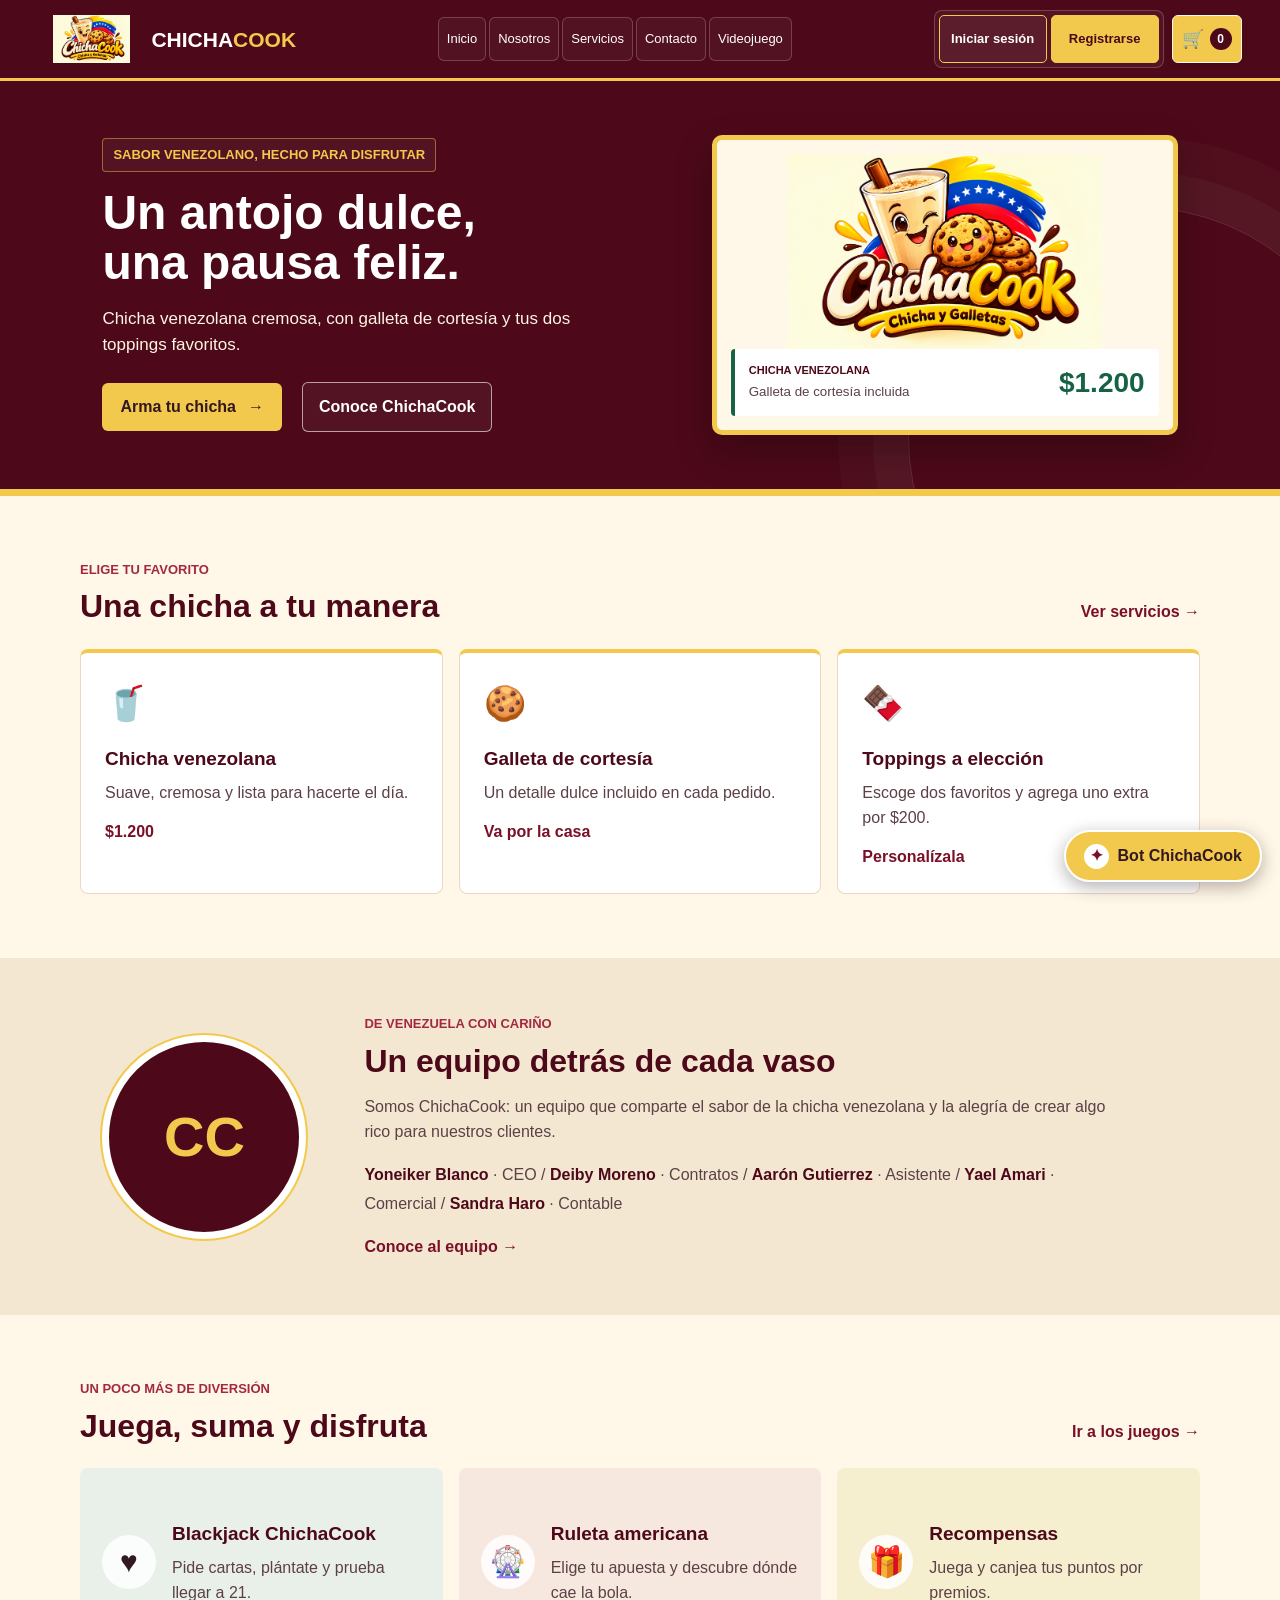
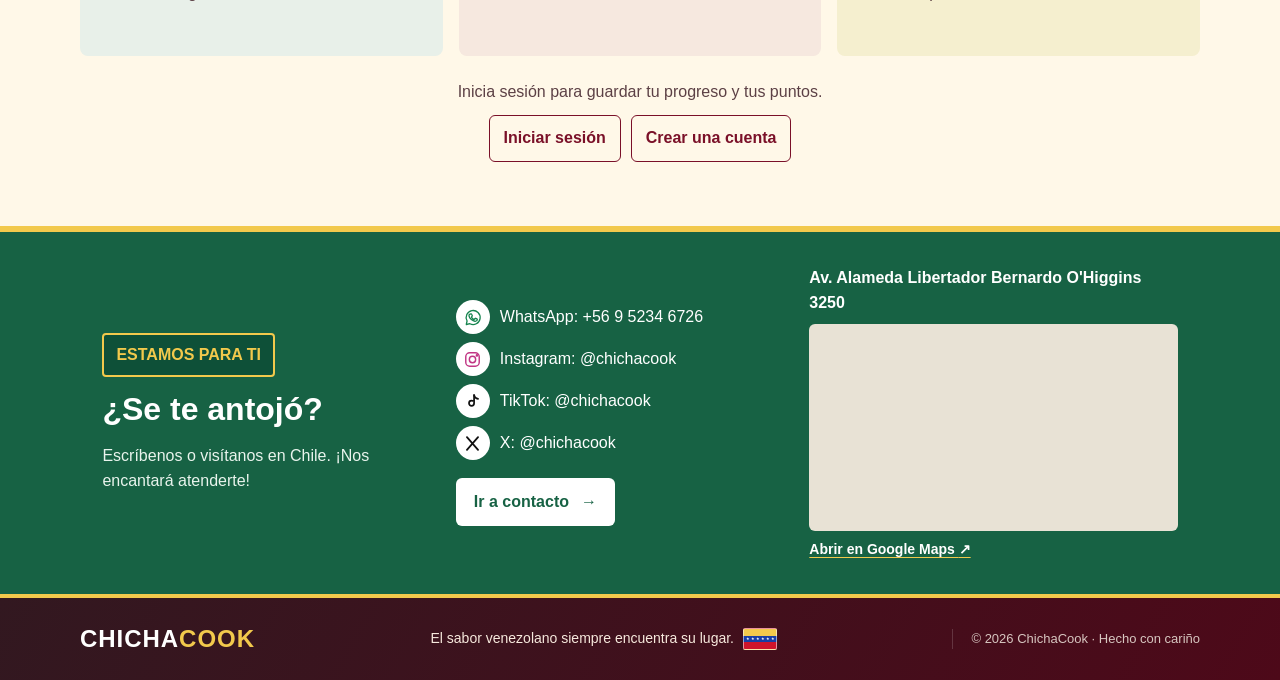
<file: index.html>
<!DOCTYPE html>
<html lang="es">
<head>
    <meta charset="UTF-8">
    <meta name="viewport" content="width=device-width, initial-scale=1.0">
    <link rel="icon" type="image/png" href="imagenes/ChichaCook.png">
    <title>ChichaCook</title>
    <link rel="stylesheet" href="css/style.css">
</head>
<body>

<header>
    <a class="logo" href="index.html" aria-label="ChichaCook, inicio">
        <img src="imagenes/ChichaCook.png" alt="Logotipo de ChichaCook" decoding="async">
        <span class="logo-name"><span>CHICHA</span><span class="logo-accent">COOK</span></span>
    </a>

    <button class="menu-toggle" type="button" onclick="toggleMenu()" aria-label="Abrir menú" aria-expanded="false" aria-controls="main-nav">
        <span class="menu-icon" aria-hidden="true"></span>
    </button>

    <nav class="main-nav" id="main-nav" aria-label="Navegación principal">
        <a href="index.html">Inicio</a>
        <a href="nosotros.html">Nosotros</a>
        <a href="servicios.html">Servicios</a>
        <a href="contacto.html">Contacto</a>
        <a href="videojuego.html">Videojuego</a>
</nav>

        <div class="header-actions">
                <nav class="account-nav" aria-label="Cuenta">
                        <a href="login.html">Iniciar sesión</a>
                        <a href="registrarse.html">Registrarse</a>
                </nav>
                <button type="button" onclick="mostrarCarrito()" aria-label="Mostrar carrito" aria-expanded="false"><span class="cart-icon" aria-hidden="true">🛒</span><b id="cantidad">0</b></button>
        </div>

</header>

<main class="home-page">
    <section class="home-banner" aria-labelledby="home-title">
        <div class="home-banner-copy">
            <p class="home-eyebrow">SABOR VENEZOLANO, HECHO PARA DISFRUTAR</p>
            <h1 id="home-title">Un antojo dulce,<br>una pausa feliz.</h1>
            <p>Chicha venezolana cremosa, con galleta de cortesía y tus dos toppings favoritos.</p>
            <div class="home-banner-actions">
                <a class="home-button" href="servicios.html">Arma tu chicha <span aria-hidden="true">→</span></a>
                <a class="home-text-link" href="#experiencias">Conoce ChichaCook</a>
            </div>
        </div>
        <div class="home-banner-product">
            <img src="imagenes/ChichaCook.png" alt="Ilustración de una chicha venezolana y galletas ChichaCook" decoding="async" fetchpriority="high">
            <div class="home-price-tag">
                <span>CHICHA VENEZOLANA</span>
                <strong>$1.200</strong>
                <small>Galleta de cortesía incluida</small>
            </div>
        </div>
    </section>

    <section class="home-section home-offer" id="servicios" aria-labelledby="services-title">
        <div class="home-section-heading">
            <div>
                <p class="home-kicker">ELIGE TU FAVORITO</p>
                <h2 id="services-title">Una chicha a tu manera</h2>
            </div>
            <a class="home-inline-link" href="servicios.html">Ver servicios <span aria-hidden="true">→</span></a>
        </div>
        <div class="home-offer-grid">
            <article class="home-offer-item">
                <span class="home-offer-icon" aria-hidden="true">🥤</span>
                <h3>Chicha venezolana</h3>
                <p>Suave, cremosa y lista para hacerte el día.</p>
                <strong>$1.200</strong>
            </article>
            <article class="home-offer-item">
                <span class="home-offer-icon" aria-hidden="true">🍪</span>
                <h3>Galleta de cortesía</h3>
                <p>Un detalle dulce incluido en cada pedido.</p>
                <strong>Va por la casa</strong>
            </article>
            <article class="home-offer-item">
                <span class="home-offer-icon" aria-hidden="true">🍫</span>
                <h3>Toppings a elección</h3>
                <p>Escoge dos favoritos y agrega uno extra por $200.</p>
                <strong>Personalízala</strong>
            </article>
        </div>
    </section>

    <section class="home-story" id="nosotros" aria-labelledby="story-title">
        <div class="home-story-mark" aria-hidden="true">CC</div>
        <div class="home-story-copy">
            <p class="home-kicker">DE VENEZUELA CON CARIÑO</p>
            <h2 id="story-title">Un equipo detrás de cada vaso</h2>
            <p>Somos ChichaCook: un equipo que comparte el sabor de la chicha venezolana y la alegría de crear algo rico para nuestros clientes.</p>
            <p class="home-team-list"><strong>Yoneiker Blanco</strong> · CEO <span aria-hidden="true">/</span> <strong>Deiby Moreno</strong> · Contratos <span aria-hidden="true">/</span> <strong>Aarón Gutierrez</strong> · Asistente <span aria-hidden="true">/</span> <strong>Yael Amari</strong> · Comercial <span aria-hidden="true">/</span> <strong>Sandra Haro</strong> · Contable</p>
            <a class="home-inline-link" href="nosotros.html">Conoce al equipo <span aria-hidden="true">→</span></a>
        </div>
    </section>

    <section class="home-section home-experiences" id="experiencias" aria-labelledby="experiences-title">
        <div class="home-section-heading">
            <div>
                <p class="home-kicker">UN POCO MÁS DE DIVERSIÓN</p>
                <h2 id="experiences-title">Juega, suma y disfruta</h2>
            </div>
            <a class="home-inline-link" href="videojuego.html">Ir a los juegos <span aria-hidden="true">→</span></a>
        </div>
        <div class="home-experience-grid">
            <article class="home-experience home-blackjack">
                <span aria-hidden="true">♥</span>
                <div>
                    <h3>Blackjack ChichaCook</h3>
                    <p>Pide cartas, plántate y prueba llegar a 21.</p>
                </div>
            </article>
            <article class="home-experience home-roulette">
                <span aria-hidden="true">🎡</span>
                <div>
                    <h3>Ruleta americana</h3>
                    <p>Elige tu apuesta y descubre dónde cae la bola.</p>
                </div>
            </article>
            <article class="home-experience home-reward">
                <span aria-hidden="true">🎁</span>
                <div>
                    <h3>Recompensas</h3>
                    <p>Juega y canjea tus puntos por premios.</p>
                </div>
            </article>
        </div>
        <p class="home-account-note" id="home-account-note">Inicia sesión para guardar tu progreso y tus puntos.</p>
        <div class="home-account-links">
            <a href="login.html">Iniciar sesión</a>
            <a href="registrarse.html">Crear una cuenta</a>
        </div>
    </section>

    <section class="home-contact" id="contacto" aria-labelledby="contact-title">
        <div>
            <p class="home-kicker">ESTAMOS PARA TI</p>
            <h2 id="contact-title">¿Se te antojó?</h2>
            <p>Escríbenos o visítanos en Chile. ¡Nos encantará atenderte!</p>
        </div>
        <div class="home-contact-details">
            <p><span class="social-icon social-whatsapp" aria-hidden="true"><svg viewBox="0 0 24 24" focusable="false"><path d="M5 19.2 5.8 16A8 8 0 1 1 9 19.1L5 20Z"/><path d="M9 8.5c.3-.7.6-.7 1-.7h.5c.2 0 .4.1.5.4l.7 1.6c.1.3.1.5-.1.7l-.6.7c-.2.2-.2.4 0 .7.6 1 1.4 1.7 2.4 2.2.3.1.5.1.7-.1l.8-.9c.2-.2.4-.3.7-.2l1.5.7c.3.1.4.3.4.5 0 .5-.2 1.1-.6 1.5-.5.5-1.3.8-2.1.7-1.1-.1-2.6-.7-4.1-2-1.3-1.1-2.2-2.5-2.5-3.5-.3-.8-.2-1.6.2-2.3Z"/></svg></span> WhatsApp: +56 9 5234 6726</p>
            <p><span class="social-icon social-instagram" aria-hidden="true"><svg viewBox="0 0 24 24" focusable="false"><rect x="3.5" y="3.5" width="17" height="17" rx="5"/><circle cx="12" cy="12" r="4"/><circle class="social-dot" cx="17.6" cy="6.8" r=".8"/></svg></span> Instagram: @chichacook</p>
            <p><span class="social-icon social-tiktok" aria-hidden="true"><svg viewBox="0 0 24 24" focusable="false"><path d="M14 4v10.2a3.2 3.2 0 1 1-3.2-3.2c.4 0 .8.1 1.2.2"/><path d="M14 4c.5 2.7 2.3 4.4 5 4.8"/></svg></span> TikTok: @chichacook</p>
            <p><span class="social-icon social-x" aria-hidden="true"><svg viewBox="0 0 24 24" focusable="false"><path d="m5 4 14 16M19 4 5 20"/></svg></span> X: @chichacook</p>
            <a class="home-button home-button-light" href="contacto.html">Ir a contacto <span aria-hidden="true">→</span></a>
        </div>
        <div class="home-contact-map">
            <h3>Av. Alameda Libertador Bernardo O'Higgins 3250</h3>
            <iframe
                src="https://maps.google.com/maps?q=Av.%20Alameda%20Libertador%20Bernardo%20O%27Higgins%203250%2C%20Estaci%C3%B3n%20Central%2C%20Santiago%20de%20Chile&amp;z=16&amp;output=embed"
                title="Mapa de Av. Alameda Libertador Bernardo O'Higgins 3250, Estación Central"
                loading="lazy"
                referrerpolicy="no-referrer-when-downgrade"></iframe>
            <a href="https://www.google.com/maps/search/?api=1&amp;query=Av.%20Alameda%20Libertador%20Bernardo%20O%27Higgins%203250%2C%20Estaci%C3%B3n%20Central%2C%20Santiago%20de%20Chile" target="_blank" rel="noopener noreferrer">Abrir en Google Maps <span aria-hidden="true">↗</span></a>
        </div>
    </section>
</main>

<footer class="site-footer">
    <a class="footer-brand" href="index.html">CHICHA<span>COOK</span></a>
    <p>El sabor venezolano siempre encuentra su lugar. <span class="bandera-venezuela" role="img" aria-label="Bandera de Venezuela"></span></p>
    <small>© 2026 ChichaCook · Hecho con cariño</small>
</footer>

<div id="carrito" class="carrito"></div>

<script src="js/script.js"></script>
</body>
</html>
</file>
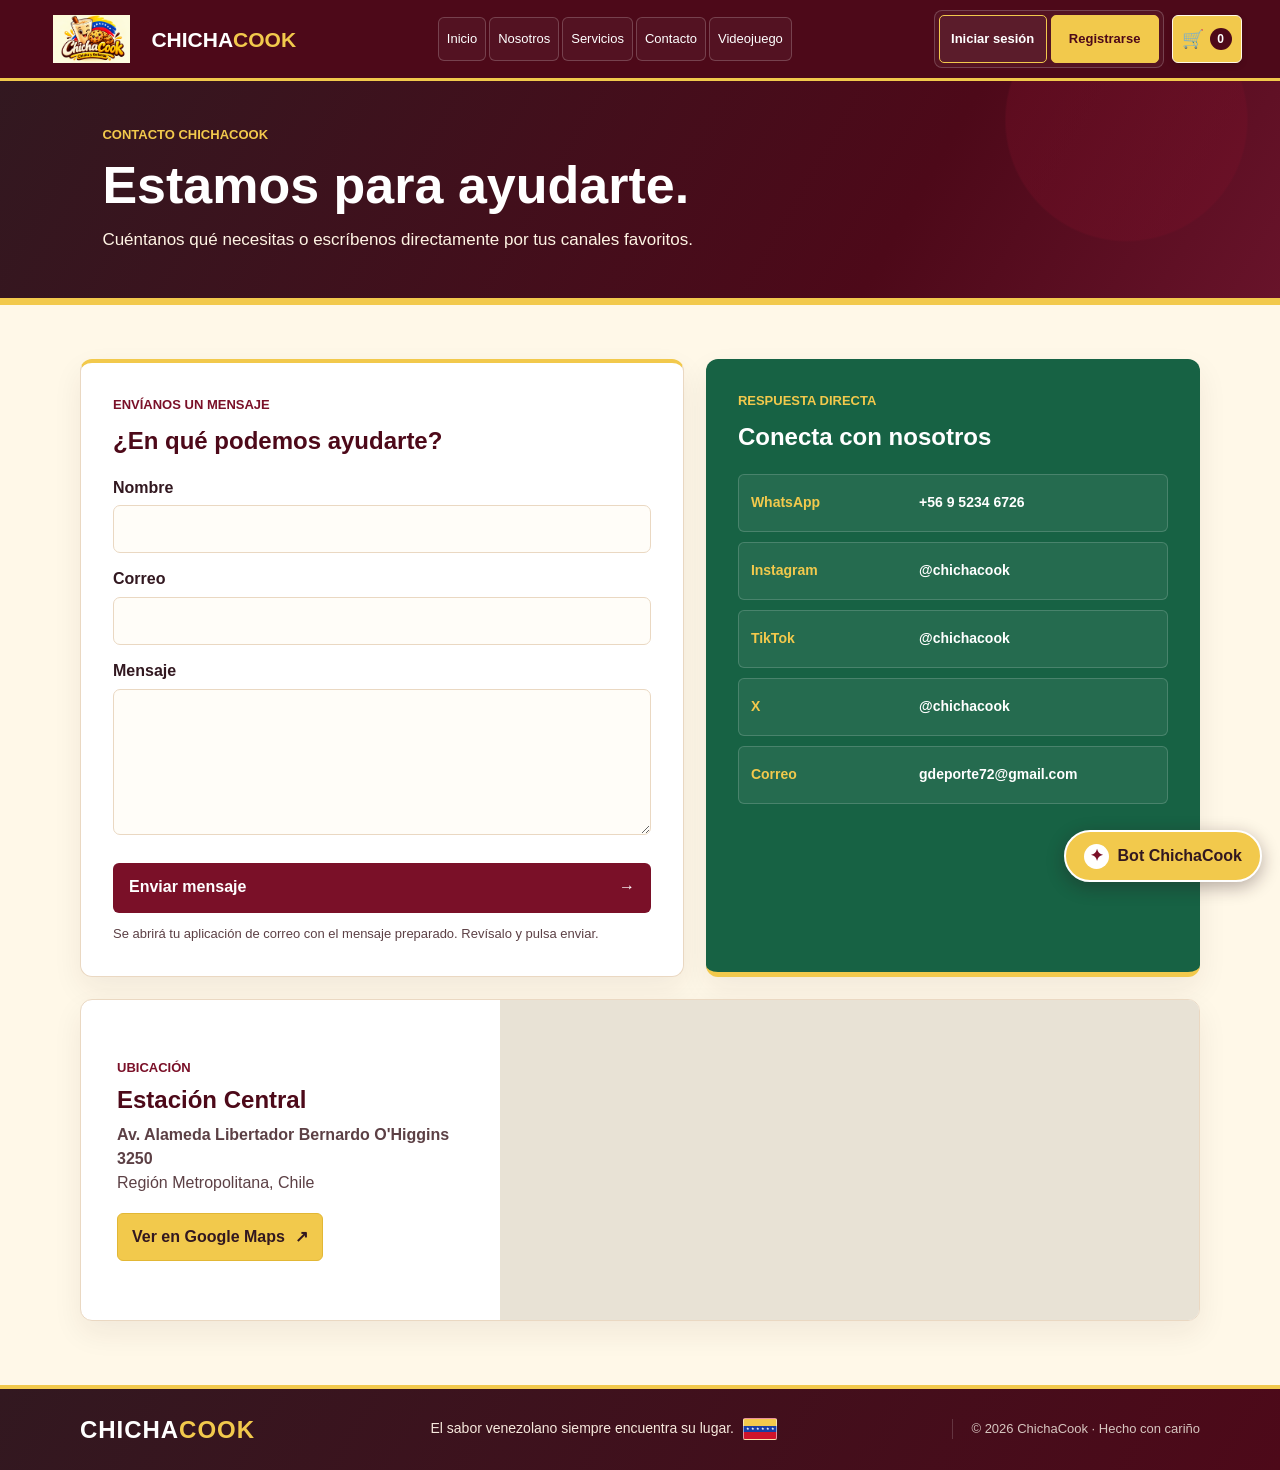
<file: contacto.html>
<!DOCTYPE html>
<html lang="es">
<head>
    <meta charset="UTF-8">
    <meta name="viewport" content="width=device-width, initial-scale=1.0">
    <link rel="icon" type="image/png" href="imagenes/ChichaCook.png">
    <title>Contacto - ChichaCook</title>
    <link rel="stylesheet" href="css/style.css">
</head>
<body>

<header>
    <a class="logo" href="index.html" aria-label="ChichaCook, inicio">
        <img src="imagenes/ChichaCook.png" alt="Logotipo de ChichaCook" decoding="async">
        <span class="logo-name"><span>CHICHA</span><span class="logo-accent">COOK</span></span>
    </a>

    <button class="menu-toggle" type="button" onclick="toggleMenu()" aria-label="Abrir menú" aria-expanded="false" aria-controls="main-nav">
        <span class="menu-icon" aria-hidden="true"></span>
    </button>

    <nav class="main-nav" id="main-nav" aria-label="Navegación principal">
                <a href="index.html">Inicio</a>
        <a href="nosotros.html">Nosotros</a>
        <a href="servicios.html">Servicios</a>
        <a href="contacto.html">Contacto</a>
        <a href="videojuego.html">Videojuego</a>
    </nav>

    <div class="header-actions">
        <nav class="account-nav" aria-label="Cuenta">
            <a href="login.html">Iniciar sesión</a>
            <a href="registrarse.html">Registrarse</a>
        </nav>
        <button type="button" onclick="mostrarCarrito()" aria-label="Mostrar carrito" aria-expanded="false"><span class="cart-icon" aria-hidden="true">🛒</span><b id="cantidad">0</b></button>
    </div>
</header>

<main class="contact-page">
    <section class="contact-hero" aria-labelledby="contact-page-title">
        <p class="services-eyebrow">CONTACTO CHICHACOOK</p>
        <h1 id="contact-page-title">Estamos para ayudarte.</h1>
        <p>Cuéntanos qué necesitas o escríbenos directamente por tus canales favoritos.</p>
    </section>

    <div class="contact-content">
        <div class="contact-grid">
            <section class="contact-form-panel" aria-labelledby="contact-form-title">
                <p class="services-eyebrow services-eyebrow-dark">ENVÍANOS UN MENSAJE</p>
                <h2 id="contact-form-title">¿En qué podemos ayudarte?</h2>
                <form onsubmit="enviar(event)">
                    <label for="nombre">Nombre</label>
                    <input id="nombre" name="nombre" type="text" autocomplete="name" required>

                    <label for="correo-contacto">Correo</label>
                    <input id="correo-contacto" name="correo" type="email" autocomplete="email" required>

                    <label for="mensaje-contacto">Mensaje</label>
                    <textarea id="mensaje-contacto" name="mensaje" rows="5" required></textarea>

                    <button class="boton contact-submit" type="submit">Enviar mensaje <span aria-hidden="true">→</span></button>
                    <p class="contact-mail-note">Se abrirá tu aplicación de correo con el mensaje preparado. Revísalo y pulsa enviar.</p>
                </form>
            </section>

            <aside class="contact-info-panel" aria-labelledby="contact-info-title">
                <p class="services-eyebrow">RESPUESTA DIRECTA</p>
                <h2 id="contact-info-title">Conecta con nosotros</h2>
                <div class="contact-channel contact-channel-static">
                    <span>WhatsApp</span><strong>+56 9 5234 6726</strong>
                </div>
                <div class="contact-channel contact-channel-static">
                    <span>Instagram</span><strong>@chichacook</strong>
                </div>
                <div class="contact-channel contact-channel-static">
                    <span>TikTok</span><strong>@chichacook</strong>
                </div>
                <div class="contact-channel contact-channel-static">
                    <span>X</span><strong>@chichacook</strong>
                </div>
                <div class="contact-channel contact-channel-static">
                    <span>Correo</span><strong>gdeporte72@gmail.com</strong>
                </div>
            </aside>

            <section class="contact-map-panel" aria-labelledby="contact-map-title">
                <div class="contact-map-copy">
                    <p class="services-eyebrow services-eyebrow-dark">UBICACIÓN</p>
                    <h2 id="contact-map-title">Estación Central</h2>
                    <p class="contact-address">Av. Alameda Libertador Bernardo O'Higgins 3250</p>
                    <p>Región Metropolitana, Chile</p>
                    <a class="contact-map-link" href="https://www.google.com/maps/search/?api=1&amp;query=Av.%20Alameda%20Libertador%20Bernardo%20O%27Higgins%203250%2C%20Estaci%C3%B3n%20Central%2C%20Santiago%20de%20Chile" target="_blank" rel="noopener noreferrer">Ver en Google Maps <span aria-hidden="true">↗</span></a>
                </div>
                <iframe
                    src="https://maps.google.com/maps?q=Av.%20Alameda%20Libertador%20Bernardo%20O%27Higgins%203250%2C%20Estaci%C3%B3n%20Central%2C%20Santiago%20de%20Chile&amp;z=16&amp;output=embed"
                    title="Mapa de Av. Alameda Libertador Bernardo O'Higgins 3250, Estación Central"
                    loading="lazy"
                    referrerpolicy="no-referrer-when-downgrade"></iframe>
            </section>
        </div>
    </div>
</main>

<footer class="site-footer">
    <a class="footer-brand" href="index.html">CHICHA<span>COOK</span></a>
    <p>El sabor venezolano siempre encuentra su lugar. <span class="bandera-venezuela" role="img" aria-label="Bandera de Venezuela"></span></p>
    <small>© 2026 ChichaCook · Hecho con cariño</small>
</footer>

<div id="carrito" class="carrito"></div>

<script src="js/script.js"></script>
</body>
</html>
</file>
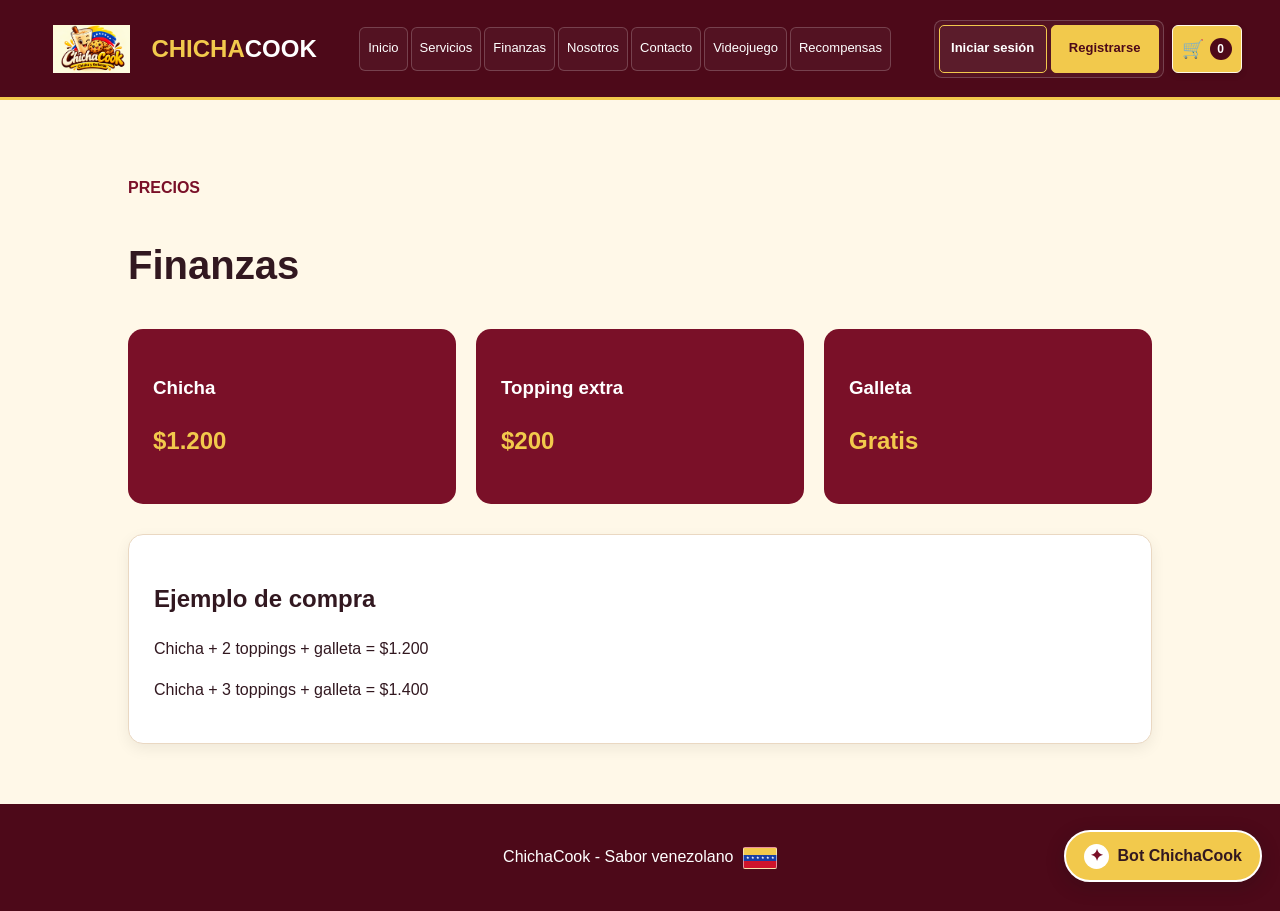
<file: finanzas.html>
<!DOCTYPE html>
<html lang="es">
<head>
    <meta charset="UTF-8">
    <meta name="viewport" content="width=device-width, initial-scale=1.0">
    <link rel="icon" type="image/jpeg" href="imagenes/ChichaCook.png">
    <title>Finanzas - ChichaCook</title>
    <link rel="stylesheet" href="css/style.css">
</head>
<body>

<header>
    <div class="logo">
        <img src="imagenes/ChichaCook.png" alt="Logo ChichaCook">
        <h2><span>CHICHA</span>COOK</h2>
    </div>

    <nav class="main-nav" aria-label="Navegación principal">
        <a href="index.html">Inicio</a>
        <a href="servicios.html">Servicios</a>
        <a href="finanzas.html">Finanzas</a>
        <a href="nosotros.html">Nosotros</a>
        <a href="contacto.html">Contacto</a>
        <a href="videojuego.html">Videojuego</a>
        <a href="recompensas.html">Recompensas</a>
    </nav>

    <div class="header-actions">
        <nav class="account-nav" aria-label="Cuenta">
            <a href="login.html">Iniciar sesión</a>
            <a href="registrarse.html">Registrarse</a>
        </nav>
        <button type="button" onclick="mostrarCarrito()" aria-label="Mostrar carrito">🛒 <b id="cantidad">0</b></button>
    </div>
</header>

<section class="seccion">
    <p class="amarillo">PRECIOS</p>
    <h1>Finanzas</h1>

    <div class="tarjetas">
        <div class="precio">
            <h3>Chicha</h3>
            <h2>$1.200</h2>
        </div>

        <div class="precio">
            <h3>Topping extra</h3>
            <h2>$200</h2>
        </div>

        <div class="precio">
            <h3>Galleta</h3>
            <h2>Gratis</h2>
        </div>
    </div>

    <div class="tarjeta">
        <h2>Ejemplo de compra</h2>
        <p>Chicha + 2 toppings + galleta = $1.200</p>
        <p>Chicha + 3 toppings + galleta = $1.400</p>
    </div>
</section>

<footer>
    <p>ChichaCook - Sabor venezolano <span class="bandera-venezuela" role="img" aria-label="Bandera de Venezuela"></span></p>
</footer>

<div id="carrito" class="carrito"></div>

<script src="js/script.js"></script>
</body>
</html>
</file>
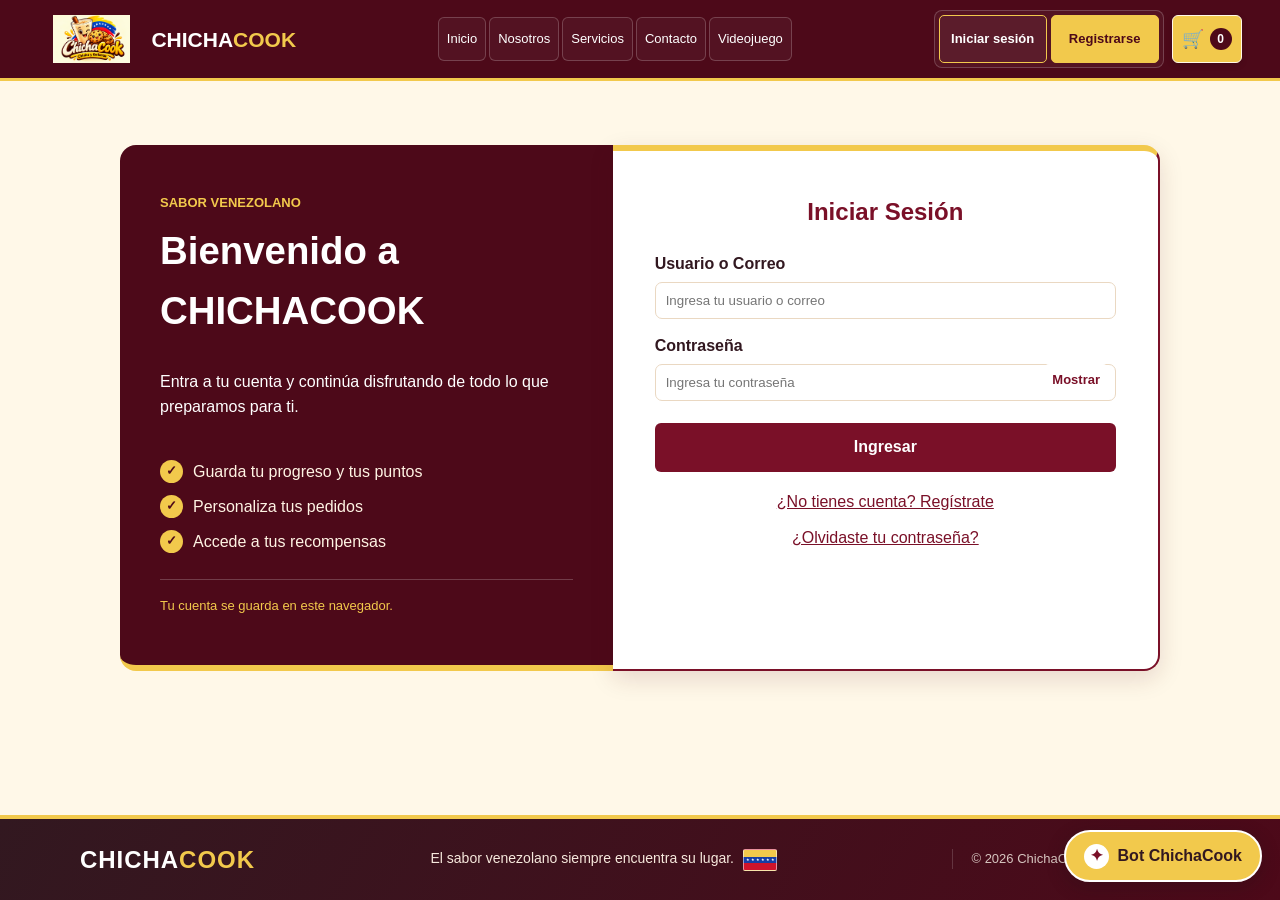
<file: login.html>
<!DOCTYPE html>
<html lang="es">
<head>
    <meta charset="UTF-8">
    <meta name="viewport" content="width=device-width, initial-scale=1.0">
    <link rel="stylesheet" href="css/style.css">
    <link rel="icon" type="image/png" href="imagenes/ChichaCook.png">
    <title>Iniciar Sesión</title>
</head>
<body>

  <header>
    <a class="logo" href="index.html" aria-label="ChichaCook, inicio">
      <img src="imagenes/ChichaCook.png" alt="Logotipo de ChichaCook" decoding="async">
      <span class="logo-name"><span>CHICHA</span><span class="logo-accent">COOK</span></span>
    </a>

    <button class="menu-toggle" type="button" onclick="toggleMenu()" aria-label="Abrir menú" aria-expanded="false" aria-controls="main-nav">
      <span class="menu-icon" aria-hidden="true"></span>
    </button>

    <nav class="main-nav" id="main-nav" aria-label="Navegación principal">
               <a href="index.html">Inicio</a>
        <a href="nosotros.html">Nosotros</a>
        <a href="servicios.html">Servicios</a>
        <a href="contacto.html">Contacto</a>
        <a href="videojuego.html">Videojuego</a>
    </nav>

    <div class="header-actions">
      <nav class="account-nav" aria-label="Cuenta">
        <a href="login.html">Iniciar sesión</a>
        <a href="registrarse.html">Registrarse</a>
      </nav>
      <button type="button" onclick="mostrarCarrito()" aria-label="Mostrar carrito" aria-expanded="false"><span class="cart-icon" aria-hidden="true">🛒</span><b id="cantidad">0</b></button>
    </div>

</header>

  <main>
    <section>
    <div class="login-container">
    <div class="auth-welcome">
      <p class="auth-eyebrow">SABOR VENEZOLANO</p>
      <h1>Bienvenido a CHICHACOOK</h1>
      <p>Entra a tu cuenta y continúa disfrutando de todo lo que preparamos para ti.</p>
      <ul class="auth-benefits">
        <li><span aria-hidden="true">✓</span> Guarda tu progreso y tus puntos</li>
        <li><span aria-hidden="true">✓</span> Personaliza tus pedidos</li>
        <li><span aria-hidden="true">✓</span> Accede a tus recompensas</li>
      </ul>
      <p class="auth-storage-note">Tu cuenta se guarda en este navegador.</p>
    </div>
    <form class="login-form">
      <h2>Iniciar Sesión</h2>
      
      <div class="input-group">
        <label for="username">Usuario o Correo</label>
        <input type="text" id="username" name="username" placeholder="Ingresa tu usuario o correo" autocomplete="username" required>
      </div>

      <div class="input-group">
        <label for="password">Contraseña</label>
        <div class="password-field">
          <input type="password" id="password" name="password" placeholder="Ingresa tu contraseña" autocomplete="current-password" required>
          <button class="password-toggle" type="button" aria-controls="password" aria-pressed="false">Mostrar</button>
        </div>
      </div>

      <button type="submit" class="btn-submit">Ingresar</button>

      <div class="form-footer">
        <a href="registrarse.html">¿No tienes cuenta? Regístrate</a>
        <button type="button" class="recovery-link" id="open-password-recovery">¿Olvidaste tu contraseña?</button>
      </div>
    </form>
    </div>
  </section>
  </main>

  <dialog class="recovery-dialog" id="password-recovery-dialog" aria-labelledby="recovery-title">
    <form class="recovery-form" id="password-recovery-form">
      <button type="button" class="recovery-close" id="close-password-recovery" aria-label="Cerrar">&times;</button>
      <h2 id="recovery-title">Restablecer contraseña</h2>
      <p class="recovery-notice">Las cuentas se guardan en este navegador. No se enviará un correo de verificación.</p>

      <div class="input-group">
        <label for="recovery-email">Correo electrónico de tu cuenta</label>
        <input type="email" id="recovery-email" name="email" autocomplete="email" required>
      </div>

      <div class="input-group">
        <label for="recovery-password">Nueva contraseña</label>
        <input type="password" id="recovery-password" name="password" autocomplete="new-password" required>
      </div>

      <div class="input-group">
        <label for="recovery-password-confirm">Confirma la nueva contraseña</label>
        <input type="password" id="recovery-password-confirm" name="passwordConfirm" autocomplete="new-password" required>
      </div>

      <p class="recovery-message" id="recovery-message" role="status" aria-live="polite"></p>
      <button type="submit" class="btn-submit">Guardar nueva contraseña</button>
    </form>
  </dialog>

  <footer class="site-footer">
    <a class="footer-brand" href="index.html">CHICHA<span>COOK</span></a>
    <p>El sabor venezolano siempre encuentra su lugar. <span class="bandera-venezuela" role="img" aria-label="Bandera de Venezuela"></span></p>
    <small>© 2026 ChichaCook · Hecho con cariño</small>
  </footer>

  <div id="carrito" class="carrito"></div>
    <script src="js/script.js"></script>
</body>
</html>
</file>
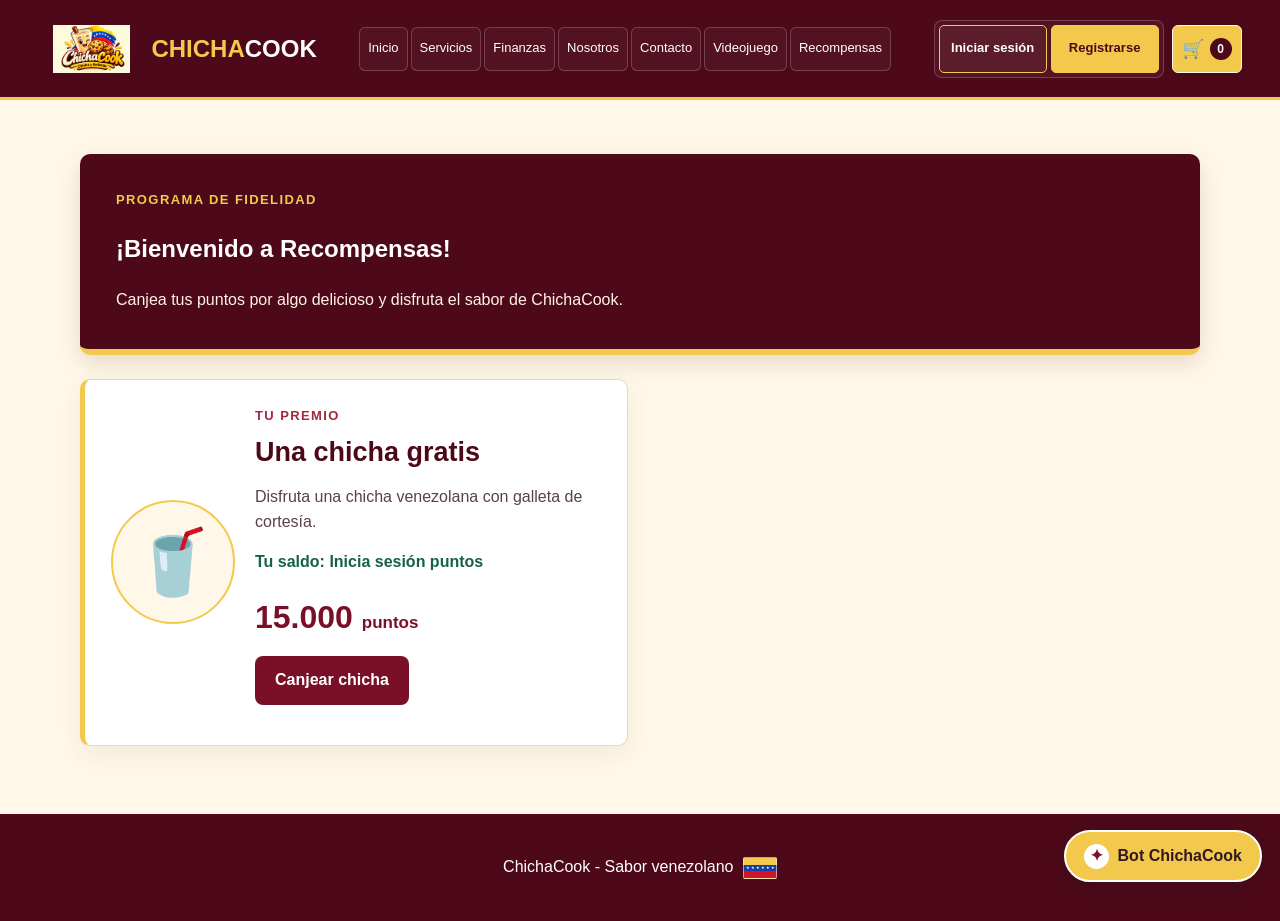
<file: recompensas.html>
<!DOCTYPE html>
<html lang="es">
<head>
    <meta charset="UTF-8">
    <meta name="viewport" content="width=device-width, initial-scale=1.0">
    <link rel="icon" type="image/jpeg" href="imagenes/ChichaCook.png">
    <link rel="stylesheet" href="css/style.css">
    <title>Recompensas - ChichaCook</title>
</head>
<body>
<header>
    <div class="logo">
        <img src="imagenes/ChichaCook.png" alt="Logo ChichaCook">
        <h2><span>CHICHA</span>COOK</h2>
    </div>

    <nav class="main-nav" aria-label="Navegación principal">
        <a href="index.html">Inicio</a>
        <a href="servicios.html">Servicios</a>
        <a href="finanzas.html">Finanzas</a>
        <a href="nosotros.html">Nosotros</a>
        <a href="contacto.html">Contacto</a>
        <a href="videojuego.html">Videojuego</a>
        <a href="recompensas.html" aria-current="page">Recompensas</a>
    </nav>

    <div class="header-actions">
        <nav class="account-nav" aria-label="Cuenta">
            <a href="login.html">Iniciar sesión</a>
            <a href="registrarse.html">Registrarse</a>
        </nav>
        <button type="button" onclick="mostrarCarrito()" aria-label="Mostrar carrito">🛒 <b id="cantidad">0</b></button>
    </div>
</header>

<main class="rewards-page">
    <section class="rewards-welcome">
        <p class="rewards-eyebrow">PROGRAMA DE FIDELIDAD</p>
        <h1>¡Bienvenido a Recompensas!</h1>
        <p>Canjea tus puntos por algo delicioso y disfruta el sabor de ChichaCook.</p>
    </section>

    <section class="reward-card" aria-labelledby="reward-title">
        <div class="reward-icon" aria-hidden="true">🥤</div>
        <div class="reward-details">
            <p class="rewards-eyebrow">TU PREMIO</p>
            <h2 id="reward-title">Una chicha gratis</h2>
            <p>Disfruta una chicha venezolana con galleta de cortesía.</p>
            <p class="reward-balance">Tu saldo: <strong id="reward-points">0</strong> puntos</p>
            <p class="reward-cost">15.000 <span>puntos</span></p>
            <button id="redeem-reward" class="boton" type="button">Canjear chicha</button>
            <p id="redeem-message" class="redeem-message" role="status" aria-live="polite"></p>
        </div>
    </section>
</main>

<footer>
    <p>ChichaCook - Sabor venezolano <span class="bandera-venezuela" role="img" aria-label="Bandera de Venezuela"></span></p>
</footer>

<div id="carrito" class="carrito"></div>
<script src="js/script.js"></script>
</body>
</html>
</file>
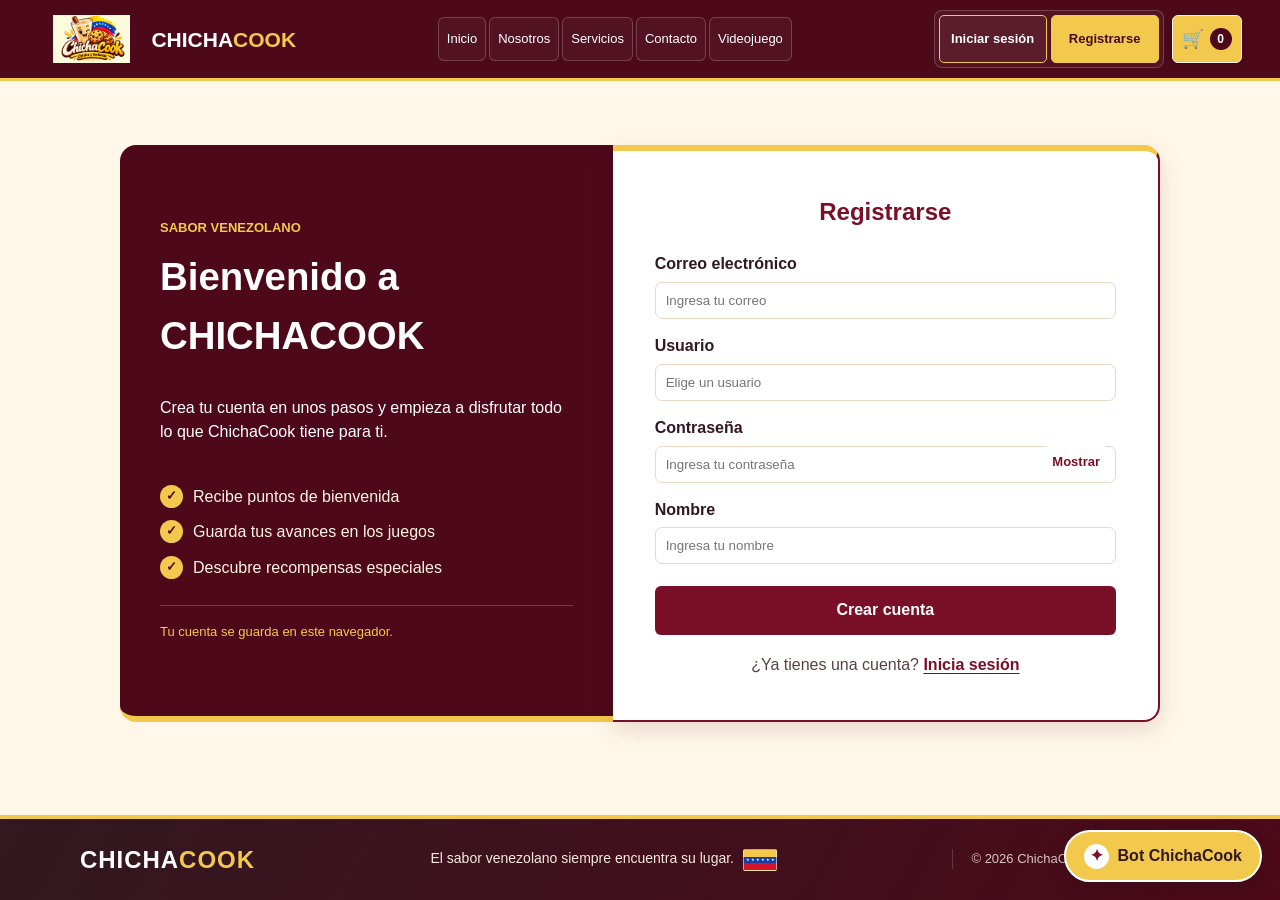
<file: registrarse.html>
<!DOCTYPE html>
<html lang="es">
<head>
    <meta charset="UTF-8">
    <meta name="viewport" content="width=device-width, initial-scale=1.0">
    <link rel="stylesheet" href="css/style.css">
    <link rel="icon" type="image/png" href="imagenes/ChichaCook.png">
    <title>Registrarse</title>
</head>
<body>

  <header>
    <a class="logo" href="index.html" aria-label="ChichaCook, inicio">
      <img src="imagenes/ChichaCook.png" alt="Logotipo de ChichaCook" decoding="async">
      <span class="logo-name"><span>CHICHA</span><span class="logo-accent">COOK</span></span>
    </a>

    <button class="menu-toggle" type="button" onclick="toggleMenu()" aria-label="Abrir menú" aria-expanded="false" aria-controls="main-nav">
      <span class="menu-icon" aria-hidden="true"></span>
    </button>

    <nav class="main-nav" id="main-nav" aria-label="Navegación principal">
                <a href="index.html">Inicio</a>
        <a href="nosotros.html">Nosotros</a>
        <a href="servicios.html">Servicios</a>
        <a href="contacto.html">Contacto</a>
        <a href="videojuego.html">Videojuego</a>
    </nav>

    <div class="header-actions">
        <nav class="account-nav" aria-label="Cuenta">
            <a href="login.html">Iniciar sesión</a>
            <a href="registrarse.html">Registrarse</a>
        </nav>
        <button type="button" onclick="mostrarCarrito()" aria-label="Mostrar carrito" aria-expanded="false"><span class="cart-icon" aria-hidden="true">🛒</span><b id="cantidad">0</b></button>
    </div>

</header>

  <main>
    <section>
    <div class="login-container">
    <div class="auth-welcome">
      <p class="auth-eyebrow">SABOR VENEZOLANO</p>
      <h1>Bienvenido a CHICHACOOK</h1>
      <p>Crea tu cuenta en unos pasos y empieza a disfrutar todo lo que ChichaCook tiene para ti.</p>
      <ul class="auth-benefits">
        <li><span aria-hidden="true">✓</span> Recibe puntos de bienvenida</li>
        <li><span aria-hidden="true">✓</span> Guarda tus avances en los juegos</li>
        <li><span aria-hidden="true">✓</span> Descubre recompensas especiales</li>
      </ul>
      <p class="auth-storage-note">Tu cuenta se guarda en este navegador.</p>
    </div>
    <form class="register-form">
      <h2>Registrarse</h2>
      
      <div class="input-group">
        <label for="email">Correo electrónico</label>
        <input type="email" id="email" name="email" placeholder="Ingresa tu correo" autocomplete="email" required>
      </div>

      <div class="input-group">
        <label for="register-username">Usuario</label>
        <input type="text" id="register-username" name="username" placeholder="Elige un usuario" autocomplete="username" required>
      </div>


      <div class="input-group">
        <label for="register-password">Contraseña</label>
        <div class="password-field">
          <input type="password" id="register-password" name="password" placeholder="Ingresa tu contraseña" autocomplete="new-password" required>
          <button class="password-toggle" type="button" aria-controls="register-password" aria-pressed="false">Mostrar</button>
        </div>
      </div>

      <div class="input-group">
        <label for="display-name">Nombre</label>
        <input type="text" id="display-name" name="displayName" placeholder="Ingresa tu nombre" autocomplete="name" required>
      </div>

      <button type="submit" class="btn-submit">Crear cuenta</button>
      <p class="auth-switch">¿Ya tienes una cuenta? <a href="login.html">Inicia sesión</a></p>
    </form>
    </div>
  </section>
  </main>

  <footer class="site-footer">
    <a class="footer-brand" href="index.html">CHICHA<span>COOK</span></a>
    <p>El sabor venezolano siempre encuentra su lugar. <span class="bandera-venezuela" role="img" aria-label="Bandera de Venezuela"></span></p>
    <small>© 2026 ChichaCook · Hecho con cariño</small>
  </footer>

  <div id="carrito" class="carrito"></div>
    <script src="js/script.js"></script>
</body>
</html>
</file>
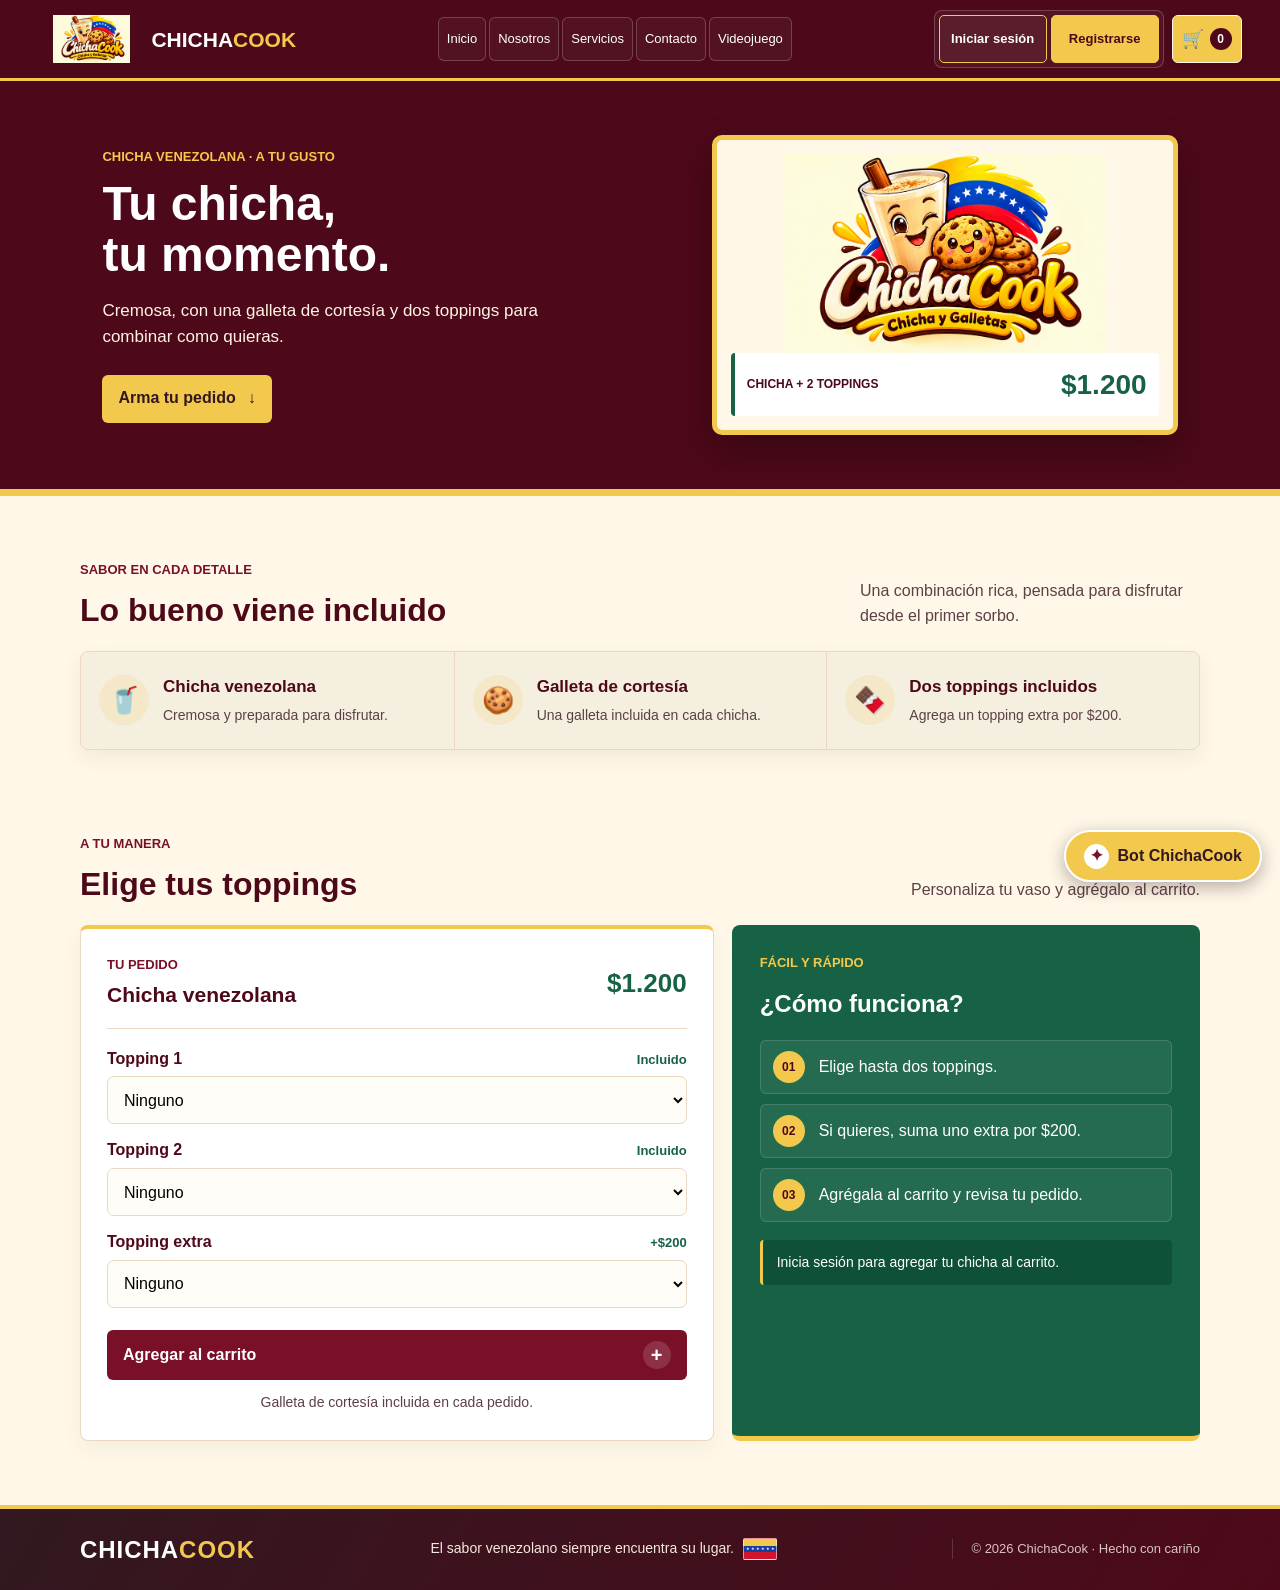
<file: servicios.html>
<!DOCTYPE html>
<html lang="es">
<head>
    <meta charset="UTF-8">
    <meta name="viewport" content="width=device-width, initial-scale=1.0">
    <link rel="icon" type="image/png" href="imagenes/ChichaCook.png">
    <title>Servicios - ChichaCook</title>
    <link rel="stylesheet" href="css/style.css">
</head>
<body>

<header>
    <a class="logo" href="index.html" aria-label="ChichaCook, inicio">
        <img src="imagenes/ChichaCook.png" alt="Logotipo de ChichaCook" decoding="async">
        <span class="logo-name"><span>CHICHA</span><span class="logo-accent">COOK</span></span>
    </a>

    <button class="menu-toggle" type="button" onclick="toggleMenu()" aria-label="Abrir menú" aria-expanded="false" aria-controls="main-nav">
        <span class="menu-icon" aria-hidden="true"></span>
    </button>

    <nav class="main-nav" id="main-nav" aria-label="Navegación principal">
               <a href="index.html">Inicio</a>
        <a href="nosotros.html">Nosotros</a>
        <a href="servicios.html">Servicios</a>
        <a href="contacto.html">Contacto</a>
        <a href="videojuego.html">Videojuego</a>
    </nav>

    <div class="header-actions">
        <nav class="account-nav" aria-label="Cuenta">
            <a href="login.html">Iniciar sesión</a>
            <a href="registrarse.html">Registrarse</a>
        </nav>
        <button type="button" onclick="mostrarCarrito()" aria-label="Mostrar carrito" aria-expanded="false"><span class="cart-icon" aria-hidden="true">🛒</span><b id="cantidad">0</b></button>
    </div>
</header>

<main class="services-page">
    <section class="services-hero" aria-labelledby="services-title">
        <div class="services-hero-copy">
            <p class="services-eyebrow">CHICHA VENEZOLANA · A TU GUSTO</p>
            <h1 id="services-title">Tu chicha,<br>tu momento.</h1>
            <p>Cremosa, con una galleta de cortesía y dos toppings para combinar como quieras.</p>
            <a class="services-hero-link" href="#arma-tu-chicha">Arma tu pedido <span aria-hidden="true">↓</span></a>
        </div>
        <div class="services-hero-art">
            <img src="imagenes/ChichaCook.png" alt="Chicha venezolana con galletas ChichaCook" decoding="async" fetchpriority="high">
            <div class="services-hero-price">
                <span>CHICHA + 2 TOPPINGS</span>
                <strong>$1.200</strong>
            </div>
        </div>
    </section>

    <section class="services-inclusions" aria-labelledby="inclusions-title">
        <div class="services-section-heading">
            <div>
                <p class="services-eyebrow services-eyebrow-dark">SABOR EN CADA DETALLE</p>
                <h2 id="inclusions-title">Lo bueno viene incluido</h2>
            </div>
            <p>Una combinación rica, pensada para disfrutar desde el primer sorbo.</p>
        </div>
        <div class="services-perks">
            <article class="services-perk">
                <span class="services-perk-icon" aria-hidden="true">🥤</span>
                <div>
                    <h3>Chicha venezolana</h3>
                    <p>Cremosa y preparada para disfrutar.</p>
                </div>
            </article>
            <article class="services-perk">
                <span class="services-perk-icon" aria-hidden="true">🍪</span>
                <div>
                    <h3>Galleta de cortesía</h3>
                    <p>Una galleta incluida en cada chicha.</p>
                </div>
            </article>
            <article class="services-perk">
                <span class="services-perk-icon" aria-hidden="true">🍫</span>
                <div>
                    <h3>Dos toppings incluidos</h3>
                    <p>Agrega un topping extra por $200.</p>
                </div>
            </article>
        </div>
    </section>

    <section class="services-order" id="arma-tu-chicha" aria-labelledby="order-title">
        <div class="services-section-heading">
            <div>
                <p class="services-eyebrow services-eyebrow-dark">A TU MANERA</p>
                <h2 id="order-title">Elige tus toppings</h2>
            </div>
            <p>Personaliza tu vaso y agrégalo al carrito.</p>
        </div>
        <div class="services-order-layout">
            <div class="services-configurator">
                <div class="services-configurator-heading">
                    <div>
                        <p class="services-eyebrow services-eyebrow-dark">TU PEDIDO</p>
                        <h3>Chicha venezolana</h3>
                    </div>
                    <strong class="services-configurator-price">$1.200</strong>
                </div>

                <label for="topping1">Topping 1 <span>Incluido</span></label>
                <select id="topping1">
                    <option>Ninguno</option>
                    <option>Oreo</option>
                    <option>M&amp;M</option>
                    <option>Chispas de chocolate</option>
                </select>

                <label for="topping2">Topping 2 <span>Incluido</span></label>
                <select id="topping2">
                    <option>Ninguno</option>
                    <option>M&amp;M</option>
                    <option>Oreo</option>
                    <option>Chispas de chocolate</option>
                </select>

                <label for="extra">Topping extra <span>+$200</span></label>
                <select id="extra">
                    <option>Ninguno</option>
                    <option>Oreo</option>
                    <option>M&amp;M</option>
                    <option>Chispas de chocolate</option>
                </select>

                <button class="boton services-add-button" type="button" onclick="agregar()">
                    Agregar al carrito <span aria-hidden="true">+</span>
                </button>
                <p class="services-configurator-note">Galleta de cortesía incluida en cada pedido.</p>
            </div>

            <aside class="services-order-guide" aria-labelledby="order-guide-title">
                <p class="services-eyebrow">FÁCIL Y RÁPIDO</p>
                <h3 id="order-guide-title">¿Cómo funciona?</h3>
                <ol>
                    <li><span>01</span> Elige hasta dos toppings.</li>
                    <li><span>02</span> Si quieres, suma uno extra por $200.</li>
                    <li><span>03</span> Agrégala al carrito y revisa tu pedido.</li>
                </ol>
                <p class="services-login-note">Inicia sesión para agregar tu chicha al carrito.</p>
            </aside>
        </div>
    </section>
</main>

<footer class="site-footer">
    <a class="footer-brand" href="index.html">CHICHA<span>COOK</span></a>
    <p>El sabor venezolano siempre encuentra su lugar. <span class="bandera-venezuela" role="img" aria-label="Bandera de Venezuela"></span></p>
    <small>© 2026 ChichaCook · Hecho con cariño</small>
</footer>

<div id="carrito" class="carrito"></div>

<script src="js/script.js"></script>
</body>
</html>
</file>
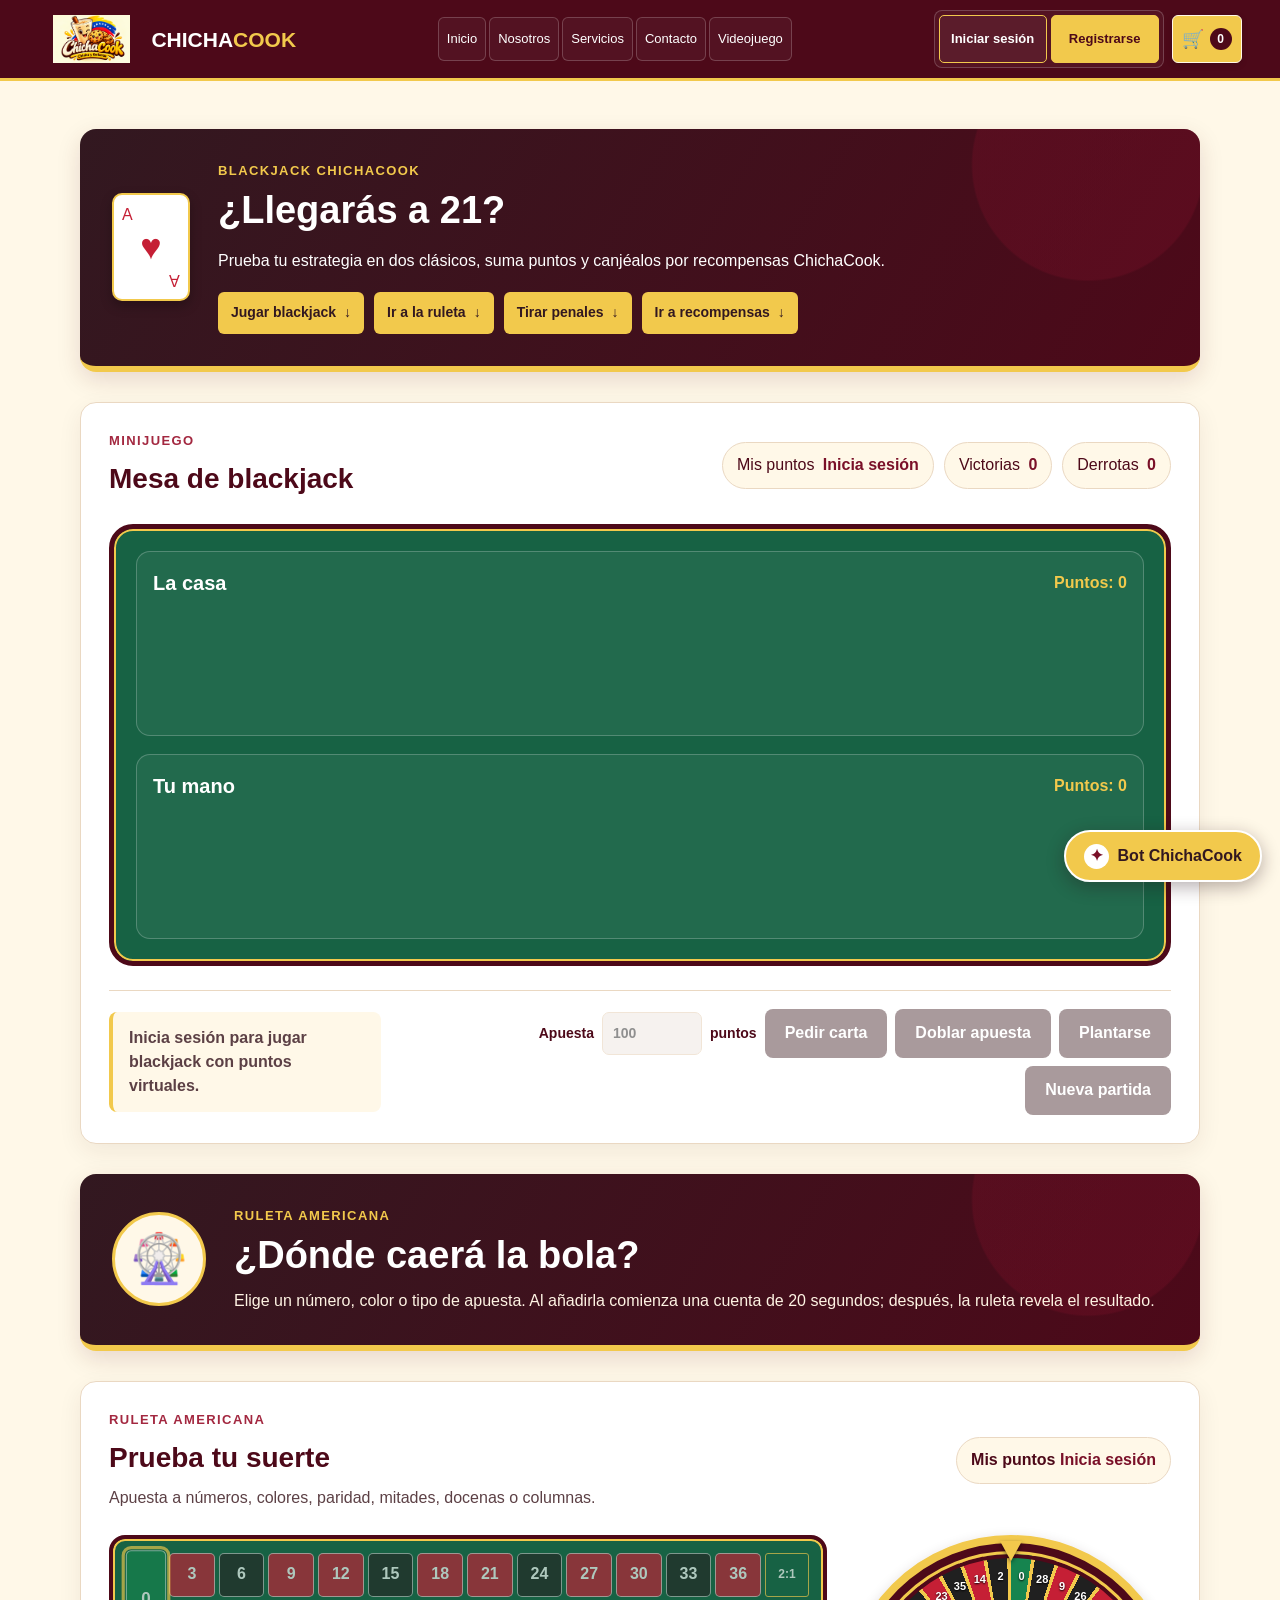
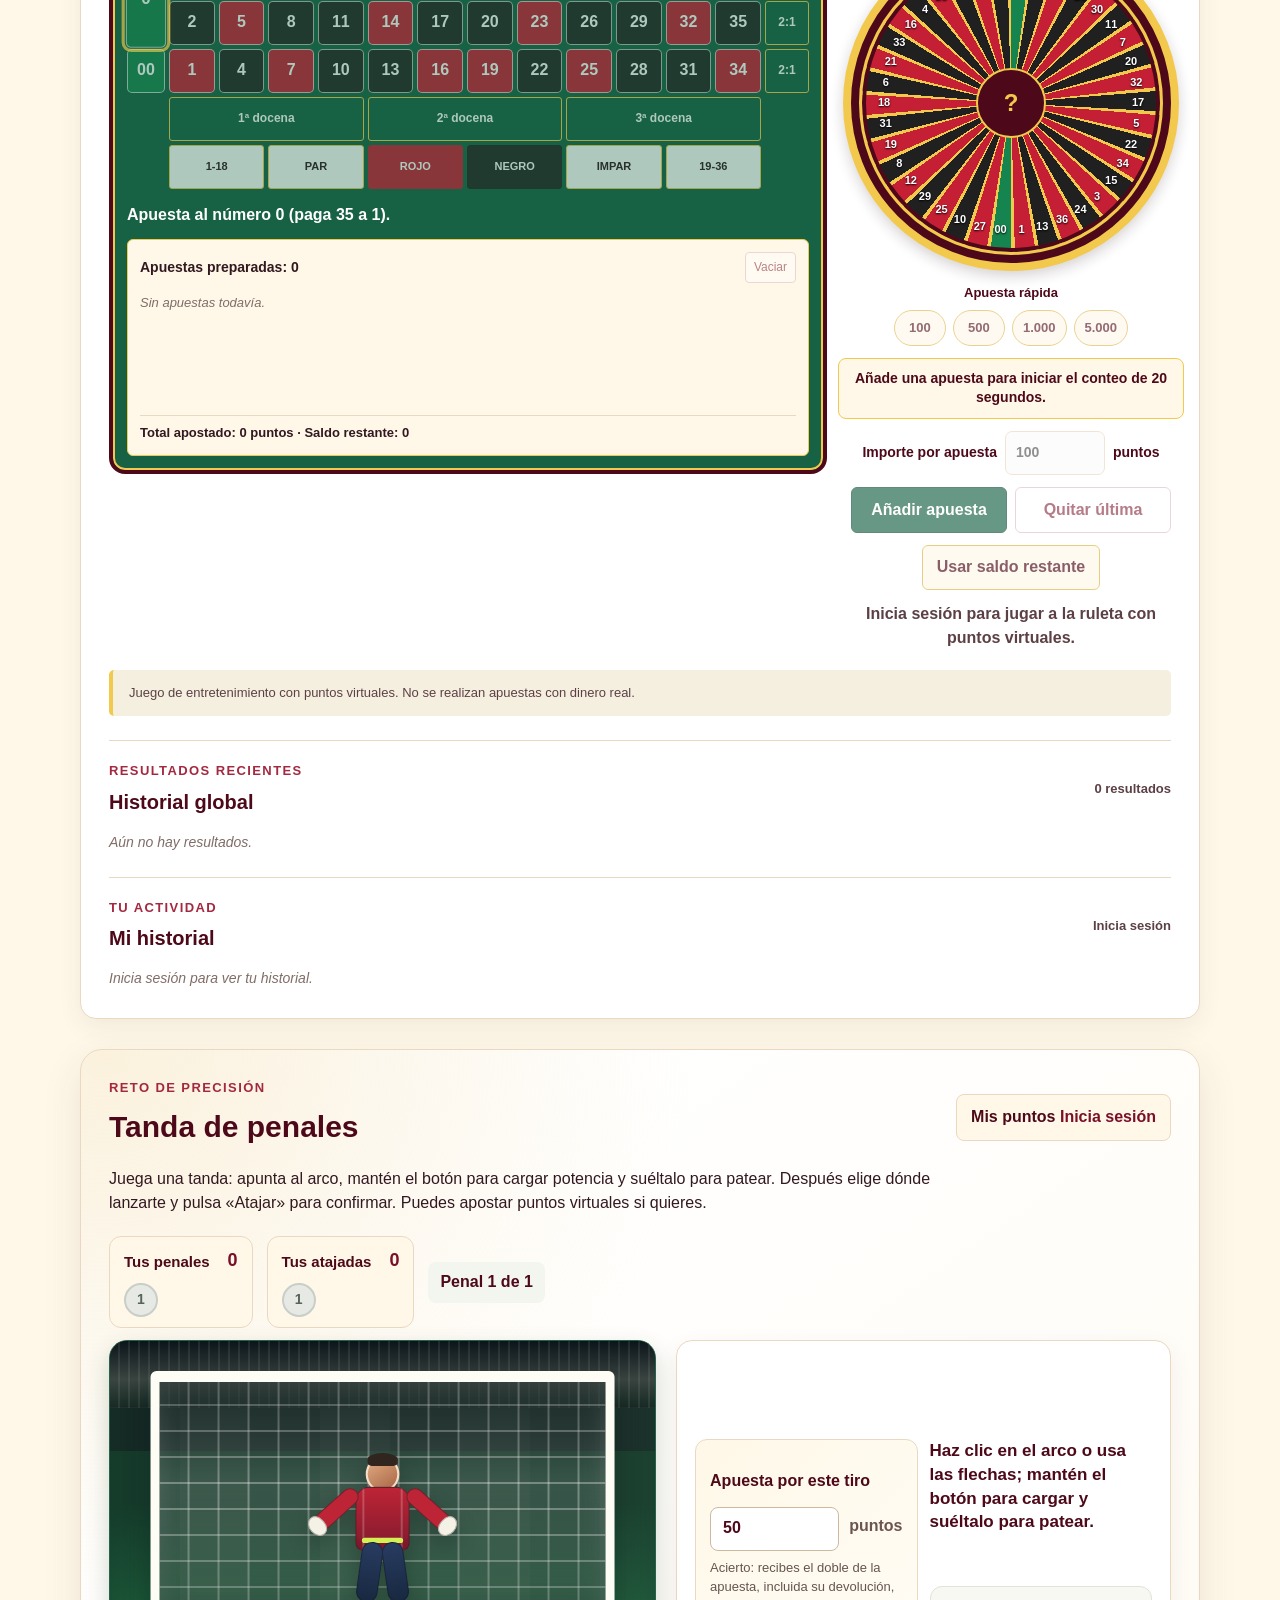
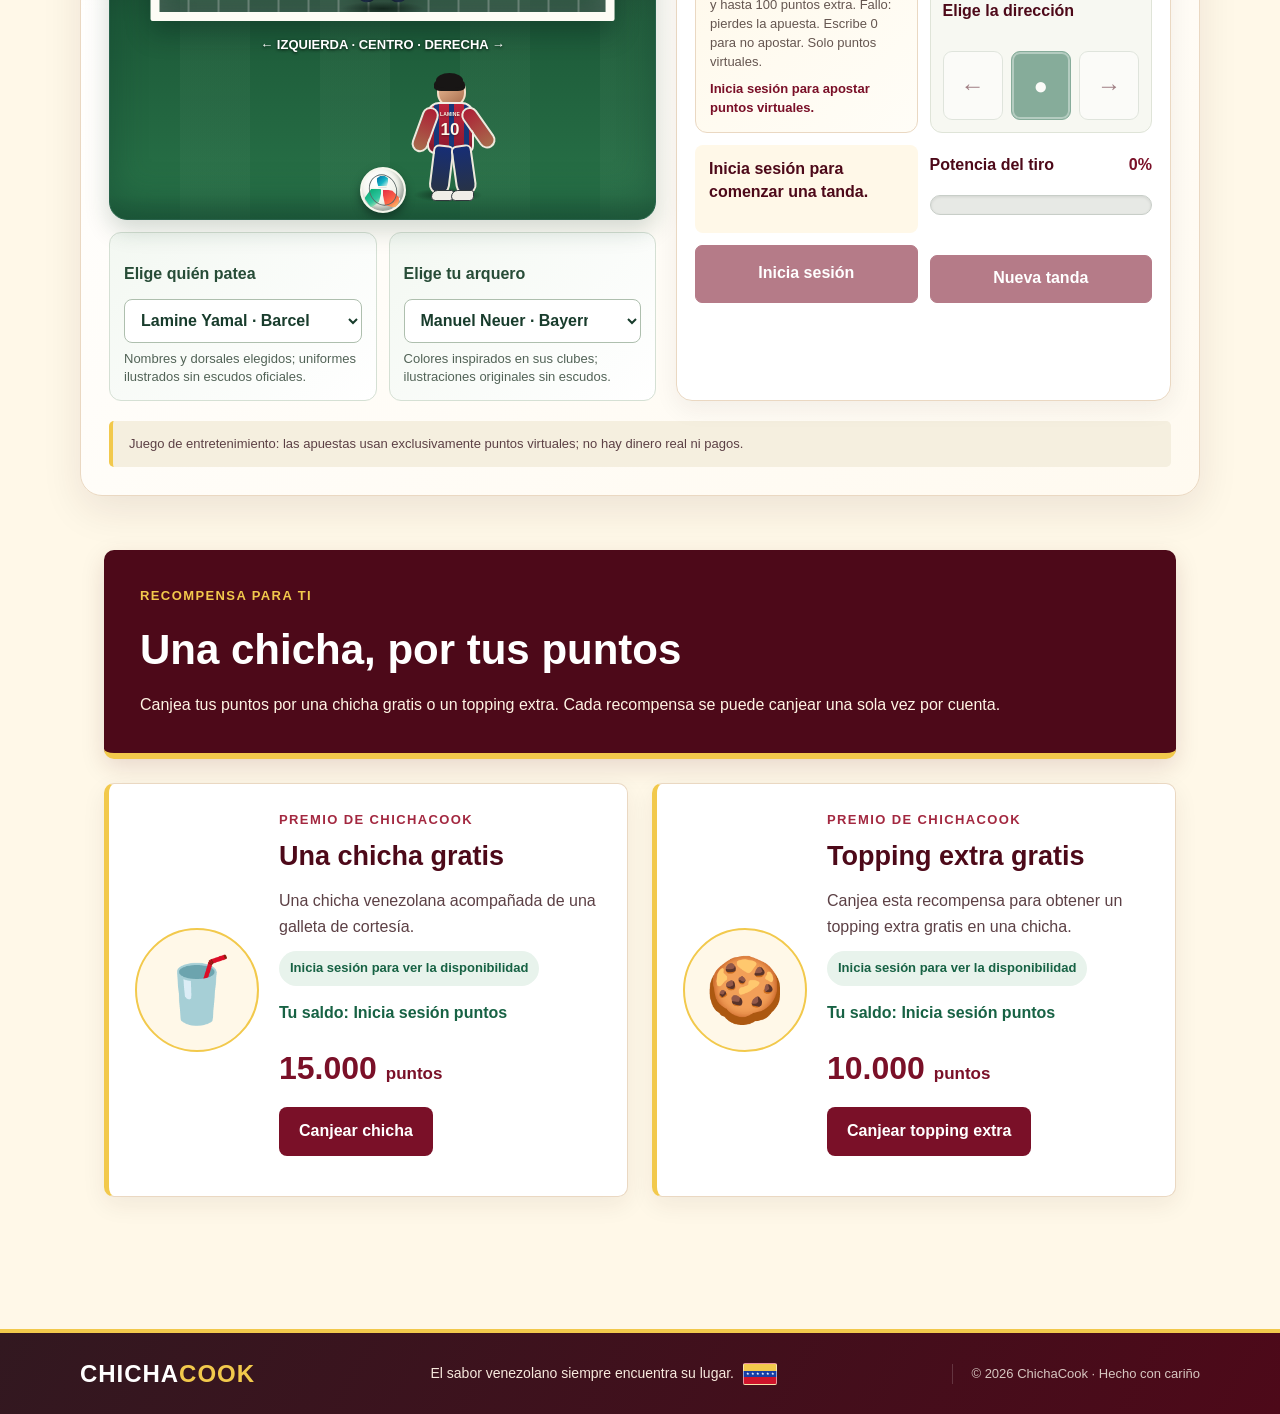
<file: videojuego.html>
<!DOCTYPE html>
<html lang="es">
<head>
    <meta charset="UTF-8">
    <meta name="viewport" content="width=device-width, initial-scale=1.0">
    <link rel="icon" type="image/png" href="imagenes/ChichaCook.png">
    <link rel="stylesheet" href="css/style.css">
    <title>Videojuego - ChichaCook</title>
</head>
<body>
<header>
    <a class="logo" href="index.html" aria-label="ChichaCook, inicio">
        <img src="imagenes/ChichaCook.png" alt="Logotipo de ChichaCook" decoding="async">
        <span class="logo-name"><span>CHICHA</span><span class="logo-accent">COOK</span></span>
    </a>

    <button class="menu-toggle" type="button" onclick="toggleMenu()" aria-label="Abrir menú" aria-expanded="false" aria-controls="main-nav">
        <span class="menu-icon" aria-hidden="true"></span>
    </button>

    <nav class="main-nav" id="main-nav" aria-label="Navegación principal">
                <a href="index.html">Inicio</a>
        <a href="nosotros.html">Nosotros</a>
        <a href="servicios.html">Servicios</a>
        <a href="contacto.html">Contacto</a>
        <a href="videojuego.html">Videojuego</a>
    </nav>

    <div class="header-actions">
        <nav class="account-nav" aria-label="Cuenta">
            <a href="login.html">Iniciar sesión</a>
            <a href="registrarse.html">Registrarse</a>
        </nav>
        <button type="button" onclick="mostrarCarrito()" aria-label="Mostrar carrito" aria-expanded="false"><span class="cart-icon" aria-hidden="true">🛒</span><b id="cantidad">0</b></button>
    </div>
</header>

<main class="game-page">
    <section class="game-welcome">
        <div class="blackjack-welcome-card" aria-hidden="true">
            <span>A</span>
            <strong>♥</strong>
            <span>A</span>
        </div>
        <div>
            <p class="game-eyebrow">BLACKJACK CHICHACOOK</p>
            <h1>¿Llegarás a 21?</h1>
            <p>Prueba tu estrategia en dos clásicos, suma puntos y canjéalos por recompensas ChichaCook.</p>
            <div class="game-welcome-actions">
                <a href="#blackjack-title">Jugar blackjack <span aria-hidden="true">↓</span></a>
                <a href="#roulette-title">Ir a la ruleta <span aria-hidden="true">↓</span></a>
                <a href="#penalty-title">Tirar penales <span aria-hidden="true">↓</span></a>
                <a href="#rewards-title">Ir a recompensas <span aria-hidden="true">↓</span></a>
            </div>
        </div>
    </section>

    <p id="points-limit-message" class="points-limit-message" role="status" aria-live="polite" hidden>
        Al alcanzar 15.000 puntos ganados por cuenta, los juegos se bloquean. Las recompensas todavía se pueden canjear.
    </p>

    <section class="blackjack-section" aria-labelledby="blackjack-title">
        <div class="blackjack-heading">
            <div>
                <p class="game-eyebrow">MINIJUEGO</p>
                <h2 id="blackjack-title">Mesa de blackjack</h2>
            </div>
            <div class="blackjack-score" aria-live="polite">
                <span>Mis puntos <strong id="blackjack-points">0</strong></span>
                <span>Victorias <strong id="blackjack-wins">0</strong></span>
                <span>Derrotas <strong id="blackjack-losses">0</strong></span>
            </div>
        </div>

        <div class="blackjack-table">
            <section class="blackjack-hand" aria-labelledby="dealer-title">
                <div class="hand-heading">
                    <h3 id="dealer-title">La casa</h3>
                    <span id="dealer-total" class="hand-total">Puntos: —</span>
                </div>
                <div id="dealer-cards" class="playing-cards" aria-label="Cartas de la casa"></div>
            </section>

            <section class="blackjack-hand player-hand" aria-labelledby="player-title">
                <div class="hand-heading">
                    <h3 id="player-title">Tu mano</h3>
                    <span id="player-total" class="hand-total">Puntos: —</span>
                </div>
                <div id="player-cards" class="playing-cards" aria-label="Tus cartas"></div>
            </section>
        </div>

        <div class="blackjack-footer">
            <p id="blackjack-message" class="blackjack-message" role="status" aria-live="polite">Preparando la mesa...</p>
            <div class="blackjack-actions">
                <label class="bet-control" for="blackjack-bet">
                    Apuesta
                    <input id="blackjack-bet" type="number" min="1" step="1" value="100" inputmode="numeric">
                    <span>puntos</span>
                </label>
                <button id="blackjack-hit" class="boton" type="button">Pedir carta</button>
                <button id="blackjack-double" class="boton" type="button">Doblar apuesta</button>
                <button id="blackjack-stand" class="boton" type="button">Plantarse</button>
                <button id="blackjack-new" class="boton" type="button">Nueva partida</button>
            </div>
        </div>
    </section>

    <section class="game-welcome roulette-welcome" aria-labelledby="roulette-welcome-title">
        <div class="roulette-welcome-icon" aria-hidden="true">🎡</div>
        <div>
            <p class="game-eyebrow">RULETA AMERICANA</p>
            <h2 id="roulette-welcome-title">¿Dónde caerá la bola?</h2>
            <p>Elige un número, color o tipo de apuesta. Al añadirla comienza una cuenta de 20 segundos; después, la ruleta revela el resultado.</p>
        </div>
    </section>

    <section class="roulette-section" aria-labelledby="roulette-title">
        <div class="roulette-heading">
            <div>
                <p class="game-eyebrow">RULETA AMERICANA</p>
                <h2 id="roulette-title">Prueba tu suerte</h2>
                <p>Apuesta a números, colores, paridad, mitades, docenas o columnas.</p>
            </div>
            <p class="roulette-balance">Mis puntos <strong id="roulette-points">0</strong></p>
        </div>

        <div class="roulette-layout">
            <div class="roulette-table-wrap">
                <div class="roulette-felt">
                    <div id="roulette-board" class="roulette-board" aria-label="Casillas de la ruleta americana"></div>
                    <div class="roulette-bet-options" role="group" aria-label="Apuestas externas">
                        <button class="roulette-bet-choice roulette-column-bet" type="button" data-bet-type="column-3" aria-label="Apostar a la columna 3" aria-pressed="false">2:1</button>
                        <button class="roulette-bet-choice roulette-column-bet" type="button" data-bet-type="column-2" aria-label="Apostar a la columna 2" aria-pressed="false">2:1</button>
                        <button class="roulette-bet-choice roulette-column-bet" type="button" data-bet-type="column-1" aria-label="Apostar a la columna 1" aria-pressed="false">2:1</button>
                        <button class="roulette-bet-choice roulette-dozen-bet" type="button" data-bet-type="dozen-1" aria-pressed="false">1ª docena</button>
                        <button class="roulette-bet-choice roulette-dozen-bet" type="button" data-bet-type="dozen-2" aria-pressed="false">2ª docena</button>
                        <button class="roulette-bet-choice roulette-dozen-bet" type="button" data-bet-type="dozen-3" aria-pressed="false">3ª docena</button>
                        <button class="roulette-bet-choice roulette-outside-bet" type="button" data-bet-type="low" aria-pressed="false">1-18</button>
                        <button class="roulette-bet-choice roulette-outside-bet" type="button" data-bet-type="even" aria-pressed="false">PAR</button>
                        <button class="roulette-bet-choice roulette-outside-bet roulette-red" type="button" data-bet-type="red" aria-pressed="false">ROJO</button>
                        <button class="roulette-bet-choice roulette-outside-bet roulette-black" type="button" data-bet-type="black" aria-pressed="false">NEGRO</button>
                        <button class="roulette-bet-choice roulette-outside-bet" type="button" data-bet-type="odd" aria-pressed="false">IMPAR</button>
                        <button class="roulette-bet-choice roulette-outside-bet" type="button" data-bet-type="high" aria-pressed="false">19-36</button>
                    </div>

                </div>
                <p id="roulette-selection" class="roulette-selection" aria-live="polite">Selecciona una posición, define el importe y añádela.</p>
                <div class="roulette-pending">
                    <div class="roulette-pending-heading">
                        <strong id="roulette-bet-count">Apuestas: 0</strong>
                        <button id="roulette-clear-bets" class="roulette-clear-bets" type="button" disabled>Vaciar</button>
                    </div>
                    <ul id="roulette-pending-list" class="roulette-pending-list" aria-live="polite"></ul>
                    <p id="roulette-total-bet" class="roulette-total-bet">Total apostado: 0 puntos</p>
                </div>
            </div>

            <div class="roulette-play">
                <div id="roulette-wheel" class="roulette-wheel" role="img" aria-label="Ruleta americana de 38 casillas">
                    <div id="roulette-wheel-ring" class="roulette-wheel-ring">
                    </div>
                    <div class="roulette-ball-track">
                        <span class="roulette-ball"></span>
                    </div>
                    <span id="roulette-result">?</span>
                </div>
                <div class="roulette-quick-bets" role="group" aria-label="Importe rápido de apuesta">
                    <span>Apuesta rápida</span>
                    <button class="roulette-chip-choice" type="button" data-amount="100" aria-pressed="false">100</button>
                    <button class="roulette-chip-choice" type="button" data-amount="500" aria-pressed="false">500</button>
                    <button class="roulette-chip-choice" type="button" data-amount="1000" aria-pressed="false">1.000</button>
                    <button class="roulette-chip-choice" type="button" data-amount="5000" aria-pressed="false">5.000</button>
                </div>
                <p id="roulette-countdown" class="roulette-countdown" role="status" aria-live="polite">
                    Añade una apuesta para iniciar el conteo de 20 segundos.
                </p>
                <label class="bet-control" for="roulette-bet">
                    Importe por apuesta
                    <input id="roulette-bet" type="number" min="1" step="1" value="100" inputmode="numeric">
                    <span>puntos</span>
                </label>
                <div class="roulette-bet-actions">
                    <button id="roulette-add-bet" class="roulette-add-bet" type="button">Añadir apuesta</button>
                    <button id="roulette-undo-bet" class="roulette-undo-bet" type="button" disabled>Quitar última</button>
                </div>
                <button id="roulette-max-bet" class="roulette-max-bet" type="button">Usar saldo restante</button>
                <p id="roulette-message" class="roulette-message" role="status" aria-live="polite">Selecciona tu apuesta para jugar.</p>
            </div>
        </div>

        <p class="game-disclaimer">Juego de entretenimiento con puntos virtuales. No se realizan apuestas con dinero real.</p>

        <section class="roulette-history" aria-labelledby="roulette-history-title">
            <div class="roulette-history-heading">
                <div>
                    <p class="game-eyebrow">RESULTADOS RECIENTES</p>
                    <h3 id="roulette-history-title">Historial global</h3>
                </div>
                <span id="roulette-history-count">0 resultados</span>
            </div>
            <ol id="roulette-history-list" class="roulette-history-list" aria-live="polite">
                <li class="roulette-history-empty">Aún no hay resultados.</li>
            </ol>
        </section>

        <section class="roulette-history roulette-user-history" aria-labelledby="roulette-user-history-title">
            <div class="roulette-history-heading">
                <div>
                    <p class="game-eyebrow">TU ACTIVIDAD</p>
                    <h3 id="roulette-user-history-title">Mi historial</h3>
                </div>
                <span id="roulette-user-history-count">Inicia sesión</span>
            </div>
            <ol id="roulette-user-history-list" class="roulette-history-list" aria-live="polite">
                <li class="roulette-history-empty">Inicia sesión para ver tu historial.</li>
            </ol>
        </section>
    </section>
    <section class="penalty-section" aria-labelledby="penalty-title">
        <div class="penalty-heading">
            <div>
                <p class="game-eyebrow">RETO DE PRECISIÓN</p>
                <h2 id="penalty-title">Tanda de penales</h2>
                <p>Juega una tanda: apunta al arco, mantén el botón para cargar potencia y suéltalo para patear. Después elige dónde lanzarte y pulsa «Atajar» para confirmar. Puedes apostar puntos virtuales si quieres.</p>
            </div>
            <p class="penalty-balance">Mis puntos <strong id="penalty-points">Inicia sesión</strong></p>
        </div>
        <div class="penalty-scoreboard">
            <section class="penalty-score-group" aria-labelledby="penalty-kicks-label">
                <h3 id="penalty-kicks-label">Tus penales <strong id="penalty-goals">0</strong></h3>
                <ol class="penalty-indicators" id="penalty-kick-indicators" aria-label="Resultado de tu penal">
                    <li aria-label="Penal 1 pendiente">1</li>
                </ol>
            </section>
            <section class="penalty-score-group" aria-labelledby="penalty-saves-label">
                <h3 id="penalty-saves-label">Tus atajadas <strong id="penalty-saves">0</strong></h3>
                <ol class="penalty-indicators" id="penalty-save-indicators" aria-label="Resultado de tu atajada">
                    <li aria-label="Atajada 1 pendiente">1</li>
                </ol>
            </section>
            <p id="penalty-round" class="penalty-round">Tiro 1 de 1</p>
        </div>
        <div class="penalty-play-area">
            <div class="penalty-scene">
            <div class="penalty-pitch" data-phase="kick">
                <div class="penalty-goal" role="button" tabindex="0" aria-label="Elige la dirección haciendo clic en el arco o usando las flechas">
                    <span class="goal-net"></span>
                    <span class="penalty-keeper" data-keeper="neuer">
                        <span class="keeper-head"></span>
                        <span class="keeper-hair"></span>
                        <span class="keeper-body"></span>
                        <span class="keeper-arm keeper-arm-left"></span>
                        <span class="keeper-arm keeper-arm-right"></span>
                        <span class="keeper-leg keeper-leg-left"></span>
                        <span class="keeper-leg keeper-leg-right"></span>
                    </span>
                    <span class="penalty-aim-marker" aria-hidden="true"></span>
                </div>
                <span class="penalty-ball" aria-hidden="true">
                    <span class="ball-panel ball-panel-one"></span>
                    <span class="ball-panel ball-panel-two"></span>
                    <span class="ball-panel ball-panel-three"></span>
                    <span class="ball-seam"></span>
                </span>
                <span class="penalty-shooter" data-player="lamine" aria-hidden="true">
                    <span class="shooter-head"></span>
                    <span class="shooter-hair"></span>
                    <span class="shooter-body">
                        <span class="shooter-name">LAMINE</span>
                        <span class="shooter-number">10</span>
                    </span>
                    <span class="shooter-arm shooter-arm-left"></span>
                    <span class="shooter-arm shooter-arm-right"></span>
                    <span class="shooter-leg shooter-leg-left"></span>
                    <span class="shooter-leg shooter-leg-right"></span>
                    <span class="shooter-boot shooter-boot-left"></span>
                    <span class="shooter-boot shooter-boot-right"></span>
                </span>
                <span class="penalty-spot" aria-label="Punto penal"></span>
                <span class="penalty-aim-hint">← IZQUIERDA · CENTRO · DERECHA →</span>
            </div>
            <div class="penalty-player-pickers">
                <div class="penalty-shooter-picker">
                    <label for="penalty-shooter-select">Elige quién patea</label>
                    <select id="penalty-shooter-select" aria-describedby="penalty-shooter-note">
                        <option value="lamine">Lamine Yamal · Barcelona · 10</option>
                        <option value="mbappe">Mbappé · Real Madrid · 10</option>
                        <option value="ronaldo">Cristiano Ronaldo · Al Nassr · 7</option>
                        <option value="messi">Messi · Inter Miami · 10</option>
                    </select>
                    <p id="penalty-shooter-note">Nombres y dorsales elegidos; uniformes ilustrados sin escudos oficiales.</p>
                </div>
                <div class="penalty-keeper-picker">
                    <label for="penalty-keeper-select">Elige tu arquero</label>
                    <select id="penalty-keeper-select" aria-describedby="penalty-keeper-note">
                        <option value="neuer">Manuel Neuer · Bayern</option>
                        <option value="courtois">Thibaut Courtois · Real Madrid</option>
                        <option value="unai">Unai Simón · Athletic Club</option>
                    </select>
                    <p id="penalty-keeper-note">Colores inspirados en sus clubes; ilustraciones originales sin escudos.</p>
                </div>
            </div>
            </div>
            <div class="penalty-controls">
                <div class="penalty-bet-card">
                    <label for="penalty-bet">Apuesta por este tiro</label>
                    <div class="penalty-bet-input">
                        <input id="penalty-bet" type="number" min="0" step="1" value="50" inputmode="numeric" aria-describedby="penalty-bet-help penalty-bet-feedback">
                        <span>puntos</span>
                    </div>
                    <p id="penalty-bet-help">Acierto: recibes el doble de la apuesta, incluida su devolución, y hasta 100 puntos extra. Fallo: pierdes la apuesta. Escribe 0 para no apostar. Solo puntos virtuales.</p>
                    <p id="penalty-bet-feedback" class="penalty-bet-feedback" role="status" aria-live="polite"></p>
                </div>
                <p id="penalty-phase" class="penalty-phase">Tu turno: elige dónde patear.</p>
                <div class="penalty-direction-controls" role="group" aria-label="Dirección del tiro">
                    <span>Elige la dirección</span>
                    <div class="penalty-direction-buttons">
                        <button class="penalty-direction" type="button" data-direction="left" aria-label="Apuntar a la izquierda" aria-pressed="false">←</button>
                        <button class="penalty-direction" type="button" data-direction="center" aria-label="Apuntar al centro" aria-pressed="true">●</button>
                        <button class="penalty-direction" type="button" data-direction="right" aria-label="Apuntar a la derecha" aria-pressed="false">→</button>
                    </div>
                </div>
                <p id="penalty-progress" class="penalty-progress" role="status" aria-live="polite">
                    Inicia sesión para comenzar una tanda.
                </p>
                <div class="penalty-power">
                    <div class="penalty-power-heading">
                        <span>Potencia del tiro</span>
                        <strong id="penalty-power-label">0%</strong>
                    </div>
                    <div class="penalty-power-track" id="penalty-power-track" role="meter" aria-label="Potencia del tiro" aria-valuemin="0" aria-valuemax="100" aria-valuenow="0">
                        <span id="penalty-power-fill"></span>
                    </div>
                </div>
                <button id="penalty-action" class="penalty-action" type="button" disabled>Elige una dirección</button>
                <button id="penalty-reset" class="boton penalty-reset" type="button" disabled>Nueva tanda</button>
            </div>
        </div>
        <p class="game-disclaimer">Juego de entretenimiento: las apuestas usan exclusivamente puntos virtuales; no hay dinero real ni pagos.</p>
    </section>
    <section class="rewards-page" aria-labelledby="rewards-title">
    <section class="rewards-welcome">
        <p class="rewards-eyebrow">RECOMPENSA PARA TI</p>
        <h2 id="rewards-title">Una chicha, por tus puntos</h2>
        <p>Canjea tus puntos por una chicha gratis o un topping extra. Cada recompensa se puede canjear una sola vez por cuenta.</p>
    </section>

    <section class="reward-card" aria-labelledby="reward-title">
        <div class="reward-icon" aria-hidden="true">🥤</div>
        <div class="reward-details">
            <p class="rewards-eyebrow">PREMIO DE CHICHACOOK</p>
            <h2 id="reward-title">Una chicha gratis</h2>
            <p>Una chicha venezolana acompañada de una galleta de cortesía.</p>
            <p id="reward-status" class="reward-status" role="status" aria-live="polite">Inicia sesión para ver la disponibilidad</p>
            <p class="reward-balance">Tu saldo: <strong id="reward-points">0</strong> puntos</p>
            <p class="reward-cost">15.000 <span>puntos</span></p>
            <button id="redeem-reward" class="boton" type="button">Canjear chicha</button>
            <p id="redeem-message" class="redeem-message" role="status" aria-live="polite"></p>
        </div>
    </section>

    <section class="reward-card" aria-labelledby="topping-reward-title">
        <div class="reward-icon" aria-hidden="true">🍪</div>
        <div class="reward-details">
            <p class="rewards-eyebrow">PREMIO DE CHICHACOOK</p>
            <h2 id="topping-reward-title">Topping extra gratis</h2>
            <p>Canjea esta recompensa para obtener un topping extra gratis en una chicha.</p>
            <p id="topping-reward-status" class="reward-status" role="status" aria-live="polite">Inicia sesión para ver la disponibilidad</p>
            <p class="reward-balance">Tu saldo: <strong id="topping-reward-points">0</strong> puntos</p>
            <p class="reward-cost">10.000 <span>puntos</span></p>
            <button id="redeem-topping-reward" class="boton" type="button">Canjear topping extra</button>
            <p id="topping-redeem-message" class="redeem-message" role="status" aria-live="polite"></p>
        </div>
    </section>
    </section>
</main>

<footer class="site-footer">
    <a class="footer-brand" href="index.html">CHICHA<span>COOK</span></a>
    <p>El sabor venezolano siempre encuentra su lugar. <span class="bandera-venezuela" role="img" aria-label="Bandera de Venezuela"></span></p>
    <small>© 2026 ChichaCook · Hecho con cariño</small>
</footer>

<div id="carrito" class="carrito"></div>
<script src="js/script.js"></script>
</body>
</html>
</file>
<file: css/style.css>
body {
    margin: 0;
    min-height: 100vh;
    display: flex;
    flex-direction: column;
    font-family: "Segoe UI", Arial, sans-serif;
    font-size: 16px;
    line-height: 1.55;
    background: #fff8e8;
    color: #321820;
}

header {
    background: #4d0919;
    color: white;
    padding: 12px 6%;
    display: flex;
    align-items: center;
    flex-wrap: wrap;
    gap: 14px;
    border-bottom: 3px solid #f2c94c;
}

.logo {
    display: flex;
    align-items: center;
    gap: 8px;
    margin-right: auto;
    color: inherit;
    flex-shrink: 0;
    text-decoration: none;
}

.logo img {
    display: block;
    width: 150px;
    height: 64px;
    object-fit: contain;
}

.logo-name {
    color: white;
    font-size: 28px;
    font-weight: bold;
    line-height: 1;
    white-space: nowrap;
}

.logo-accent {
    color: #f2c94c;
}

.logo:focus-visible {
    outline: 2px solid #f2c94c;
    outline-offset: 4px;
}

header h2 {
    margin-right: 0;
}

header h2 span {
    color: #f2c94c;
}

.main-nav,
.account-nav {
    display: flex;
    align-items: center;
}

.main-nav {
    gap: 6px;
}

.main-nav a {
    display: inline-flex;
    min-height: 48px;
    align-items: center;
    justify-content: center;
    padding: 0 12px;
    border: 1px solid #ffffff33;
    border-radius: 6px;
    background: #ffffff0a;
    white-space: nowrap;
    box-sizing: border-box;
    transition: color 140ms ease, background 140ms ease, border-color 140ms ease;
}

.account-nav {
    gap: 4px;
    padding: 4px;
    background: #ffffff0b;
    border: 1px solid #ffffff33;
    border-radius: 8px;
}

.account-nav a {
    display: inline-flex;
    width: 120px;
    min-width: 120px;
    flex: 0 0 120px;
    min-height: 48px;
    align-items: center;
    justify-content: center;
    padding: 0 12px;
    border: 1px solid #f2c94c;
    border-radius: 5px;
    background: #ffffff0a;
    box-sizing: border-box;
    font-weight: bold;
    white-space: nowrap;
    transition: color 140ms ease, background 140ms ease;
}

.account-nav a:last-child {
    color: #4d0919;
    background: #f2c94c;
}

.session-user {
    color: white;
    font-weight: bold;
    white-space: nowrap;
}

.session-points {
    padding: 7px 9px;
    color: #4d0919;
    background: #fff8e8;
    border: 1px solid #f2c94c;
    border-radius: 6px;
    font-size: 13px;
    font-weight: bold;
    white-space: nowrap;
}

.account-nav .logout-button {
    padding: 9px 10px;
    color: white;
    background: #7a1028;
    border: 1px solid #f2c94c;
    border-radius: 6px;
    white-space: nowrap;
}

.header-actions {
    display: flex;
    align-items: center;
    gap: 10px;
}

.main-nav a,
.account-nav a {
    color: white;
    text-decoration: none;
}

.main-nav a:hover,
.account-nav a:hover {
    color: #f2c94c;
}

.main-nav a:hover,
.account-nav a:first-child:hover {
    background: #ffffff1a;
    border-color: #f2c94c;
}

.account-nav a:last-child:hover {
    color: #4d0919;
    background: #ffdc68;
}

.main-nav a:focus-visible,
.account-nav a:focus-visible {
    outline: 2px solid #f2c94c;
    outline-offset: 2px;
}

header button {
    background: #7a1028;
    color: white;
    border: 1px solid white;
    padding: 10px;
    border-radius: 8px;
    cursor: pointer;
}

header button[aria-label="Mostrar carrito"] {
    display: inline-flex;
    min-width: 54px;
    min-height: 48px;
    align-items: center;
    justify-content: center;
    gap: 6px;
    padding: 6px 9px;
    color: #4d0919;
    background: #f2c94c;
    border: 1px solid #fff8e8;
    border-radius: 6px;
    font-size: 18px;
    box-shadow: 0 2px 6px #0002;
}

header button[aria-label="Mostrar carrito"] .cart-icon {
    display: block;
    flex: 0 0 auto;
    line-height: 1;
}

header button[aria-label="Mostrar carrito"]:hover {
    background: #ffdc68;
}

header button[aria-label="Mostrar carrito"] b {
    display: grid;
    min-width: 22px;
    height: 22px;
    place-items: center;
    padding: 0 4px;
    color: white;
    background: #4d0919;
    border-radius: 999px;
    box-sizing: border-box;
    font-size: 12px;
}

.menu-toggle {
    display: none;
    width: 44px;
    height: 44px;
    place-items: center;
    border-color: #f2c94c;
}

.menu-icon,
.menu-icon::before,
.menu-icon::after {
    display: block;
    width: 20px;
    height: 2px;
    background: currentColor;
}

.menu-icon {
    position: relative;
}

.menu-icon::before,
.menu-icon::after {
    position: absolute;
    left: 0;
    content: "";
}

.menu-icon::before {
    top: -6px;
}

.menu-icon::after {
    top: 6px;
}

.menu-toggle:focus-visible {
    outline: 2px solid #f2c94c;
    outline-offset: 3px;
}

.aviso-fondo {
    position: fixed;
    inset: 0;
    z-index: 1200;
    display: grid;
    place-items: center;
    padding: 16px;
    background: #321820aa;
    box-sizing: border-box;
}

.aviso-cuadro {
    width: min(440px, 100%);
    padding: 24px;
    color: #321820;
    background: white;
    border: 1px solid #ead8c2;
    border-top: 6px solid #f2c94c;
    border-radius: 8px;
    box-shadow: 0 12px 36px #0005;
    box-sizing: border-box;
}

.aviso-cuadro h2 {
    margin: 0 0 10px;
    color: #4d0919;
    font-size: 22px;
}

.aviso-cuadro p {
    margin: 0;
    line-height: 1.55;
}

.aviso-cuadro.is-error {
    border-top-color: #c51f35;
}

.aviso-cuadro.is-success {
    border-top-color: #248451;
}

.aviso-boton {
    width: 100%;
    min-height: 44px;
    margin-top: 20px;
    padding: 10px 16px;
    color: white;
    background: #7a1028;
    border: 0;
    border-radius: 6px;
    font: inherit;
    font-weight: bold;
    cursor: pointer;
}

.aviso-boton:hover {
    background: #9d2940;
}

.aviso-boton:focus-visible {
    outline: 3px solid #f2c94c;
    outline-offset: 3px;
}

.home-page {
    width: 100%;
}

.home-banner {
    position: relative;
    display: grid;
    grid-template-columns: minmax(0, 1.1fr) minmax(280px, .9fr);
    align-items: center;
    gap: 40px;
    min-height: 390px;
    padding: 54px max(8%, calc((100% - 1120px) / 2));
    overflow: hidden;
    color: white;
    background: #4d0919;
    border-bottom: 7px solid #f2c94c;
    box-sizing: border-box;
}

.home-banner::after {
    position: absolute;
    right: -90px;
    bottom: -180px;
    width: 460px;
    height: 460px;
    border: 1px solid #ffffff24;
    border-radius: 50%;
    box-shadow: 0 0 0 35px #ffffff08, 0 0 0 70px #ffffff06;
    content: "";
    pointer-events: none;
}

.home-banner-copy,
.home-banner-product {
    position: relative;
    z-index: 1;
}

.home-eyebrow,
.home-kicker {
    margin: 0 0 10px;
    color: #a32840;
    font-size: 13px;
    font-weight: bold;
}

.home-eyebrow {
    display: table;
    margin-bottom: 16px;
    padding: 6px 10px;
    color: #f2c94c;
    border: 1px solid #f2c94c77;
    border-radius: 4px;
    background: #ffffff0b;
}

.home-banner h1 {
    max-width: 600px;
    margin: 0;
    font-size: 48px;
    line-height: 1.04;
}

.home-banner-copy > p:not(.home-eyebrow) {
    max-width: 470px;
    margin: 18px 0 0;
    color: #fff4e4;
    font-size: 17px;
}

.home-banner-actions {
    display: flex;
    flex-wrap: wrap;
    align-items: center;
    gap: 20px;
    margin-top: 24px;
}

.home-button {
    display: inline-flex;
    min-height: 48px;
    align-items: center;
    justify-content: center;
    gap: 12px;
    padding: 0 18px;
    color: #321820;
    background: #f2c94c;
    border-radius: 6px;
    font-weight: bold;
    text-decoration: none;
}

.home-button:hover {
    background: #ffdc68;
}

.home-text-link {
    display: inline-flex;
    min-height: 48px;
    align-items: center;
    justify-content: center;
    padding: 0 16px;
    color: white;
    border: 1px solid #ffffff99;
    border-radius: 6px;
    background: #ffffff0b;
    font-weight: bold;
    text-decoration: none;
    transition: color 140ms ease, background 140ms ease, border-color 140ms ease;
}

.home-text-link:hover {
    color: #f2c94c;
    border-color: #f2c94c;
    background: #ffffff18;
}

.home-text-link:focus-visible {
    outline: 2px solid #f2c94c;
    outline-offset: 3px;
}

.home-banner-product {
    display: grid;
    grid-template-rows: minmax(0, 1fr) auto;
    height: 300px;
    min-height: 300px;
    padding: 14px;
    background: #fff8e8;
    border: 5px solid #f2c94c;
    border-radius: 10px;
    box-shadow: 0 16px 36px #16040a55;
    box-sizing: border-box;
}

.home-banner-product img {
    display: block;
    width: 100%;
    height: 100%;
    min-height: 0;
    object-fit: contain;
}

.home-price-tag {
    display: grid;
    grid-template-columns: 1fr auto;
    align-items: center;
    gap: 2px 12px;
    padding: 12px 14px;
    color: #4d0919;
    background: white;
    border-left: 4px solid #176244;
    border-radius: 4px;
}

.home-price-tag > span {
    font-size: 11px;
    font-weight: bold;
}

.home-price-tag > strong {
    grid-column: 2;
    grid-row: 1 / span 2;
    color: #176244;
    font-size: 28px;
    white-space: nowrap;
}

.home-price-tag small {
    color: #5c4045;
    text-align: center;
    text-align: left;
}

.home-section {
    width: min(100% - 48px, 1120px);
    margin: 0 auto;
    padding: 64px 0;
}

.home-section-heading {
    display: flex;
    align-items: end;
    justify-content: space-between;
    gap: 24px;
    margin-bottom: 24px;
}

.home-section-heading h2,
.home-story h2,
.home-contact h2 {
    margin: 0;
    color: #4d0919;
    font-size: 32px;
    line-height: 1.15;
}

.home-kicker {
    margin-bottom: 8px;
}

.home-inline-link {
    color: #7a1028;
    font-weight: bold;
    text-decoration: none;
    white-space: nowrap;
}

.home-inline-link:hover {
    text-decoration: underline;
    text-underline-offset: 4px;
}

.home-offer-grid,
.home-experience-grid {
    display: grid;
    grid-template-columns: repeat(3, minmax(0, 1fr));
    gap: 16px;
}

.home-offer-item {
    padding: 24px;
    background: white;
    border: 1px solid #ead8c2;
    border-top: 4px solid #f2c94c;
    border-radius: 8px;
}

.home-offer-icon {
    display: block;
    margin-bottom: 14px;
    font-size: 34px;
}

.home-offer-item h3,
.home-experience h3 {
    margin: 0;
    color: #4d0919;
    font-size: 19px;
}

.home-offer-item p,
.home-experience p {
    margin: 8px 0 14px;
    color: #5c4045;
}

.home-offer-item > strong {
    color: #7a1028;
}

.home-story {
    display: grid;
    grid-template-columns: 220px minmax(0, 1fr);
    align-items: center;
    gap: 42px;
    padding: 56px max(8%, calc((100% - 1120px) / 2));
    background: #f3e7d2;
}

.home-story-mark {
    display: grid;
    width: 190px;
    height: 190px;
    place-items: center;
    color: #f2c94c;
    background: #4d0919;
    border: 7px solid white;
    border-radius: 50%;
    box-shadow: 0 0 0 2px #f2c94c;
    font-size: 56px;
    font-weight: bold;
}

.home-story-copy > p:not(.home-kicker) {
    max-width: 760px;
    color: #5c4045;
}

.home-team-list {
    line-height: 1.8;
}

.home-team-list strong {
    color: #4d0919;
}

.home-experiences {
    text-align: center;
}

.home-experiences .home-section-heading {
    text-align: left;
}

.home-experience {
    display: flex;
    min-height: 144px;
    align-items: center;
    gap: 16px;
    padding: 22px;
    border-radius: 8px;
    text-align: left;
}

.home-experience > span {
    display: grid;
    width: 54px;
    height: 54px;
    flex: 0 0 auto;
    place-items: center;
    background: #ffffffd9;
    border-radius: 50%;
    font-size: 30px;
}

.home-experience p {
    margin-bottom: 0;
}

.home-blackjack {
    background: #e8f0e9;
}

.home-roulette {
    background: #f6e8df;
}

.home-reward {
    background: #f5efcf;
}

.home-account-note {
    margin: 24px 0 10px;
    color: #5c4045;
}

.home-account-links {
    display: flex;
    flex-wrap: wrap;
    justify-content: center;
    gap: 10px;
}

.home-account-links a {
    padding: 10px 14px;
    color: #7a1028;
    border: 1px solid #7a1028;
    border-radius: 6px;
    font-weight: bold;
    text-decoration: none;
}

.home-account-links a:hover {
    color: white;
    background: #7a1028;
}

.home-contact {
    display: grid;
    grid-template-columns: minmax(0, .8fr) minmax(0, .8fr) minmax(280px, 1fr);
    align-items: center;
    gap: 28px;
    padding: 46px max(8%, calc((100% - 1120px) / 2));
    color: white;
    background: #176244;
    border-top: 6px solid #f2c94c;
}

.home-contact h2 {
    color: white;
}

.home-contact .home-kicker {
    display: inline-block;
    margin-bottom: 14px;
    padding: 8px 12px;
    color: #f2c94c;
    background: #0e5038;
    border: 2px solid #f2c94c;
    border-radius: 4px;
    font-size: 16px;
    font-weight: 800;
}

.home-contact > div:first-child > p:last-child {
    margin-bottom: 0;
    color: #e9f4ed;
}

.home-contact-details p {
    display: flex;
    align-items: center;
    gap: 10px;
    margin: 0 0 8px;
}

.home-contact-details .social-icon {
    display: inline-flex;
    width: 34px;
    height: 34px;
    flex: 0 0 34px;
    align-items: center;
    justify-content: center;
    color: #176244;
    background: white;
    border-radius: 50%;
}

.home-contact-map {
    display: grid;
    min-width: 0;
    grid-template-rows: auto minmax(0, 1fr) auto;
    gap: 8px;
}

.home-contact-map h3 {
    margin: 0;
    color: white;
    font-size: 16px;
}

.home-contact-map iframe,
.contact-map iframe {
    display: block;
    width: 100%;
    aspect-ratio: 16 / 10;
    border: 0;
    border-radius: 6px;
    background: #e8e2d5;
}

.home-contact-map > a {
    color: white;
    font-size: 14px;
    font-weight: bold;
    text-decoration-color: #f2c94c;
    text-underline-offset: 3px;
}

.home-contact {
    grid-template-columns: minmax(0, .9fr) minmax(0, .9fr) minmax(260px, 1fr);
    gap: 22px;
    padding-top: 34px;
    padding-bottom: 34px;
}

.home-contact-map iframe {
    max-height: 220px;
    aspect-ratio: 16 / 9;
}

@media (max-width: 900px) {
    .home-contact {
        gap: 20px;
        padding-top: 30px;
        padding-bottom: 30px;
    }

    .home-contact-map {
        max-width: 620px;
        justify-self: stretch;
    }
}

@media (max-width: 700px) {
    .home-contact {
        gap: 18px;
        padding: 28px 6%;
    }

    .home-contact-map iframe {
        max-height: 200px;
    }
}

.contact-map {
    margin-top: 20px;
    padding-top: 16px;
    border-top: 1px solid #ead8c2;
}

.contact-map h3 {
    margin: 0 0 10px;
    color: #4d0919;
    font-size: 18px;
}

.contact-map-link {
    display: inline-flex;
    width: fit-content;
    min-height: 46px;
    align-items: center;
    justify-content: center;
    gap: 10px;
    margin-top: 8px;
    padding: 0 14px;
    color: #321820;
    background: #f2c94c;
    border: 1px solid #e2b735;
    border-radius: 6px;
    font-weight: bold;
    text-decoration: none;
}

.contact-map-link:hover {
    background: #ffdc68;
}

.social-icon svg {
    width: 19px;
    height: 19px;
    fill: none;
    stroke: currentColor;
    stroke-linecap: round;
    stroke-linejoin: round;
    stroke-width: 1.8;
}

.social-whatsapp svg {
    width: 21px;
    height: 21px;
    color: #16844f;
    stroke-width: 1.5;
}

.social-instagram svg {
    color: #c13584;
}

.social-instagram .social-dot {
    fill: currentColor;
}

.social-tiktok svg {
    color: #111;
    stroke-width: 2.2;
}

.social-x svg {
    color: #111;
    stroke-width: 2.3;
}

.home-button-light {
    margin-top: 10px;
    color: #176244;
    background: white;
}

.home-button-light:hover {
    background: #fff8e8;
}

.site-footer {
    display: grid;
    grid-template-columns: auto 1fr auto;
    align-items: center;
    gap: 10px 28px;
    padding: 26px max(8%, calc((100% - 1120px) / 2));
    color: white;
    background: #321820;
}

.footer-brand {
    color: white;
    font-size: 21px;
    font-weight: bold;
    text-decoration: none;
}

.footer-brand span {
    color: #f2c94c;
}

.site-footer > p {
    margin: 0;
    color: #f7e9dd;
}

.footer-nav {
    display: flex;
    flex-wrap: wrap;
    gap: 16px;
    grid-column: 2;
}

.footer-nav a {
    color: white;
    font-size: 14px;
    text-decoration: none;
}

.footer-nav a:hover {
    color: #f2c94c;
}

.site-footer small {
    grid-column: 3;
    grid-row: 1;
    color: #d7c6c0;
    text-align: right;
}

.amarillo {
    color: #7a1028;
    font-weight: bold;
}

.boton {
    display: inline-block;
    background: #7a1028;
    color: white;
    border: none;
    padding: 12px 20px;
    border-radius: 8px;
    text-decoration: none;
    cursor: pointer;
    margin-top: 10px;
}

.boton:hover {
    background: #9d2940;
}

.seccion {
    padding: 60px 10%;
}

.seccion h1 {
    font-size: 40px;
}

.seccion h2 a {
    color: #7a1028;
    text-decoration: none;
}

.tarjeta {
    background: white;
    padding: 25px;
    border-radius: 15px;
    border: 1px solid #ead8c2;
    box-shadow: 0 5px 15px #0001;
}

.tarjetas {
    display: flex;
    gap: 20px;
    margin: 30px 0;
}

.tarjetas .tarjeta,
.precio {
    flex: 1;
}

.precio {
    background: #7a1028;
    color: white;
    padding: 25px;
    border-radius: 15px;
}

.precio h2 {
    color: #f2c94c;
}

.pedido {
    display: flex;
    gap: 25px;
}

.pedido .tarjeta {
    flex: 1;
}

label {
    display: block;
    margin-top: 15px;
    font-weight: bold;
}

select,
input,
textarea {
    width: 100%;
    padding: 10px;
    margin-top: 5px;
    border: 1px solid #ead8c2;
    border-radius: 7px;
    box-sizing: border-box;
}

textarea {
    resize: none;
}

.vaso {
    font-size: 80px;
}

.contacto {
    display: flex;
    gap: 25px;
}

.contacto .tarjeta {
    flex: 1;
}

.contact-page {
    width: 100%;
}

.contact-hero {
    padding: 44px max(8%, calc((100% - 1120px) / 2));
    color: white;
    background: #4d0919;
    border-bottom: 7px solid #f2c94c;
}

.contact-hero h1 {
    margin: 0;
    font-size: 48px;
    line-height: 1.08;
}

.contact-hero > p:last-child {
    max-width: 640px;
    margin: 14px 0 0;
    color: #fff4e4;
    font-size: 17px;
}

.contact-content {
    width: min(100% - 48px, 1120px);
    margin: 0 auto;
    padding: 48px 0 64px;
}

.contact-grid {
    display: grid;
    align-items: stretch;
    grid-template-columns: minmax(0, 1.1fr) minmax(300px, .9fr);
    gap: 18px;
}

.contact-form-panel,
.contact-info-panel {
    padding: 28px;
    border-radius: 8px;
    box-sizing: border-box;
}

.contact-form-panel {
    align-self: start;
    background: white;
    border: 1px solid #ead8c2;
    border-top: 4px solid #f2c94c;
    box-shadow: 0 8px 22px #3218200d;
}

.contact-form-panel h2,
.contact-info-panel h2,
.contact-map-copy h2 {
    margin: 0 0 20px;
    color: #4d0919;
    font-size: 24px;
    line-height: 1.2;
}

.contact-form-panel form label {
    margin-top: 14px;
}

.contact-form-panel input,
.contact-form-panel textarea {
    min-height: 48px;
    background: #fffdf8;
    font: inherit;
}

.contact-form-panel textarea {
    min-height: 130px;
    resize: vertical;
}

.contact-form-panel input:focus-visible,
.contact-form-panel textarea:focus-visible {
    outline: 2px solid #7a1028;
    outline-offset: 2px;
}

.contact-submit {
    display: flex;
    width: 100%;
    min-height: 50px;
    align-items: center;
    justify-content: space-between;
    margin-top: 20px;
    padding: 0 16px;
    border-radius: 6px;
    font: inherit;
    font-weight: bold;
}

.contact-mail-note {
    margin: 12px 0 0;
    color: #5c4045;
    font-size: 13px;
    line-height: 1.45;
}

.contact-info-panel {
    display: flex;
    flex-direction: column;
    justify-content: space-between;
    color: white;
    background: #176244;
    border-bottom: 5px solid #f2c94c;
}

.contact-info-panel h2 {
    color: white;
}

.contact-channel {
    display: grid;
    min-height: 54px;
    grid-template-columns: minmax(72px, .7fr) minmax(0, 1fr) auto;
    align-items: center;
    gap: 10px;
    margin-top: 9px;
    padding: 8px 12px;
    color: white;
    background: #ffffff10;
    border: 1px solid #ffffff2a;
    border-radius: 6px;
    text-decoration: none;
    box-sizing: border-box;
}

.contact-channel span:first-child {
    color: #f2c94c;
    font-size: 14px;
    font-weight: bold;
}

.contact-channel strong {
    min-width: 0;
    overflow-wrap: anywhere;
    font-size: 14px;
}

.contact-channel span:last-child {
    color: #f2c94c;
}

.contact-channel:hover {
    background: #ffffff1c;
    border-color: #f2c94c;
}

.contact-channel-static {
    cursor: default;
}

.contact-channel-static:hover {
    background: #ffffff10;
    border-color: #ffffff2a;
}

.contact-map-panel {
    display: grid;
    min-width: 0;
    grid-column: 1 / -1;
    grid-template-columns: minmax(0, 1fr);
    grid-template-columns: minmax(240px, .75fr) minmax(0, 1.25fr);
    overflow: hidden;
    background: white;
    border: 1px solid #ead8c2;
    border-radius: 8px;
    box-shadow: 0 8px 22px #3218200d;
}

.contact-map-panel iframe {
    grid-column: 2;
    grid-row: 1;
    width: 100%;
    height: 100%;
    min-height: 280px;
    border: 0;
    background: #e8e2d5;
}

.contact-map-panel h3 {
    margin-bottom: 8px;
}

.contact-map-panel .contact-address {
    color: #4d0919;
    font-weight: bold;
    line-height: 1.5;
}

.contact-map-copy {
    grid-column: 1;
    grid-row: 1;
    display: flex;
    flex-direction: column;
    align-items: flex-start;
    justify-content: center;
    padding: 32px;
}

.contact-map-copy .services-eyebrow {
    margin-bottom: 8px;
}

.contact-map-copy h2 {
    margin-bottom: 8px;
}

.contact-map-copy > p:not(.services-eyebrow) {
    margin: 0;
    color: #5c4045;
}

.contact-map-copy .contact-map-link {
    margin-top: 18px;
}

.services-page {
    width: 100%;
}

.services-hero {
    display: grid;
    grid-template-columns: minmax(0, 1.1fr) minmax(280px, .9fr);
    align-items: center;
    gap: 40px;
    min-height: 390px;
    padding: 54px max(8%, calc((100% - 1120px) / 2));
    color: white;
    background: #4d0919;
    border-bottom: 7px solid #f2c94c;
    box-sizing: border-box;
}

.services-hero-copy {
    max-width: 580px;
}

.services-eyebrow {
    margin: 0 0 12px;
    color: #f2c94c;
    font-size: 13px;
    font-weight: bold;
}

.services-eyebrow-dark {
    color: #7a1028;
}

.services-hero h1 {
    margin: 0;
    font-size: 48px;
    line-height: 1.05;
}

.services-hero-copy > p:not(.services-eyebrow) {
    max-width: 470px;
    margin: 18px 0 0;
    color: #fff4e4;
    font-size: 17px;
}

.services-hero-link {
    display: inline-flex;
    min-height: 48px;
    align-items: center;
    gap: 12px;
    margin-top: 24px;
    padding: 0 16px;
    color: #321820;
    background: #f2c94c;
    border-radius: 6px;
    font-weight: bold;
    text-decoration: none;
}

.services-hero-link:hover {
    background: #ffdc68;
}

.services-hero-art {
    display: grid;
    height: 300px;
    min-height: 300px;
    grid-template-rows: minmax(0, 1fr) auto;
    padding: 14px;
    background: #fff8e8;
    border: 5px solid #f2c94c;
    border-radius: 10px;
    box-shadow: 0 16px 36px #16040a55;
    box-sizing: border-box;
}

.services-hero-art img {
    display: block;
    width: 100%;
    height: 100%;
    min-height: 0;
    object-fit: contain;
}

.services-hero-price {
    display: flex;
    align-items: center;
    justify-content: space-between;
    gap: 12px;
    padding: 10px 12px;
    color: #4d0919;
    background: white;
    border-left: 4px solid #176244;
    border-radius: 4px;
}

.services-hero-price span {
    font-size: 12px;
    font-weight: bold;
}

.services-hero-price strong {
    color: #176244;
    font-size: 28px;
    white-space: nowrap;
}

.services-inclusions,
.services-order {
    width: min(100% - 48px, 1120px);
    margin: 0 auto;
    padding: 64px 0;
    box-sizing: border-box;
}

.services-section-heading {
    display: flex;
    align-items: end;
    justify-content: space-between;
    gap: 24px;
    margin-bottom: 22px;
}

.services-section-heading h2 {
    margin: 0;
    color: #4d0919;
    font-size: 32px;
    line-height: 1.15;
}

.services-section-heading > p {
    max-width: 340px;
    margin: 0;
    color: #5c4045;
}

.services-perks {
    display: grid;
    grid-template-columns: repeat(3, minmax(0, 1fr));
    overflow: hidden;
    background: #f5efdf;
    border: 1px solid #ead8c2;
    border-radius: 8px;
    box-shadow: 0 8px 20px #32182012;
}

.services-perk {
    display: flex;
    align-items: center;
    gap: 14px;
    padding: 22px 18px;
}

.services-perk + .services-perk {
    border-left: 1px solid #ead8c2;
}

@media (max-width: 700px) {
    .services-perk + .services-perk {
        border-top: 1px solid #ead8c2;
        border-left: 0;
    }
}

.services-perk-icon {
    display: grid;
    width: 50px;
    height: 50px;
    flex: 0 0 50px;
    place-items: center;
    background: #f5e8c9;
    border-radius: 50%;
    font-size: 26px;
}

.services-perk h3 {
    margin: 0;
    color: #4d0919;
    font-size: 17px;
}

.services-perk p {
    margin: 5px 0 0;
    color: #5c4045;
    font-size: 14px;
}

.services-order {
    padding-top: 20px;
    padding-bottom: 64px;
}

.services-order-layout {
    display: grid;
    grid-template-columns: minmax(0, 1.15fr) minmax(280px, .85fr);
    align-items: stretch;
    gap: 18px;
}

.services-configurator {
    padding: 26px;
    background: white;
    border: 1px solid #ead8c2;
    border-top: 4px solid #f2c94c;
    border-radius: 8px;
    box-shadow: 0 8px 22px #3218200d;
}

.services-configurator-heading {
    display: flex;
    align-items: center;
    justify-content: space-between;
    gap: 16px;
    margin-bottom: 18px;
    padding-bottom: 16px;
    border-bottom: 1px solid #ead8c2;
}

.services-configurator-heading .services-eyebrow {
    margin-bottom: 4px;
}

.services-configurator-heading h3 {
    margin: 0;
    color: #4d0919;
    font-size: 21px;
}

.services-configurator-price {
    color: #176244;
    font-size: 26px;
    white-space: nowrap;
}

.services-configurator label {
    display: flex;
    align-items: baseline;
    justify-content: space-between;
    gap: 12px;
    margin-top: 14px;
    color: #4d0919;
}

.services-configurator label span {
    color: #176244;
    font-size: 13px;
}

.services-configurator select {
    min-height: 48px;
    padding: 10px 12px;
    background: #fffdf8;
    font: inherit;
}

.services-configurator select:focus-visible {
    outline: 2px solid #7a1028;
    outline-offset: 2px;
}

.services-add-button {
    display: flex;
    width: 100%;
    min-height: 50px;
    align-items: center;
    justify-content: space-between;
    margin-top: 22px;
    padding: 0 16px;
    border-radius: 6px;
    font: inherit;
    font-weight: bold;
}

.services-add-button span {
    display: grid;
    width: 28px;
    height: 28px;
    place-items: center;
    background: #ffffff24;
    border-radius: 50%;
    font-size: 20px;
    line-height: 1;
}

.services-configurator-note {
    margin: 12px 0 0;
    color: #5c4045;
    font-size: 14px;
    text-align: center;
}

.services-order-guide {
    padding: 28px;
    color: white;
    background: #176244;
    border-bottom: 5px solid #f2c94c;
    border-radius: 8px;
}

.services-order-guide h3 {
    margin: 0 0 18px;
    font-size: 24px;
}

.services-order-guide ol {
    display: grid;
    gap: 10px;
    margin: 0;
    padding: 0;
    list-style: none;
}

.services-order-guide li {
    display: grid;
    min-height: 54px;
    grid-template-columns: 34px minmax(0, 1fr);
    align-items: center;
    gap: 12px;
    padding: 9px 12px;
    color: white;
    background: #ffffff10;
    border: 1px solid #ffffff24;
    border-radius: 6px;
    box-sizing: border-box;
    line-height: 1.4;
}

.services-order-guide li span {
    display: grid;
    width: 32px;
    height: 32px;
    place-items: center;
    color: #4d0919;
    background: #f2c94c;
    border-radius: 50%;
    font-size: 12px;
    font-weight: bold;
}

.services-login-note {
    margin: 18px 0 0;
    padding: 12px 14px;
    color: white;
    background: #0e5038;
    border-left: 3px solid #f2c94c;
    border-radius: 4px;
    font-size: 14px;
    line-height: 1.45;
}

@media (max-width: 900px) {
    .contact-hero {
        padding-right: 5%;
        padding-left: 5%;
    }

    .contact-map-panel {
        grid-template-columns: minmax(0, 1.2fr) minmax(220px, .8fr);
    }

    .services-hero {
        grid-template-columns: minmax(0, 1fr) 260px;
        gap: 20px;
        padding-right: 5%;
        padding-left: 5%;
    }

    .services-hero h1 {
        font-size: 42px;
    }
}

@media (max-width: 700px) {
    .contact-hero {
        padding: 36px 6%;
    }

    .contact-hero h1 {
        font-size: 36px;
    }

    .contact-content {
        width: min(100% - 32px, 560px);
        padding: 36px 0 48px;
    }

    .contact-grid,
    .contact-map-panel {
        grid-template-columns: minmax(0, 1fr);
    }

    .contact-map-panel iframe {
        grid-column: 1;
        grid-row: 1;
        height: auto;
        min-height: 220px;
        aspect-ratio: 16 / 10;
    }

    .contact-map-copy {
        grid-column: 1;
        grid-row: 2;
    }

    .contact-form-panel,
    .contact-info-panel,
    .contact-map-copy {
        padding: 22px;
    }

    .services-hero {
        grid-template-columns: minmax(0, 1fr);
        gap: 8px;
        padding: 38px 6% 30px;
    }

    .services-hero h1 {
        font-size: clamp(34px, 8vw, 40px);
    }

    .services-hero-art {
        width: 100%;
        height: 250px;
        min-height: 250px;
        margin: 0;
    }

    .services-inclusions,
    .services-order {
        width: min(100% - 32px, 560px);
        padding: 44px 0;
    }

    .services-section-heading {
        align-items: flex-start;
        flex-direction: column;
        gap: 8px;
    }

    .services-section-heading h2 {
        font-size: 28px;
    }

    .services-perks {
        grid-template-columns: minmax(0, 1fr);
    }

    .services-perk + .services-perk {
        border-top: 1px solid #ead8c2;
        border-left: 0;
    }

    .services-order-layout {
        grid-template-columns: minmax(0, 1fr);
    }

    .services-configurator {
        padding: 20px;
    }

    .services-order-guide {
        padding: 24px;
    }
}

.login-container {
    display: grid;
    grid-template-columns: minmax(240px, 360px) minmax(300px, 440px);
    align-items: stretch;
    justify-content: center;
    gap: 24px;
    padding: 55px 20px;
}

.auth-welcome {
    display: flex;
    flex-direction: column;
    justify-content: center;
    padding: 38px 32px;
    color: white;
    background: #4d0919;
    border-bottom: 6px solid #f2c94c;
    border-radius: 8px;
    box-sizing: border-box;
}

.auth-welcome h1 {
    margin: 8px 0 14px;
    color: white;
    font-size: 34px;
}

.auth-welcome p:last-child {
    margin-bottom: 0;
    line-height: 1.6;
}

.auth-eyebrow {
    margin: 0;
    color: #f2c94c;
    font-size: 13px;
    font-weight: bold;
}

.login-form,
.register-form {
    width: 100%;
    max-width: 440px;
    padding: 30px;
    background: white;
    border: 2px solid #7a1028;
    border-top: 6px solid #f2c94c;
    border-radius: 8px;
    box-shadow: 0 8px 24px #4d091922;
    box-sizing: border-box;
}

.login-form h2,
.register-form h2 {
    margin: 0 0 22px;
    color: #7a1028;
    text-align: center;
}

.login-form input:focus,
.register-form input:focus {
    outline: 2px solid #f2c94c;
    border-color: #7a1028;
}

.password-field {
    position: relative;
}

.password-field input {
    padding-right: 82px;
}

.password-toggle {
    position: absolute;
    top: 50%;
    right: 8px;
    padding: 6px 8px;
    color: #7a1028;
    background: white;
    border: 0;
    border-radius: 5px;
    font: inherit;
    font-size: 13px;
    font-weight: bold;
    cursor: pointer;
    transform: translateY(-50%);
}

.password-toggle:focus-visible {
    outline: 2px solid #f2c94c;
    outline-offset: 2px;
}

.btn-submit {
    width: 100%;
    margin-top: 22px;
    padding: 12px 18px;
    color: white;
    background: #7a1028;
    border: 0;
    border-radius: 6px;
    font: inherit;
    font-weight: bold;
    cursor: pointer;
}

.btn-submit:hover {
    background: #9d2940;
}

.form-footer {
    margin-top: 18px;
    text-align: center;
}

.form-footer a {
    color: #7a1028;
}

.recovery-link {
    display: block;
    margin: 12px auto 0;
    padding: 0;
    color: #7a1028;
    background: none;
    border: 0;
    font: inherit;
    text-decoration: underline;
    cursor: pointer;
}

.recovery-dialog {
    width: min(440px, calc(100% - 40px));
    max-width: none;
    padding: 0;
    border: 2px solid #7a1028;
    border-top: 6px solid #f2c94c;
    border-radius: 8px;
    box-shadow: 0 12px 36px #0004;
}

.recovery-dialog::backdrop {
    background: #32182099;
}

.recovery-form {
    position: relative;
    padding: 30px;
}

.recovery-form h2 {
    margin: 0 32px 12px 0;
    color: #7a1028;
}

.recovery-form input:focus {
    outline: 2px solid #f2c94c;
    border-color: #7a1028;
}

.recovery-notice,
.recovery-message {
    line-height: 1.5;
}

.recovery-notice {
    margin: 0 0 18px;
    color: #5c4a4d;
    font-size: 14px;
}

.recovery-message {
    margin: 14px 0 0;
    color: #4d0919;
    font-weight: bold;
}

.recovery-close {
    position: absolute;
    top: 12px;
    right: 14px;
    padding: 2px 8px;
    color: #4d0919;
    background: transparent;
    border: 0;
    font-size: 26px;
    cursor: pointer;
}

footer {
    background: #4d0919;
    color: white;
    text-align: center;
    padding: 25px;
    margin-top: auto;
}

.bandera-venezuela {
    position: relative;
    display: inline-block;
    width: 34px;
    height: 22px;
    margin-left: 5px;
    vertical-align: middle;
    overflow: hidden;
    border: 1px solid #ffffff88;
    border-radius: 2px;
    background: linear-gradient(to bottom, #f2c94c 0 33.33%, #173ea5 33.33% 66.66%, #cf142b 66.66% 100%);
    box-sizing: border-box;
}

.bandera-venezuela::after {
    position: absolute;
    top: 50%;
    left: 50%;
    width: calc(100% - 4px);
    color: white;
    content: "★ ★ ★ ★ ★ ★ ★";
    font-size: 4px;
    line-height: 1;
    text-align: center;
    white-space: nowrap;
    transform: translate(-50%, -50%);
}

.carrito {
    display: none;
    position: fixed;
    right: var(--cart-right, 16px);
    top: var(--cart-top, 80px);
    width: 380px;
    max-width: calc(100vw - 24px);
    max-height: var(--cart-max-height, calc(100dvh - 96px));
    overflow-y: auto;
    overscroll-behavior: contain;
    background: white;
    padding: 16px;
    border: 3px solid #f2c94c;
    border-radius: 8px;
    box-shadow: 0 5px 20px #0004;
    z-index: 40;
    box-sizing: border-box;
}

.carrito.mostrar {
    display: block;
}

.cart-heading {
    position: sticky;
    top: -16px;
    z-index: 1;
    display: flex;
    align-items: center;
    justify-content: space-between;
    gap: 12px;
    padding: 0 0 10px;
    background: white;
    border-bottom: 1px solid #ead8c2;
}

.cart-heading h2 {
    margin: 0;
}

.cart-close {
    display: grid;
    width: 40px;
    height: 40px;
    flex: 0 0 auto;
    place-items: center;
    color: #4d0919;
    background: #fff8e8;
    border: 1px solid #ead8c2;
    border-radius: 6px;
    font: inherit;
    font-size: 24px;
    line-height: 1;
    cursor: pointer;
}

.cart-close:focus-visible {
    outline: 2px solid #7a1028;
    outline-offset: 2px;
}

.cart-item {
    padding: 12px 0;
    border-bottom: 1px solid #ead8c2;
}

.cart-item strong {
    color: #4d0919;
}

.cart-item label {
    margin-top: 8px;
}

.cart-actions {
    display: flex;
    gap: 8px;
}

.cart-actions .boton {
    flex: 1;
    margin-top: 8px;
    padding: 9px 10px;
}

.trabajadores {
    display: grid;
    grid-template-columns: repeat(3, minmax(0, 1fr));
    gap: 20px;
    margin-top: 30px;
}

.trabajador {
    background: white;
    padding: 25px;
    text-align: center;
    border-radius: 15px;
    border: 1px solid #ead8c2;
    box-shadow: 0 5px 15px #0001;
}

.trabajador h2 {
    color: #7a1028;
    margin-bottom: 5px;
}

.trabajador h3 {
    color: #9d2940;
}

.foto {
    font-size: 65px;
    background: #f8e7b6;
    width: 100px;
    height: 100px;
    margin: auto;
    border-radius: 50%;
    display: flex;
    align-items: center;
    justify-content: center;
    object-fit: cover;
}

.trabajador .foto {
    width: min(170px, 100%);
    height: auto;
    aspect-ratio: 1;
    margin: 0 auto 12px;
    border: 4px solid #f2c94c;
    outline: 3px solid #7a1028;
    box-sizing: border-box;
    box-shadow: 0 4px 12px #4d091933;
}

.trabajador img.foto {
    display: block;
    object-position: center 25%;
    object-fit: cover;
}

.foto-iniciales {
    color: #4d0919;
    background: white;
    font-size: 42px;
    font-weight: bold;
}

.game-result-popup {
    position: fixed;
    top: 50%;
    left: 50%;
    z-index: 1000;
    display: grid;
    min-width: 230px;
    max-width: calc(100% - 32px);
    box-sizing: border-box;
    gap: 8px;
    padding: 22px 28px;
    color: #321820;
    background: white;
    border: 2px solid #d9b544;
    border-radius: 14px;
    box-shadow: 0 12px 36px #0005;
    text-align: center;
    visibility: hidden;
    opacity: 0;
    pointer-events: none;
    transform: translate(-50%, -45%) scale(.96);
    transition: opacity 160ms ease, transform 160ms ease, visibility 160ms;
}

.game-result-popup.is-visible {
    visibility: visible;
    opacity: 1;
    transform: translate(-50%, -50%) scale(1);
}

.game-result-popup strong {
    font-size: 24px;
}

.game-result-popup span {
    font-size: 17px;
    font-weight: bold;
}

.game-result-popup.is-win {
    min-width: min(380px, calc(100vw - 32px));
    gap: 12px;
    padding: 34px 40px;
    color: #124b32;
    background: linear-gradient(145deg, #fffef7, #e4f8e9);
    border: 4px solid #248451;
    box-shadow: 0 18px 55px #0007, 0 0 0 8px #f2c94c66;
}

.game-result-popup.is-win strong {
    font-size: clamp(34px, 8vw, 46px);
    text-shadow: 0 2px #f2c94c;
}

.game-result-popup.is-win span {
    font-size: clamp(22px, 5vw, 28px);
}

.game-result-popup.is-loss {
    color: #8f1025;
    background: linear-gradient(145deg, #fffafa, #ffe3e6);
    border: 4px solid #c51f35;
}

.game-result-popup.is-visible.is-loss {
    animation: game-loss-border-pulse 700ms ease-in-out infinite alternate;
}

.game-result-popup.is-loss strong {
    color: #b3122b;
    font-size: 30px;
}

@keyframes game-loss-border-pulse {
    from {
        border-color: #c51f35;
        box-shadow: 0 12px 36px #0005, 0 0 0 2px #c51f3544;
    }
    to {
        border-color: #850019;
        box-shadow: 0 14px 40px #0006, 0 0 0 8px #c51f3533;
    }
}

.game-result-popup.is-tie {
    border-color: #d6a900;
}

.game-confetti {
    position: fixed;
    inset: 0;
    z-index: 1001;
    overflow: hidden;
    pointer-events: none;
}

.game-confetti-piece {
    position: absolute;
    top: -24px;
    width: 10px;
    height: 16px;
    background: #f2c94c;
    animation: game-confetti-fall 2.4s ease-in forwards;
}

.game-confetti-piece:nth-child(3n) {
    background: #c51f35;
}

.game-confetti-piece:nth-child(3n + 1) {
    background: #248451;
}

.game-confetti-piece:nth-child(4n) {
    width: 8px;
    height: 12px;
    border-radius: 50%;
}

@keyframes game-confetti-fall {
    from {
        opacity: 1;
        transform: translate3d(0, -5vh, 0) rotate(0);
    }
    to {
        opacity: 0;
        transform: translate3d(var(--confetti-drift), 110vh, 0) rotate(800deg);
    }
}

.game-page {
    width: min(100% - 48px, 1120px);
    margin: 0 auto;
    padding: 48px 0 64px;
    box-sizing: border-box;
}

.game-welcome {
    display: flex;
    align-items: center;
    gap: 28px;
    padding: 32px;
    color: white;
    background: #4d0919;
    border-bottom: 6px solid #f2c94c;
    border-radius: 16px;
    box-shadow: 0 8px 24px #4d091922;
}

.blackjack-welcome-card {
    display: flex;
    width: 78px;
    height: 108px;
    flex: 0 0 auto;
    flex-direction: column;
    justify-content: space-between;
    padding: 8px;
    color: #c51f35;
    background: white;
    border: 2px solid #f2c94c;
    border-radius: 10px;
    box-shadow: 0 5px 12px #0004;
    box-sizing: border-box;
}

.blackjack-welcome-card span:last-child {
    align-self: flex-end;
    transform: rotate(180deg);
}

.blackjack-welcome-card strong {
    align-self: center;
    font-size: 36px;
    line-height: 1;
}

.roulette-welcome {
    margin-top: 30px;
}

.roulette-welcome-icon {
    display: grid;
    width: 88px;
    height: 88px;
    flex: 0 0 auto;
    place-items: center;
    color: #4d0919;
    background: #fff8e8;
    border: 3px solid #f2c94c;
    border-radius: 50%;
    font-size: 48px;
}

.game-eyebrow {
    margin: 0;
    color: #a32840;
    font-size: 13px;
    font-weight: bold;
    letter-spacing: 1.4px;
}

.game-welcome .game-eyebrow {
    color: #f2c94c;
}

.game-welcome h1,
.game-welcome h2 {
    margin: 8px 0 10px;
    font-size: clamp(26px, 4vw, 38px);
    line-height: 1.15;
}

.game-welcome div > p:last-child {
    margin: 0;
    color: #fff4e4;
    line-height: 1.6;
}

.blackjack-section {
    margin-top: 30px;
    padding: 28px;
    background: white;
    border: 1px solid #ead8c2;
    border-radius: 16px;
    box-shadow: 0 8px 24px #32182012;
}

.points-limit-message {
    margin: 18px 0 0;
    padding: 14px 18px;
    color: #4d0919;
    background: #fff3cd;
    border: 1px solid #e8c86b;
    border-radius: 10px;
    font-weight: 700;
    line-height: 1.5;
}

.points-limit-message[hidden] {
    display: none;
}

.blackjack-heading,
.blackjack-footer {
    display: flex;
    align-items: center;
    justify-content: space-between;
    gap: 18px;
}

.blackjack-heading h2 {
    margin: 6px 0 0;
    color: #4d0919;
    font-size: 28px;
}

.blackjack-score {
    display: flex;
    flex-wrap: wrap;
    gap: 10px;
}

.blackjack-score span {
    padding: 10px 14px;
    color: #4d0919;
    background: #fff8e8;
    border: 1px solid #ead8c2;
    border-radius: 999px;
    white-space: nowrap;
}

.blackjack-score strong {
    margin-left: 4px;
    color: #7a1028;
}

.blackjack-table {
    display: grid;
    grid-template-columns: minmax(0, 1fr);
    gap: 18px;
    margin: 24px 0;
    padding: 22px;
    background: #176244;
    border: 5px solid #4d0919;
    border-radius: 24px;
    box-shadow: inset 0 0 0 2px #f2c94c;
}

.blackjack-hand {
    min-height: 142px;
    padding: 16px;
    color: white;
    background: #ffffff0d;
    border: 1px solid #ffffff38;
    border-radius: 14px;
}

.hand-heading {
    display: flex;
    align-items: center;
    justify-content: space-between;
    gap: 12px;
}

.hand-heading h3 {
    margin: 0;
    font-size: 20px;
}

.hand-total {
    color: #f2c94c;
    font-weight: bold;
}

.playing-cards {
    display: flex;
    flex-wrap: wrap;
    gap: 12px;
    min-height: 106px;
    margin-top: 14px;
}

.playing-card {
    position: relative;
    display: flex;
    width: 72px;
    height: 102px;
    flex: 0 0 auto;
    flex-direction: column;
    justify-content: space-between;
    padding: 8px;
    color: #321820;
    background: #fffdf7;
    border: 2px solid #ead8c2;
    border-radius: 9px;
    box-shadow: 0 4px 8px #0003;
    box-sizing: border-box;
}

.playing-card.is-dealing {
    animation: card-deal 420ms cubic-bezier(.2, .8, .25, 1) both;
}

.playing-card.is-revealing {
    transform-origin: center;
    animation: card-reveal 460ms ease-out both;
}

.playing-cards .playing-card:nth-child(2) {
    animation-delay: 90ms;
}

.playing-cards .playing-card:nth-child(3) {
    animation-delay: 160ms;
}

.playing-cards .playing-card:nth-child(4) {
    animation-delay: 230ms;
}

.playing-card .card-corner {
    font-size: 16px;
    font-weight: bold;
    line-height: 1;
}

.playing-card .card-suit {
    align-self: center;
    font-size: 32px;
    line-height: 1;
}

.playing-card.is-red {
    color: #c51f35;
}

.playing-card.is-hidden {
    align-items: center;
    justify-content: center;
    color: white;
    background: repeating-linear-gradient(45deg, #7a1028, #7a1028 8px, #9d2940 8px, #9d2940 16px);
    border: 3px solid #f2c94c;
    font-size: 30px;
}

.blackjack-footer {
    padding-top: 18px;
    border-top: 1px solid #ead8c2;
}

.blackjack-footer p {
    margin: 0;
    color: #5c4045;
    font-weight: bold;
    line-height: 1.5;
}

.blackjack-footer .blackjack-message {
    flex: 1 1 240px;
    min-height: 24px;
    padding: 14px 16px;
    background: #fff8e8;
    border-left: 4px solid #f2c94c;
    border-radius: 8px;
}

.blackjack-message.is-win {
    color: #176244;
    background: #e8f5ed;
    border-left-color: #248451;
}

.blackjack-message.is-loss {
    color: #7a1028;
    background: #fff0f1;
    border-left-color: #c51f35;
}

.blackjack-message.is-tie {
    color: #634c00;
    background: #fff8d9;
    border-left-color: #d6a900;
}

.blackjack-message.message-pop {
    animation: message-pop 280ms ease-out;
}

.blackjack-actions {
    display: flex;
    flex-wrap: wrap;
    justify-content: flex-end;
    gap: 8px;
}

.bet-control {
    display: flex;
    align-items: center;
    gap: 8px;
    margin: 0;
    color: #4d0919;
    font-size: 14px;
}

.bet-control input {
    width: 100px;
    margin: 0;
    padding: 10px;
    font: inherit;
    font-weight: bold;
}

.bet-control input:focus-visible {
    outline: 2px solid #f2c94c;
    border-color: #7a1028;
}

.blackjack-actions .bet-control input:disabled {
    background: #f2ece7;
}

.blackjack-actions .boton {
    margin-top: 0;
    font: inherit;
    font-weight: bold;
}

.blackjack-actions .boton:disabled {
    background: #a99a9c;
    cursor: not-allowed;
}

.roulette-section {
    margin-top: 30px;
    padding: 28px;
    background: white;
    border: 1px solid #ead8c2;
    border-radius: 16px;
    box-shadow: 0 8px 24px #32182012;
}

.roulette-heading {
    display: flex;
    align-items: center;
    justify-content: space-between;
    gap: 18px;
}

.roulette-heading h2 {
    margin: 6px 0;
    color: #4d0919;
    font-size: 28px;
}

.roulette-heading div > p:last-child {
    margin: 0;
    color: #5c4045;
}

.roulette-countdown {
    width: 100%;
    margin: 0;
    padding: 10px 12px;
    color: #4d0919;
    background: #fff8e8;
    border: 1px solid #f2c94c;
    border-radius: 8px;
    font-size: 14px;
    font-weight: bold;
    line-height: 1.4;
    text-align: center;
}

.roulette-balance {
    flex: 0 0 auto;
    margin: 0;
    padding: 10px 14px;
    color: #4d0919;
    background: #fff8e8;
    border: 1px solid #ead8c2;
    border-radius: 999px;
    font-weight: bold;
}

.roulette-balance strong {
    color: #7a1028;
}

.roulette-layout {
    display: grid;
    grid-template-columns: minmax(0, 1fr) minmax(290px, 320px);
    align-items: start;
    gap: 24px;
    margin-top: 24px;
}

.roulette-history {
    margin-top: 24px;
    padding-top: 20px;
    border-top: 1px solid #ead8c2;
}

.roulette-history-heading {
    display: flex;
    align-items: center;
    justify-content: space-between;
    gap: 12px;
}

.roulette-history-heading h3 {
    margin: 5px 0 0;
    color: #4d0919;
    font-size: 20px;
}

.roulette-history-heading > span {
    color: #5c4045;
    font-size: 13px;
    font-weight: bold;
}

.roulette-history-list {
    display: flex;
    flex-wrap: wrap;
    gap: 8px;
    margin: 14px 0 0;
    padding: 0;
    list-style: none;
}

.roulette-history-entry {
    display: flex;
    min-width: 128px;
    align-items: center;
    gap: 9px;
    padding: 7px 10px;
    background: #fff8e8;
    border-left: 4px solid #252525;
    border-radius: 5px;
}

.roulette-history-entry.is-red {
    border-left-color: #c51f35;
}

.roulette-history-entry.is-green {
    border-left-color: #16844f;
}

.roulette-history-number {
    display: grid;
    width: 32px;
    height: 32px;
    flex: 0 0 auto;
    place-items: center;
    color: white;
    background: #252525;
    border-radius: 50%;
    font-size: 13px;
}

.roulette-history-entry.is-red .roulette-history-number {
    background: #c51f35;
}

.roulette-history-entry.is-green .roulette-history-number {
    background: #16844f;
}

.roulette-history-details {
    display: grid;
    gap: 2px;
    color: #4d0919;
    font-size: 12px;
    line-height: 1.25;
}

.roulette-history-details time {
    color: #806d68;
    font-size: 11px;
}

.roulette-history-bet {
    font-weight: bold;
}

.roulette-history-bet.is-win {
    color: #176244;
}

.roulette-history-bet.is-loss {
    color: #c51f35;
}

.roulette-history-bet.is-tie {
    color: #806d68;
}

.roulette-history-empty {
    color: #806d68;
    font-size: 14px;
    font-style: italic;
}

.roulette-table-wrap {
    min-width: 0;
    padding: 14px;
    overflow-x: hidden;
    background: #176244;
    border: 4px solid #4d0919;
    border-radius: 16px;
    box-shadow: inset 0 0 0 2px #f2c94c;
}

.roulette-felt {
    display: grid;
    min-width: 0;
    grid-template-columns: 38px repeat(12, minmax(0, 1fr)) 44px;
    grid-template-rows: repeat(5, 44px);
    gap: 4px;
}

.roulette-board {
    display: grid;
    grid-column: 1 / 14;
    grid-row: 1 / 4;
    grid-template-columns: 38px repeat(12, minmax(0, 1fr));
    grid-template-rows: repeat(3, 44px);
    gap: 4px;
}

.roulette-number {
    position: relative;
    color: white;
    background: #252525;
    border: 1px solid #ffffffaa;
    border-radius: 5px;
    font: inherit;
    font-weight: bold;
    cursor: pointer;
    transition: transform 120ms ease, box-shadow 120ms ease;
}

.roulette-number.is-red {
    background: #c51f35;
}

.roulette-number.is-green {
    background: #16844f;
}

.roulette-number.is-on-bet,
.roulette-bet-choice.is-on-bet {
    box-shadow: inset 0 0 0 3px #f2c94c;
}

.roulette-chip {
    position: absolute;
    top: -6px;
    right: -5px;
    z-index: 3;
    display: grid;
    width: 19px;
    height: 19px;
    place-items: center;
    color: #4d0919;
    background: #f2c94c;
    border: 1px solid white;
    border-radius: 50%;
    font-size: 11px;
    line-height: 1;
}

.roulette-number:hover,
.roulette-number.is-selected {
    z-index: 1;
    outline: 3px solid #f2c94c;
    outline-offset: 1px;
    transform: scale(1.06);
}

.roulette-number:focus-visible,
.roulette-bet-choice:focus-visible,
.roulette-play .boton:focus-visible {
    outline: 3px solid #f2c94c;
    outline-offset: 3px;
}

.roulette-bet-options {
    display: contents;
}

.roulette-bet-choice {
    position: relative;
    width: 100%;
    min-width: 0;
    padding: 4px 2px;
    color: #321820;
    background: white;
    border: 1px solid #f2c94c;
    border-radius: 3px;
    font: inherit;
    font-size: 12px;
    font-weight: bold;
    cursor: pointer;
}

.roulette-quick-bets {
    display: flex;
    flex-wrap: wrap;
    align-items: center;
    justify-content: center;
    gap: 7px;
}

.roulette-quick-bets > span {
    width: 100%;
    color: #4d0919;
    font-size: 13px;
    font-weight: bold;
}

.roulette-chip-choice {
    min-width: 52px;
    padding: 7px 10px;
    color: #4d0919;
    background: #fff8e8;
    border: 1px solid #d9b544;
    border-radius: 999px;
    font: inherit;
    font-size: 13px;
    font-weight: bold;
    cursor: pointer;
}

.roulette-chip-choice[aria-pressed="true"] {
    color: white;
    background: #7a1028;
    border-color: #7a1028;
}

.roulette-chip-choice:disabled {
    cursor: not-allowed;
    opacity: .6;
}

.roulette-bet-choice.is-selected {
    outline: 2px solid #f2c94c;
    border-color: #7a1028;
}

.roulette-bet-choice.roulette-red {
    color: white;
    background: #c51f35;
    border-color: #c51f35;
}

.roulette-bet-choice.roulette-black {
    color: white;
    background: #252525;
    border-color: #252525;
}

.roulette-column-bet,
.roulette-dozen-bet {
    color: white;
    background: #176244;
    border-color: #f2c94c;
}

.roulette-outside-bet {
    font-size: 11px;
}

.roulette-selection {
    min-height: 22px;
    margin: 14px 0 0;
    color: white;
    font-weight: bold;
}

.roulette-pending {
    margin-top: 12px;
    padding: 12px;
    color: #321820;
    background: #fff8e8;
    border: 1px solid #f2c94c;
    border-radius: 6px;
}

.roulette-pending-heading {
    display: flex;
    align-items: center;
    justify-content: space-between;
    gap: 8px;
    font-size: 14px;
}

.roulette-clear-bets {
    padding: 5px 8px;
    color: #7a1028;
    background: white;
    border: 1px solid #d8b6bb;
    border-radius: 4px;
    font: inherit;
    font-size: 12px;
    cursor: pointer;
}

.roulette-clear-bets:disabled {
    cursor: not-allowed;
    opacity: .5;
}

.roulette-pending-list {
    display: grid;
    height: 112px;
    gap: 6px;
    margin: 10px 0 0;
    padding: 0;
    overflow-y: auto;
    overscroll-behavior: contain;
    list-style: none;
}

.roulette-pending-list li.is-empty {
    align-self: start;
    color: #806d68;
    font-style: italic;
}

.roulette-pending-list li {
    display: grid;
    grid-template-columns: minmax(0, 1fr) auto;
    align-items: center;
    gap: 8px;
    font-size: 13px;
}

@media (max-width: 600px) {
    .roulette-pending-list {
        height: 96px;
    }
}

.roulette-total-bet {
    margin: 10px 0 0;
    padding-top: 8px;
    border-top: 1px solid #ead8c2;
    font-size: 13px;
    font-weight: bold;
    line-height: 1.45;
}

.roulette-play {
    display: flex;
    align-items: center;
    flex-direction: column;
    gap: 12px;
    text-align: center;
}

.roulette-wheel {
    position: relative;
    display: grid;
    width: 320px;
    height: 320px;
    max-width: 100%;
    place-items: center;
    background: #4d0919;
    border: 8px solid #f2c94c;
    border-radius: 50%;
    box-shadow: 0 5px 14px #32182033, inset 0 0 0 6px #4d0919;
}

.roulette-wheel::before {
    position: absolute;
    z-index: 4;
    top: -2px;
    left: 50%;
    width: 0;
    height: 0;
    border-top: 20px solid #f2c94c;
    border-right: 11px solid transparent;
    border-left: 11px solid transparent;
    content: "";
    filter: drop-shadow(0 2px 2px #0008);
    transform: translateX(-50%);
}

.roulette-wheel-ring {
    position: absolute;
    inset: 8px;
    --wheel-radius: 126px;
    overflow: hidden;
    border: 3px solid #f2c94c;
    border-radius: 50%;
    box-shadow: inset 0 0 0 4px #4d0919;
    transition: transform var(--wheel-duration, 14000ms) cubic-bezier(.2, .65, .25, 1);
}

.roulette-wheel-ring.is-idle {
    animation: roulette-wheel-idle-spin 60s linear infinite;
}

.roulette-wheel-number {
    position: absolute;
    top: 50%;
    left: 50%;
    z-index: 1;
    min-width: 20px;
    color: white;
    font-size: 11px;
    font-weight: bold;
    text-align: center;
    text-shadow: 0 1px 2px #000;
    user-select: none;
}

.roulette-wheel-number-label {
    display: block;
    transition: transform var(--wheel-duration, 14000ms) cubic-bezier(.2, .65, .25, 1);
}

.roulette-wheel-ring.is-idle .roulette-wheel-number-label {
    animation: roulette-label-counter-spin 60s linear infinite;
}

.roulette-ball-track {
    position: absolute;
    z-index: 1;
    inset: 8px;
    border-radius: 50%;
    opacity: 0;
    pointer-events: none;
    transition: opacity 180ms ease;
    transform: rotate(0);
}

.roulette-ball-track.is-revealed {
    opacity: 1;
}

.roulette-ball-track.is-spinning {
    animation: roulette-ball-spin var(--ball-duration, 8500ms) cubic-bezier(.25, .1, .25, 1) both;
}

.roulette-ball-track.is-spinning .roulette-ball {
    animation: roulette-ball-drop var(--ball-duration, 8500ms) ease-in both;
}

.roulette-ball-track.is-landed .roulette-ball {
    top: 18px;
}

.roulette-ball {
    position: absolute;
    top: 2px;
    left: 50%;
    width: 12px;
    height: 12px;
    background: radial-gradient(circle at 35% 30%, #fff, #ddd 60%, #777);
    border: 1px solid #4d0919;
    border-radius: 50%;
    box-shadow: 0 1px 4px #0009;
    transform: translateX(-50%);
}

.roulette-wheel #roulette-result {
    position: relative;
    z-index: 2;
    display: grid;
    width: 66px;
    height: 66px;
    place-items: center;
    color: #f2c94c;
    background: #4d0919;
    border: 2px solid #f2c94c;
    border-radius: 50%;
    font-size: 24px;
    font-weight: bold;
}

.roulette-play .bet-control {
    justify-content: center;
}

.roulette-max-bet {
    padding: 9px 14px;
    color: #4d0919;
    background: #fff8e8;
    border: 1px solid #d9b544;
    border-radius: 6px;
    font: inherit;
    font-weight: bold;
    cursor: pointer;
}

.roulette-max-bet:hover:not(:disabled) {
    background: #f2c94c;
}

.roulette-add-bet {
    width: 100%;
    max-width: 220px;
    padding: 10px 14px;
    color: white;
    background: #176244;
    border: 1px solid #0f4b33;
    border-radius: 6px;
    font: inherit;
    font-weight: bold;
    cursor: pointer;
}

.roulette-bet-actions {
    display: grid;
    width: 100%;
    max-width: 320px;
    grid-template-columns: 1fr 1fr;
    gap: 8px;
}

.roulette-bet-actions .roulette-add-bet {
    max-width: none;
}

.roulette-undo-bet {
    padding: 10px 12px;
    color: #7a1028;
    background: white;
    border: 1px solid #d8b6bb;
    border-radius: 6px;
    font: inherit;
    font-weight: bold;
    cursor: pointer;
}

.roulette-undo-bet:disabled {
    cursor: not-allowed;
    opacity: .55;
}

.roulette-undo-bet:hover:not(:disabled) {
    background: #fff0f1;
}

.roulette-add-bet:hover:not(:disabled) {
    background: #0f4b33;
}

.roulette-play .boton {
    width: 100%;
    max-width: 220px;
    margin-top: 0;
    font: inherit;
    font-weight: bold;
}

.roulette-play .boton:disabled,
.roulette-add-bet:disabled,
.roulette-max-bet:disabled,
.roulette-bet-choice:disabled,
.roulette-number:disabled,
.bet-control input:disabled {
    cursor: not-allowed;
    opacity: .65;
}

.roulette-message {
    min-height: 42px;
    margin: 0;
    color: #5c4045;
    font-weight: bold;
    line-height: 1.5;
}

.roulette-message.is-win {
    color: #176244;
}

.roulette-message.is-loss {
    color: #7a1028;
}

@keyframes roulette-wheel-idle-spin {
    from {
        transform: rotate(var(--wheel-idle-start, 0deg));
    }
    to {
        transform: rotate(calc(var(--wheel-idle-start, 0deg) + 360deg));
    }
}

@keyframes roulette-label-counter-spin {
    from {
        transform: rotate(var(--wheel-idle-counter-start, 0deg));
    }
    to {
        transform: rotate(calc(var(--wheel-idle-counter-start, 0deg) - 360deg));
    }
}

@keyframes roulette-ball-spin {
    from {
        transform: rotate(var(--ball-start-angle, 0deg));
    }
    to {
        transform: rotate(var(--ball-end-angle, -1080deg));
    }
}

@keyframes roulette-ball-drop {
    from {
        top: 2px;
    }
    to {
        top: 18px;
    }
}

@keyframes card-deal {
    from {
        opacity: 0;
        transform: translate(-28px, -18px) rotate(-12deg) scale(.82);
    }
    to {
        opacity: 1;
        transform: translate(0, 0) rotate(0) scale(1);
    }
}

@keyframes card-reveal {
    from {
        opacity: .55;
        transform: rotateY(90deg);
    }
    to {
        opacity: 1;
        transform: rotateY(0);
    }
}

@keyframes message-pop {
    from {
        opacity: .5;
        transform: translateY(5px) scale(.98);
    }
    to {
        opacity: 1;
        transform: translateY(0) scale(1);
    }
}

@media (prefers-reduced-motion: reduce) {
    .game-result-popup.is-visible.is-loss {
        animation: none;
        border-color: #c51f35;
        box-shadow: 0 12px 36px #0005, 0 0 0 4px #c51f3533;
    }

    .game-confetti-piece {
        animation-duration: 1ms;
        animation-delay: 0ms !important;
    }

    .playing-card.is-dealing,
    .playing-card.is-revealing,
    .blackjack-message.message-pop,
    .roulette-ball-track.is-spinning,
    .roulette-ball-track.is-spinning .roulette-ball {
        animation-duration: 1ms;
        animation-iteration-count: 1;
    }
}

.rewards-page {
    display: grid;
    width: min(100% - 48px, 1120px);
    grid-template-columns: repeat(2, minmax(0, 1fr));
    gap: 24px;
    margin: 0 auto;
    padding: 54px 0 68px;
    box-sizing: border-box;
}

.rewards-welcome {
    grid-column: 1 / -1;
    padding: 36px;
    color: white;
    background: #4d0919;
    border-bottom: 6px solid #f2c94c;
    border-radius: 10px;
    box-shadow: 0 8px 24px #4d091922;
}

.rewards-eyebrow {
    margin: 0;
    color: #a32840;
    font-size: 13px;
    font-weight: bold;
    letter-spacing: 1.4px;
}

.rewards-welcome .rewards-eyebrow {
    color: #f2c94c;
}

.rewards-welcome h2 {
    margin: 10px 0;
    font-size: clamp(30px, 5vw, 42px);
}

.rewards-welcome p:last-child {
    margin: 0;
    color: #fff4e4;
    line-height: 1.6;
}

.reward-card {
    display: flex;
    align-items: center;
    gap: 20px;
    margin-top: 0;
    padding: 26px;
    background: white;
    border: 1px solid #ead8c2;
    border-left: 5px solid #f2c94c;
    border-radius: 10px;
    box-shadow: 0 8px 24px #32182012;
}

.reward-icon {
    display: grid;
    width: 120px;
    height: 120px;
    flex: 0 0 auto;
    place-items: center;
    background: #fff8e8;
    border: 2px solid #f2c94c;
    border-radius: 50%;
    font-size: 64px;
}

.reward-details h2 {
    margin: 6px 0 10px;
    color: #4d0919;
    font-size: 27px;
}

.reward-details {
    min-width: 0;
}

.reward-details > p:not(.rewards-eyebrow):not(.reward-cost):not(.redeem-message) {
    margin: 0;
    color: #5c4045;
    line-height: 1.6;
}

.reward-details .reward-balance {
    margin-top: 14px !important;
    color: #176244 !important;
    font-weight: bold;
}

.reward-status {
    display: inline-flex;
    max-width: 100%;
    margin: 12px 0 0 !important;
    padding: 7px 11px;
    color: #176244 !important;
    background: #e8f3ec;
    border-radius: 999px;
    font-size: 13px;
    font-weight: bold;
    line-height: 1.4;
}

.reward-status.is-redeemed {
    color: #5c4045 !important;
    background: #f0e9e5;
}

.reward-cost {
    margin: 18px 0 4px;
    color: #7a1028;
    font-size: 32px;
    font-weight: bold;
}

.reward-cost span {
    font-size: 17px;
}

.reward-details .boton {
    font: inherit;
    font-weight: bold;
}

.reward-details .boton:disabled {
    background: #6b806f;
    cursor: default;
}

.redeem-message {
    margin: 14px 0 0;
    color: #176244;
    font-weight: bold;
    line-height: 1.5;
}

.redeem-message.is-redeem-error {
    color: #7a1028;
}

@media (max-width: 1100px) {
    .roulette-layout {
        grid-template-columns: minmax(0, 1fr);
    }

    .roulette-play {
        display: grid;
        grid-template-columns: minmax(220px, 340px) minmax(0, 1fr);
        justify-items: center;
    }

    .roulette-wheel {
        grid-row: span 5;
    }
}

@media (min-width: 901px) {
    header {
        display: grid;
        grid-template-columns: minmax(0, 1fr) auto;
        gap: 10px 24px;
    }

    .logo {
        grid-column: 1;
        grid-row: 1;
    }

    .header-actions {
        grid-column: 2;
        grid-row: 1;
    }

    .main-nav {
        grid-column: 1 / -1;
        grid-row: 2;
        flex-wrap: wrap;
        justify-content: center;
        border-top: 1px solid #ffffff33;
        padding-top: 8px;
    }

    .main-nav a {
        padding: 8px 14px;
        font-size: 14px;
    }

    .session-user {
        max-width: 180px;
        overflow: hidden;
        text-overflow: ellipsis;
    }

    .login-container {
        width: min(calc(100% - 48px), 1040px);
        grid-template-columns: minmax(300px, .9fr) minmax(380px, 1fr);
        gap: 0;
        margin: auto;
        padding: 64px 24px;
    }

    .auth-welcome {
        padding: 48px 40px;
        border-radius: 16px 0 0 16px;
    }

    .auth-welcome h1 {
        font-size: clamp(32px, 3vw, 42px);
    }

    .login-form,
    .register-form {
        max-width: none;
        padding: 42px;
        border-left: 0;
        border-radius: 0 16px 16px 0;
    }
}

@media (min-width: 1200px) {
    header {
        grid-template-columns: auto minmax(0, 1fr) auto;
        gap: 12px 16px;
        padding: 10px 4%;
    }

    .logo {
        grid-column: 1;
        grid-row: 1;
        margin-right: 0;
    }

    .logo img {
        width: 128px;
        height: 56px;
    }

    .logo-name {
        font-size: 24px;
    }

    .main-nav {
        grid-column: 2;
        grid-row: 1;
        flex-wrap: nowrap;
        justify-content: center;
        min-width: 0;
        padding-top: 0;
        border-top: 0;
    }

    .main-nav a {
        padding: 8px 7px;
        font-size: 14px;
    }

    .header-actions {
        grid-column: 3;
        grid-row: 1;
        margin: 0;
        gap: 8px;
    }

    .account-nav {
        gap: 4px;
    }

    .account-nav a {
        font-size: 14px;
    }
}

@media (max-width: 900px) {
    .home-banner {
        grid-template-columns: minmax(0, 1fr) 260px;
        gap: 20px;
        padding-right: 5%;
        padding-left: 5%;
    }

    .home-banner h1 {
        font-size: 42px;
    }

    .home-story {
        grid-template-columns: 170px minmax(0, 1fr);
        gap: 28px;
        padding-right: 5%;
        padding-left: 5%;
    }

    .home-story-mark {
        width: 150px;
        height: 150px;
    }

    .home-contact,
    .site-footer {
        padding-right: 5%;
        padding-left: 5%;
    }

    .home-contact {
        grid-template-columns: repeat(2, minmax(0, 1fr));
    }

    .home-contact-map {
        grid-column: 1 / -1;
    }

    .trabajadores {
        grid-template-columns: repeat(2, minmax(0, 1fr));
    }

    header {
        justify-content: space-between;
        padding-right: 4%;
        padding-left: 4%;
    }

    .logo {
        margin-right: 0;
    }

    .main-nav {
        order: 3;
        flex: 1 0 100%;
        flex-wrap: wrap;
        justify-content: center;
        padding: 5px 0;
    }

    .header-actions {
        margin-left: auto;
    }

    .reward-card {
        align-items: flex-start;
        flex-direction: column;
        gap: 16px;
        padding: 24px;
    }

    .reward-icon {
        width: 100px;
        height: 100px;
        font-size: 54px;
    }

    .reward-details {
        width: 100%;
    }
}

@media (max-width: 700px) {
    .home-banner {
        grid-template-columns: minmax(0, 1fr);
        gap: 8px;
        padding: 38px 6% 30px;
    }

    .home-banner h1 {
        font-size: 40px;
    }

    .home-banner-copy > p:not(.home-eyebrow) {
        font-size: 16px;
    }

    .home-banner-product {
        height: 250px;
        min-height: 250px;
        padding: 10px;
    }

    .home-price-tag {
        padding: 10px 12px;
    }

    .home-price-tag > strong {
        font-size: 24px;
    }

    .home-section {
        width: min(100% - 32px, 560px);
        padding: 44px 0;
    }

    .home-section-heading {
        align-items: flex-start;
        flex-direction: column;
        gap: 12px;
    }

    .home-section-heading h2,
    .home-story h2,
    .home-contact h2 {
        font-size: 28px;
    }

    .home-offer-grid,
    .home-experience-grid {
        grid-template-columns: minmax(0, 1fr);
    }

    .home-story {
        grid-template-columns: minmax(0, 1fr);
        gap: 22px;
        padding: 38px 6%;
    }

    .home-story-mark {
        width: 116px;
        height: 116px;
        font-size: 38px;
    }

    .home-experiences {
        text-align: left;
    }

    .home-experiences .home-section-heading {
        text-align: left;
    }

    .home-account-links {
        justify-content: flex-start;
    }

    .home-contact {
        grid-template-columns: minmax(0, 1fr);
        align-items: start;
        gap: 20px;
        padding: 34px 6%;
    }

    .home-contact-map {
        grid-column: auto;
    }

    .site-footer {
        grid-template-columns: minmax(0, 1fr) auto;
        gap: 12px 16px;
        padding: 24px 6%;
    }

    .site-footer > p {
        grid-column: 1 / -1;
        grid-row: 2;
    }

    .footer-nav {
        grid-column: 1 / -1;
        grid-row: 3;
        gap: 10px 16px;
    }

    .site-footer small {
        grid-column: 2;
        grid-row: 1;
    }

    header {
        display: grid;
        grid-template-columns: minmax(0, 1fr) auto;
        gap: 10px;
        padding: 12px 5%;
    }

    .logo {
        margin-right: 0;
    }

    .logo img {
        width: 118px;
        height: 52px;
    }

    .logo-name {
        font-size: 23px;
    }

    .menu-toggle {
        display: grid;
        grid-column: 2;
        grid-row: 1;
    }

    .login-container {
        grid-template-columns: minmax(0, 440px);
        gap: 16px;
        padding: 36px 20px;
    }

    .auth-welcome,
    .login-form,
    .register-form {
        border-radius: 12px;
    }

    .auth-welcome {
        padding: 26px 24px;
    }

    .auth-welcome h1 {
        font-size: 28px;
    }

    .header-actions {
        grid-column: 1 / -1;
        grid-row: 2;
        flex-wrap: wrap;
        justify-content: space-between;
        margin-left: 0;
        gap: 6px;
    }

    .header-actions > button {
        min-width: 44px;
        min-height: 44px;
    }

    .account-nav {
        flex-wrap: nowrap;
        gap: 6px;
    }

    .account-nav a {
        display: inline-flex;
        min-height: 48px;
        align-items: center;
        padding: 0 8px;
        font-size: 14px;
    }

    .main-nav {
        display: none;
        grid-column: 1 / -1;
        grid-row: 3;
        grid-template-columns: repeat(2, minmax(0, 1fr));
        gap: 4px;
        justify-content: stretch;
        padding: 0;
    }

    .main-nav.is-open {
        display: grid;
    }

    .main-nav a {
        display: flex;
        min-height: 48px;
        align-items: center;
        justify-content: center;
        padding: 9px 6px;
        border: 0;
        border-radius: 6px;
        background: #ffffff12;
        text-align: center;
    }

    .inicio,
    .pedido,
    .tarjetas,
    .contacto {
        flex-direction: column;
    }

    .inicio h1 {
        font-size: clamp(32px, 8vw, 42px);
        line-height: 1.1;
    }

    .inicio {
        align-items: stretch;
        padding: 44px 6%;
    }

    .inicio > div {
        max-width: none;
    }

    .inicio .boton {
        display: block;
        text-align: center;
    }

    .seccion h1 {
        font-size: clamp(30px, 7vw, 38px);
    }

    .tarjeta {
        padding: 20px;
    }

    .trabajadores {
        grid-template-columns: repeat(2, minmax(0, 1fr));
    }

    .seccion {
        padding: 40px 5%;
    }

    footer {
        padding: 20px 12px;
    }

    .carrito {
        width: min(380px, calc(100% - 24px));
    }

    .game-page {
        width: min(100% - 32px, 640px);
        padding: 32px 0 44px;
    }

    .rewards-page {
        width: min(100% - 32px, 640px);
        grid-template-columns: minmax(0, 1fr);
        padding: 36px 0 48px;
    }

    .game-welcome {
        gap: 20px;
        padding: 26px;
    }

    .blackjack-welcome-card {
        width: 70px;
        height: 98px;
    }

    .blackjack-section {
        padding: 22px;
    }

    .blackjack-footer {
        align-items: stretch;
        flex-direction: column;
        gap: 10px;
    }

    .blackjack-footer .blackjack-message {
        flex: 0 1 auto;
        min-height: 0;
        margin: 0;
        font-size: 14px;
        padding: 9px 11px;
    }

    .blackjack-heading {
        align-items: flex-start;
        flex-direction: column;
    }

    .blackjack-table {
        padding: 14px;
    }

    .blackjack-footer .blackjack-message {
        min-height: 0;
        padding: 10px 12px;
    }

    .blackjack-footer {
        gap: 10px;
        padding-top: 12px;
    }

    .blackjack-actions {
        gap: 6px;
    }

    .roulette-section {
        padding: 22px;
    }

    .roulette-layout {
        gap: 14px;
        margin-top: 16px;
    }

    .roulette-table-wrap {
        padding: 12px;
        overflow-x: hidden;
    }

    .roulette-felt {
        min-width: 0;
        grid-template-columns: repeat(3, minmax(0, 1fr));
        grid-template-rows: repeat(13, minmax(44px, auto)) auto;
    }

    .roulette-board {
        grid-column: 1 / -1;
        grid-row: 1 / 14;
        grid-template-columns: repeat(3, minmax(0, 1fr));
        grid-template-rows: repeat(13, minmax(44px, auto));
    }

    .roulette-number,
    .roulette-bet-choice {
        grid-column: auto !important;
        grid-row: auto !important;
        min-height: 44px;
    }

    .roulette-number {
        padding: 0;
        font-size: 15px;
    }

    .roulette-bet-options {
        display: grid;
        grid-column: 1 / -1;
        grid-template-columns: repeat(3, minmax(0, 1fr));
        gap: 6px;
        margin-top: 8px;
    }

    .roulette-bet-choice {
        padding: 6px 3px;
        font-size: 12px;
    }

    .roulette-layout {
        grid-template-columns: minmax(0, 1fr);
    }

    .roulette-play {
        display: grid;
        grid-template-columns: minmax(0, 1fr);
        gap: 8px;
        justify-items: center;
    }

    .roulette-countdown {
        grid-column: 1 / -1;
    }

    .roulette-selection {
        min-height: 0;
        margin-top: 8px;
    }

    .roulette-message {
        min-height: 0;
    }

    .roulette-wheel {
        grid-row: auto;
    }
}

@media (max-width: 420px) {
    .home-banner h1 {
        font-size: 34px;
    }

    .home-banner-actions {
        align-items: flex-start;
        flex-direction: column;
        gap: 14px;
    }

    .home-section-heading h2,
    .home-story h2,
    .home-contact h2 {
        font-size: 25px;
    }

    .services-section-heading h2 {
        font-size: 25px;
    }

    .home-experience {
        align-items: flex-start;
        flex-direction: column;
    }

    .main-nav {
        grid-template-columns: repeat(2, minmax(0, 1fr));
    }

    .trabajadores {
        grid-template-columns: minmax(0, 1fr);
    }

    .seccion {
        padding: 32px 16px;
    }

    .tarjeta {
        padding: 18px;
    }

    .login-container {
        padding: 28px 16px;
    }

    .login-form,
    .register-form,
    .recovery-form {
        padding: 22px 18px;
    }

    .game-page {
        width: min(100% - 24px, 360px);
    }

    .game-welcome {
        align-items: flex-start;
        flex-direction: column;
        padding: 22px;
    }

    .blackjack-welcome-card {
        width: 64px;
        height: 90px;
    }

    .rewards-page {
        width: min(100% - 24px, 360px);
    }

    .rewards-welcome {
        padding: 24px;
    }

    .reward-card {
        align-items: flex-start;
        flex-direction: column;
        gap: 20px;
        padding: 22px;
    }

    .reward-card .reward-details {
        width: 100%;
    }

    .reward-icon {
        width: 100px;
        height: 100px;
        font-size: 54px;
    }

    .reward-details h2 {
        font-size: 26px;
    }

    .blackjack-section {
        padding: 18px 14px;
    }

    .roulette-section {
        padding: 18px 14px;
    }

    .roulette-heading {
        align-items: flex-start;
        flex-direction: column;
    }

    .roulette-countdown {
        padding: 8px 10px;
        font-size: 13px;
    }

    .roulette-heading h2 {
        font-size: 24px;
    }

    .roulette-table-wrap {
        padding: 12px;
    }

    .roulette-play {
        grid-template-columns: 1fr;
    }

    .roulette-wheel {
        width: min(260px, calc(100% - 16px));
        height: auto;
        aspect-ratio: 1;
        margin: 0 auto;
    }

    .blackjack-heading h2 {
        font-size: 24px;
    }

    .blackjack-score {
        gap: 7px;
    }

    .blackjack-score span {
        padding: 8px 10px;
        font-size: 14px;
    }

    .blackjack-table {
        padding: 10px;
        border-radius: 18px;
    }

    .blackjack-hand {
        padding: 12px 10px;
    }

    .playing-cards {
        gap: 8px;
    }

    .playing-card {
        width: 60px;
        height: 86px;
        padding: 6px;
    }

    .playing-card .card-suit {
        font-size: 26px;
    }

    .blackjack-footer {
        align-items: stretch;
        flex-direction: column;
    }

    .blackjack-actions {
        justify-content: stretch;
    }

    .blackjack-actions .boton {
        flex: 1 1 130px;
    }
}

.site-footer {
    position: relative;
    grid-template-columns: minmax(0, 1fr) auto;
    gap: 12px 28px;
    padding-top: 30px;
    padding-bottom: 26px;
    background: linear-gradient(120deg, #321820, #4d0919);
    border-top: 4px solid #f2c94c;
}

.footer-brand {
    width: fit-content;
    font-size: 24px;
    letter-spacing: .04em;
}

.site-footer > p {
    grid-column: 1;
    grid-row: 2;
    color: #f7e9dd;
    font-size: 14px;
}

.site-footer .footer-nav {
    grid-column: 2;
    grid-row: 1 / span 2;
    justify-content: flex-end;
    gap: 10px 18px;
}

.footer-nav a {
    padding: 5px 0;
    text-underline-offset: 4px;
}

.footer-nav a:focus-visible,
.footer-brand:focus-visible {
    outline: 2px solid #f2c94c;
    outline-offset: 4px;
    border-radius: 2px;
}

.site-footer small {
    grid-column: 1 / -1;
    grid-row: 3;
    padding-top: 14px;
    border-top: 1px solid #ffffff2a;
    color: #d7c6c0;
    text-align: left;
}

.about-page {
    width: 100%;
}

.about-hero {
    position: relative;
    overflow: hidden;
    padding: 68px max(8%, calc((100% - 1120px) / 2));
    color: white;
    background:
        radial-gradient(circle at 85% 20%, #7a102855 0 130px, transparent 132px),
        linear-gradient(120deg, #321820, #4d0919 70%, #68132a);
    border-bottom: 7px solid #f2c94c;
    box-sizing: border-box;
}

.about-hero::after {
    position: absolute;
    right: max(8%, calc((100% - 1120px) / 2));
    bottom: -60px;
    width: 190px;
    height: 190px;
    border: 1px solid #f2c94c66;
    border-radius: 50%;
    content: "";
    pointer-events: none;
}

.about-hero h1 {
    position: relative;
    z-index: 1;
    max-width: 720px;
    margin: 0;
    font-size: clamp(36px, 5vw, 56px);
    line-height: 1.08;
}

.about-hero > p:not(.services-eyebrow) {
    position: relative;
    z-index: 1;
    max-width: 650px;
    margin: 18px 0 0;
    color: #fff4e4;
    font-size: 17px;
}

.about-hero .home-button {
    position: relative;
    z-index: 1;
    margin-top: 24px;
}

.about-insights {
    width: min(100% - 48px, 1120px);
    margin: 0 auto;
    padding: 64px 0 12px;
    box-sizing: border-box;
}

.about-questions {
    display: grid;
    grid-template-columns: repeat(3, minmax(0, 1fr));
    gap: 20px;
    margin-top: 32px;
}

.about-question {
    padding: 24px 22px 22px;
    background: #fffdf9;
    border: 1px solid #f0d9b8;
    border-top: 4px solid #f2c94c;
    border-radius: 14px;
    box-shadow: 0 10px 24px rgba(50, 24, 32, 0.06);
}

.about-question h3 {
    margin: 0 0 10px;
    color: #4d0919;
    font-size: 1.15rem;
    line-height: 1.3;
}

.about-question p {
    margin: 0;
    color: #4b2d34;
    line-height: 1.7;
}

.about-team {
    width: min(100% - 48px, 1120px);
    margin: 0 auto;
    padding: 58px 0 72px;
    box-sizing: border-box;
}

.about-section-heading {
    display: flex;
    align-items: end;
    justify-content: space-between;
    gap: 24px;
    margin-bottom: 24px;
}

.about-section-heading h2 {
    margin: 0;
    color: #4d0919;
    font-size: 34px;
}

.about-section-heading > p {
    max-width: 380px;
    margin: 0;
    color: #5c4045;
}

.about-team .trabajadores {
    grid-template-columns: repeat(3, minmax(0, 1fr));
    gap: 18px;
    margin-top: 0;
}

.about-team .trabajador {
    min-width: 0;
    padding: 28px 22px;
    border-top: 4px solid #f2c94c;
    border-radius: 12px;
    box-shadow: 0 8px 24px #32182012;
    transition: transform 160ms ease, box-shadow 160ms ease;
}

.about-team .trabajador:hover {
    transform: translateY(-4px);
    box-shadow: 0 14px 28px #3218201c;
}

.about-team .trabajador .foto {
    width: 140px;
    margin-bottom: 18px;
}

.about-team .trabajador h2 {
    margin: 0;
    font-size: 20px;
    line-height: 1.25;
}

.about-team .trabajador h3 {
    display: inline-block;
    margin: 10px 0 4px;
    padding: 4px 11px;
    color: #176244;
    background: #e8f3eb;
    border-radius: 999px;
    font-size: 13px;
}

.about-team .trabajador p {
    margin: 8px 0 0;
    color: #5c4045;
    line-height: 1.55;
}

.contact-hero {
    position: relative;
    overflow: hidden;
    background:
        radial-gradient(circle at 88% 18%, #7a102855 0 120px, transparent 122px),
        linear-gradient(120deg, #321820, #4d0919 70%, #68132a);
}

.contact-hero h1 {
    max-width: 720px;
    font-size: clamp(36px, 5vw, 52px);
}

.contact-content {
    padding-top: 54px;
}

.contact-grid {
    gap: 22px;
}

.contact-form-panel,
.contact-info-panel,
.contact-map-panel {
    border-radius: 12px;
    box-shadow: 0 12px 30px #32182012;
}

.contact-form-panel,
.contact-info-panel {
    padding: 32px;
}

.contact-info-panel {
    justify-content: flex-start;
}

.contact-info-panel h2 {
    margin-bottom: 12px;
}

.contact-channel {
    min-height: 58px;
    margin-top: 10px;
    transition: background 150ms ease, border-color 150ms ease, transform 150ms ease;
}

.contact-channel:hover {
    transform: translateX(3px);
}

.contact-map-panel {
    border-radius: 12px;
}

.contact-map-copy {
    padding: 36px;
}

.contact-map-panel iframe {
    min-height: 320px;
}

.auth-benefits {
    display: grid;
    gap: 12px;
    margin: 24px 0 0;
    padding: 0;
    list-style: none;
}

.auth-benefits li {
    display: flex;
    align-items: flex-start;
    gap: 10px;
    color: #fff4e4;
    line-height: 1.45;
}

.auth-benefits li span {
    display: grid;
    width: 23px;
    height: 23px;
    flex: 0 0 23px;
    place-items: center;
    color: #4d0919;
    background: #f2c94c;
    border-radius: 50%;
    font-size: 13px;
    font-weight: bold;
}

.auth-storage-note {
    margin: 26px 0 0;
    padding-top: 16px;
    color: #f2c94c;
    border-top: 1px solid #ffffff35;
    font-size: 13px;
}

.auth-switch {
    margin: 18px 0 0;
    color: #5c4045;
    text-align: center;
}

.auth-switch a {
    color: #7a1028;
    font-weight: bold;
    text-underline-offset: 3px;
}

.game-welcome {
    background:
        radial-gradient(circle at 90% 15%, #7a102855 0 115px, transparent 117px),
        linear-gradient(120deg, #321820, #4d0919);
}

.game-welcome-actions {
    display: flex;
    flex-wrap: wrap;
    gap: 10px;
    margin-top: 18px;
}

.game-welcome-actions a {
    display: inline-flex;
    min-height: 42px;
    align-items: center;
    gap: 8px;
    padding: 0 13px;
    color: #321820;
    background: #f2c94c;
    border-radius: 6px;
    font-size: 14px;
    font-weight: bold;
    text-decoration: none;
}

.game-welcome-actions a:hover {
    background: #ffdc68;
}

.game-welcome-actions a:focus-visible {
    outline: 2px solid white;
    outline-offset: 3px;
}

.game-disclaimer {
    margin: 20px 0 0;
    padding: 13px 16px;
    color: #5c4045;
    background: #f5efdf;
    border-left: 4px solid #f2c94c;
    border-radius: 5px;
    font-size: 13px;
}

@media (max-width: 900px) {
    .about-hero {
        padding-right: 5%;
        padding-left: 5%;
    }

    .about-team .trabajadores {
        grid-template-columns: repeat(2, minmax(0, 1fr));
    }
}

@media (max-width: 700px) {
    .site-footer {
        grid-template-columns: minmax(0, 1fr) auto;
        gap: 12px 16px;
        padding: 24px 6%;
    }

    .site-footer > p {
        grid-column: 1 / -1;
        grid-row: 2;
    }

    .site-footer .footer-nav {
        grid-column: 1 / -1;
        grid-row: 3;
        justify-content: flex-start;
        gap: 8px 16px;
    }

    .site-footer small {
        grid-column: 1 / -1;
        grid-row: 4;
    }

    .about-hero {
        padding: 42px 6%;
    }

    .about-hero h1,
    .contact-hero h1 {
        font-size: clamp(34px, 8vw, 42px);
    }

    .about-hero::after {
        right: -80px;
    }

    .about-team {
        width: min(100% - 32px, 560px);
        padding: 42px 0 52px;
    }

    .about-section-heading {
        align-items: flex-start;
        flex-direction: column;
        gap: 8px;
    }

    .about-section-heading h2 {
        font-size: 28px;
    }

    .about-team .trabajadores {
        grid-template-columns: minmax(0, 1fr);
    }

    .about-team .trabajador {
        padding: 24px;
    }

    .contact-content {
        width: min(100% - 32px, 560px);
        padding: 36px 0 48px;
    }

    .contact-form-panel,
    .contact-info-panel,
    .contact-map-copy {
        padding: 24px;
    }

    .contact-map-panel iframe {
        min-height: 250px;
    }

    .game-welcome-actions {
        align-items: stretch;
        flex-direction: column;
    }

    .game-welcome-actions a {
        justify-content: space-between;
    }
}

@media (prefers-reduced-motion: reduce) {
    .about-team .trabajador,
    .contact-channel {
        transition: none;
    }

    .about-team .trabajador:hover,
    .contact-channel:hover {
        transform: none;
    }
}

.logo {
    gap: 7px;
}

.logo img {
    width: 124px;
    height: 54px;
}

.logo-name {
    font-size: 24px;
}

.home-account-links[hidden] {
    display: none;
}

.services-login-note[hidden] {
    display: none;
}

.home-account-note.is-signed-in {
    color: #176244;
    font-weight: bold;
}

.site-footer {
    display: flex;
    flex-direction: row;
    align-items: center;
    justify-content: space-between;
    gap: 18px 28px;
    padding: 22px max(6%, calc((100% - 1120px) / 2));
    text-align: left;
}

.site-footer > p {
    margin: 0;
    color: #f7e9dd;
    line-height: 1.5;
}

.site-footer small {
    flex: 0 0 auto;
    margin: 0;
    padding: 0 0 0 18px;
    border-top: 0;
    border-left: 1px solid #ffffff2a;
    color: #d7c6c0;
    font-size: 13px;
    text-align: right;
}

@media (min-width: 1200px) {
    header {
        grid-template-columns: auto minmax(0, 1fr) auto;
        gap: 12px;
        padding-right: 3%;
        padding-left: 3%;
    }

    .logo img {
        width: 106px;
        height: 48px;
    }

    .logo-name {
        font-size: 21px;
    }

    .main-nav {
        gap: 3px;
    }

    .main-nav a {
        min-height: 44px;
        padding-right: 8px;
        padding-left: 8px;
        font-size: 13px;
    }

    .account-nav a {
        width: 108px;
        min-width: 108px;
        flex-basis: 108px;
        padding-right: 7px;
        padding-left: 7px;
        font-size: 13px;
    }
}

@media (max-width: 900px) {
    .home-banner,
    .home-story,
    .home-contact,
    .contact-grid,
    .services-hero,
    .services-order-layout,
    .roulette-layout {
        min-width: 0;
    }

    .home-banner > *,
    .home-story > *,
    .home-contact > *,
    .contact-grid > *,
    .services-hero > *,
    .services-order-layout > *,
    .roulette-layout > * {
        min-width: 0;
    }
}

@media (max-width: 700px) {
    header {
        padding: 10px 4%;
        grid-template-columns: minmax(0, 1fr) 44px 58px;
        grid-template-rows: auto auto auto;
        align-items: center;
        gap: 8px;
    }

    .logo {
        grid-column: 1;
        grid-row: 1;
        min-width: 0;
        gap: 5px;
    }

    .logo img {
        width: clamp(82px, 25vw, 112px);
        height: 48px;
    }

    .logo-name {
        font-size: clamp(18px, 5vw, 22px);
    }

    .header-actions {
        display: contents;
    }

    .header-actions > button[aria-label="Mostrar carrito"] {
        grid-column: 3;
        grid-row: 1;
        width: 58px;
        min-width: 58px;
        min-height: 44px;
        justify-self: end;
        padding: 4px;
        font-size: 19px;
    }

    .account-nav {
        grid-column: 1 / -1;
        grid-row: 2;
        display: flex;
        width: 100%;
        min-width: 0;
        flex-wrap: wrap;
        justify-content: stretch;
        gap: 4px;
        padding: 3px;
        box-sizing: border-box;
    }

    .account-nav a {
        width: auto;
        min-width: 0;
        min-height: 42px;
        flex: 1 1 110px;
        padding: 0 6px;
        font-size: 12px;
        white-space: normal;
        text-align: center;
    }

    .account-nav .session-user,
    .account-nav .session-points,
    .account-nav .logout-button {
        flex: 1 1 auto;
        text-align: center;
    }

    .account-nav .session-user {
        max-width: 100%;
        overflow: hidden;
        text-overflow: ellipsis;
        font-size: 13px;
    }

    .account-nav .session-points {
        padding: 6px 7px;
        font-size: 12px;
    }

    .account-nav .logout-button {
        min-height: 40px;
        padding: 7px 9px;
        font-size: 12px;
    }

    .home-section,
    .services-inclusions,
    .services-order,
    .contact-content,
    .about-team,
    .game-page,
    .rewards-page {
        scroll-margin-top: 16px;
    }

    .home-banner,
    .home-story,
    .home-contact,
    .about-hero,
    .contact-hero,
    .services-hero,
    .game-welcome {
        overflow-wrap: anywhere;
    }

    .home-banner h1 {
        font-size: clamp(32px, 9vw, 40px);
    }

    .home-banner-product,
    .services-hero-art {
        width: 100%;
        min-width: 0;
    }

    .home-contact-map iframe {
        width: 100%;
        min-height: 220px;
    }

    .roulette-section,
    .blackjack-section {
        min-width: 0;
    }

    .roulette-play,
    .blackjack-actions {
        min-width: 0;
    }

    .roulette-countdown,
    .roulette-message,
    .blackjack-message {
        overflow-wrap: anywhere;
    }

    .site-footer {
        flex-wrap: wrap;
        gap: 8px 14px;
        padding: 18px 5%;
    }

    .site-footer > p {
        flex: 1 1 100%;
    }

    .site-footer small {
        flex: 1 1 100%;
        padding: 10px 0 0;
        border-top: 1px solid #ffffff2a;
        border-left: 0;
        text-align: left;
    }
}

@media (max-width: 420px) {
    .logo img {
        width: 78px;
        height: 44px;
    }

    .logo-name {
        font-size: 17px;
    }

    .account-nav {
        gap: 3px;
        padding: 2px;
    }

    .account-nav a {
        min-height: 40px;
        flex-basis: 90px;
        font-size: 11px;
    }

    .home-banner,
    .home-section,
    .home-story,
    .home-contact,
    .contact-content,
    .services-inclusions,
    .services-order,
    .about-team {
        overflow-wrap: anywhere;
    }

    .home-price-tag {
        flex-wrap: wrap;
    }

    .home-price-tag > span,
    .home-price-tag > small {
        max-width: 100%;
    }
}

.cart-backdrop {
    position: fixed;
    inset: 0;
    z-index: 1099;
    padding: 0;
    background: #24101699;
    border: 0;
    cursor: default;
}

.carrito {
    z-index: 1100;
}

body.cart-open {
    overflow: hidden;
}

.penalty-section {
    margin-top: 30px;
    padding: 28px;
    background:
        radial-gradient(ellipse at 2% 0, #f7e5bf88, transparent 38%),
        linear-gradient(145deg, #fff 20%, #fffaf0 100%);
    border: 1px solid #ead8c2;
    border-radius: 22px;
    box-shadow: 0 14px 40px #32182018;
}

.penalty-heading {
    display: flex;
    align-items: flex-start;
    justify-content: space-between;
    gap: 18px;
}

.penalty-heading h2 {
    margin: 6px 0;
    color: #4d0919;
    font-size: clamp(24px, 3vw, 30px);
}

.penalty-heading p:last-child {
    margin-bottom: 0;
}

.penalty-balance {
    flex: 0 0 auto;
    padding: 10px 14px;
    color: #4d0919;
    background: #fff8e8;
    border: 1px solid #ead8c2;
    border-radius: 8px;
    font-weight: 700;
}

.penalty-balance strong {
    color: #7a1028;
}

.penalty-scoreboard {
    display: flex;
    flex-wrap: wrap;
    align-items: center;
    gap: 14px;
    margin: 20px 0 12px;
}

.penalty-score-group {
    display: grid;
    gap: 8px;
    padding: 10px 14px;
    color: #4d0919;
    background: #fff8e8;
    border: 1px solid #ead8c2;
    border-radius: 12px;
}

.penalty-score-group h3 {
    display: flex;
    align-items: center;
    justify-content: space-between;
    gap: 18px;
    margin: 0;
    font-size: 15px;
}

.penalty-scoreboard strong {
    color: #7a1028;
    font-size: 18px;
}

.penalty-indicators {
    display: flex;
    gap: 8px;
    margin: 0;
    padding: 0;
    list-style: none;
}

.penalty-indicators li {
    display: grid;
    width: 30px;
    aspect-ratio: 1;
    place-items: center;
    color: #58635a;
    background: #e7e9e5;
    border: 2px solid #c8cec8;
    border-radius: 50%;
    font-size: 14px;
    font-weight: 800;
}

.penalty-indicators li.is-success {
    color: #fff;
    background: #18864a;
    border-color: #126a39;
}

.penalty-indicators li.is-failure {
    color: #fff;
    background: #c73737;
    border-color: #a72626;
}

.penalty-round {
    margin: 0;
    padding: 8px 12px;
    color: #4d0919;
    background: #f3f5ef;
    border-radius: 8px;
    font-weight: 700;
}

.penalty-play-area {
    display: grid;
    grid-template-columns: minmax(0, 1.05fr) minmax(390px, .95fr);
    align-items: stretch;
    gap: 20px;
}

.penalty-scene {
    display: grid;
    min-width: 0;
    gap: 12px;
    align-content: start;
}

.penalty-player-pickers {
    display: grid;
    grid-template-columns: repeat(2, minmax(0, 1fr));
    gap: 12px;
}

@media (max-width: 479px) {
    .penalty-player-pickers {
        grid-template-columns: minmax(0, 1fr);
    }
}

@media (max-width: 900px) {
    .penalty-play-area {
        grid-template-columns: minmax(0, 1fr);
    }
}

.penalty-pitch {
    position: relative;
    align-self: start;
    height: clamp(430px, 38vw, 480px);
    margin: 0;
    overflow: hidden;
    isolation: isolate;
    box-sizing: border-box;
    background:
        repeating-linear-gradient(90deg, transparent 0 70px, #dcebd009 70px 140px),
        linear-gradient(180deg, #111b22 0 9%, #3b4746 9% 12%, #172a26 12% 23%, #173c2c 23% 34%, #1d5a39 58%, #287348 100%);
    border: 1px solid #27624a;
    border-radius: 18px;
    box-shadow: inset 0 -18px 35px #0e392a66, 0 10px 24px #123b2730;
}

.penalty-pitch::after {
    position: absolute;
    right: 0;
    bottom: 0;
    left: 0;
    height: 24px;
    background: linear-gradient(180deg, transparent, #123f2a4d);
    content: "";
}

.penalty-pitch::before {
    position: absolute;
    top: 0;
    right: 0;
    left: 0;
    height: 66px;
    background:
        repeating-linear-gradient(90deg, transparent 0 8px, #d7ddcb18 8px 10px),
        linear-gradient(180deg, #0b141a, #3a4541 58%, #172a24);
    border-bottom: 1px solid #e8efdf1c;
    content: "";
}

.penalty-goal {
    position: absolute;
    top: 30px;
    left: 50%;
    width: min(82%, 620px);
    height: 230px;
    overflow: hidden;
    background:
        linear-gradient(180deg, #12232155, #dce8df18),
        #dce8df12;
    border: 9px solid #fdfcf5;
    border-top-width: 11px;
    border-radius: 6px 6px 2px 2px;
    box-shadow: 0 12px 26px #071a1755, inset 0 0 26px #fff3, inset 0 -12px 18px #091c194d;
    transform: translateX(-50%);
    cursor: crosshair;
    touch-action: none;
    outline-offset: 5px;
}

.penalty-goal:focus-visible {
    outline: 3px solid #f2c94c;
}

.penalty-goal[aria-disabled="true"] {
    cursor: default;
}

.goal-net {
    position: absolute;
    inset: 0;
    pointer-events: none;
    background:
        linear-gradient(180deg, #101c1a55, #dce8df14 45%, #101c1a35),
        repeating-linear-gradient(90deg, transparent 0 28px, #ffffff52 28px 30px),
        repeating-linear-gradient(0deg, transparent 0 24px, #ffffff52 24px 26px);
}

.penalty-keeper {
    --keeper-depth-scale: 1;
    position: absolute;
    left: 50%;
    top: 48%;
    z-index: 2;
    width: 94px;
    height: 150px;
    pointer-events: none;
    transform: translate(-50%, -50%) rotate(var(--keeper-lean, 0deg)) scale(calc(var(--keeper-size, 1) * var(--keeper-depth-scale, 1) * 1.1));
    transform-origin: center 70%;
    transition: left 320ms cubic-bezier(.2,.8,.2,1), top 320ms cubic-bezier(.2,.8,.2,1), transform 320ms ease;
    filter: drop-shadow(0 8px 10px rgba(0, 0, 0, .22));
}

.penalty-keeper[data-keeper="neuer"] {
    --keeper-kit: #bd2436;
    --keeper-kit-shadow: #811a2d;
    --keeper-size: .96;
}

.penalty-keeper[data-keeper="courtois"] {
    --keeper-kit: #e8e9e4;
    --keeper-kit-shadow: #b6c8d6;
    --keeper-size: 1.04;
}

.penalty-keeper[data-keeper="unai"] {
    --keeper-kit: #d72d3d;
    --keeper-kit-shadow: #922332;
    --keeper-size: 1;
}

.penalty-keeper::before {
    position: absolute;
    bottom: 0;
    left: 50%;
    z-index: 0;
    width: 76px;
    height: 13px;
    background: radial-gradient(ellipse, #07150eb3, #07150e00 72%);
    content: "";
    transform: translateX(-50%);
    transition: opacity 300ms ease, transform 300ms ease;
}

.penalty-keeper.is-diving::before {
    opacity: .7;
    transform: translateX(-50%) scaleX(1.35);
}

.keeper-head {
    position: absolute;
    top: 3px;
    left: 50%;
    width: 27px;
    height: 29px;
    background: linear-gradient(145deg, #e1ae83, #a96445);
    border: 2px solid #f5dfc7;
    border-radius: 50%;
    transform: translateX(-50%);
}

.keeper-hair {
    position: absolute;
    top: 0;
    left: 50%;
    z-index: 1;
    width: 28px;
    height: 12px;
    background: #30251f;
    border-radius: 55% 55% 25% 25%;
    transform: translateX(-50%);
}

.penalty-keeper[data-keeper="courtois"] .keeper-hair {
    background: #63472f;
    height: 10px;
}

.penalty-keeper[data-keeper="unai"] .keeper-hair {
    background: #38281f;
    height: 14px;
    border-radius: 55% 55% 35% 35%;
}

.keeper-body {
    position: absolute;
    top: 31px;
    left: 50%;
    width: 48px;
    height: 57px;
    background:
        linear-gradient(90deg, transparent 0 11%, #ffffff35 11% 15%, transparent 15% 85%, #ffffff35 85% 89%, transparent 89%),
        linear-gradient(180deg, var(--keeper-kit), var(--keeper-kit-shadow));
    border: 1px solid #171c1b66;
    border-radius: 13px 13px 7px 7px;
    box-shadow: inset 0 -8px 0 #00000012;
    transform: translateX(-50%) rotate(var(--keeper-lean, 0deg));
}

.keeper-arm,
.keeper-leg {
    position: absolute;
    display: block;
    width: 14px;
    background: var(--keeper-kit);
    border: 1px solid #171c1b66;
    border-radius: 999px;
    transform-origin: center top;
    transition: transform 300ms cubic-bezier(.2,.8,.2,1);
}

.keeper-arm::after {
    position: absolute;
    bottom: -7px;
    left: -3px;
    width: 18px;
    height: 13px;
    background: #f4f1e7;
    border: 1px solid #b7b2a8;
    border-radius: 45% 45% 50% 50%;
    content: "";
}

.keeper-arm {
    top: 35px;
    height: 48px;
}

.keeper-arm-left {
    left: 15px;
    transform: rotate(48deg);
}

.keeper-arm-right {
    right: 15px;
    transform: rotate(-48deg);
}

.keeper-leg {
    top: 82px;
    width: 18px;
    height: 54px;
    background: linear-gradient(180deg, #283c61, #182840);
    border-color: #151d2b88;
}

.keeper-leg-left {
    left: 29px;
    transform: rotate(8deg);
}

.keeper-leg-right {
    right: 29px;
    transform: rotate(-8deg);
}

.penalty-keeper[data-keeper="courtois"] .keeper-body {
    --keeper-accent: #3780b9;
}

.penalty-keeper[data-keeper="unai"] .keeper-body {
    background:
        repeating-linear-gradient(90deg, transparent 0 9px, #f3eadc 9px 16px, transparent 16px 25px),
        linear-gradient(180deg, var(--keeper-kit), var(--keeper-kit-shadow));
}

.penalty-ball {
    position: absolute;
    left: 50%;
    top: 94%;
    z-index: 4;
    display: block;
    width: 42px;
    aspect-ratio: 1;
    overflow: hidden;
    background:
        radial-gradient(circle at 34% 27%, #fff 0 11%, transparent 12%),
        radial-gradient(circle at 35% 30%, #fff 0, #f1f3eb 55%, #cbd4ce 100%);
    border: 2px solid #f6f7ed;
    border-radius: 50%;
    box-shadow: 0 5px 9px #0c211a88, inset -3px -4px 5px #15251c55;
    pointer-events: none;
    transform: translate(-50%, -50%);
    transition: left 520ms cubic-bezier(.16,.76,.35,1), top 520ms cubic-bezier(.16,.76,.35,1), transform 300ms ease;
}

.ball-panel {
    position: absolute;
    display: block;
    background: #1379b9;
    border: 1px solid #f6f6eb;
    filter: drop-shadow(0 1px 1px #0008);
}

.ball-panel-one {
    inset: 12% 35% 58%;
    clip-path: polygon(50% 0, 100% 34%, 82% 100%, 18% 100%, 0 34%);
    background: linear-gradient(135deg, #006ba8, #16b6c4 58%, #e8f4ec);
}

.ball-panel-two {
    inset: 46% 8% 8% 48%;
    clip-path: polygon(0 0, 58% 10%, 100% 50%, 78% 100%, 18% 84%);
    background: linear-gradient(145deg, #e42d45, #ff6a46 62%, #f5d477);
}

.ball-panel-three {
    inset: 43% 51% 9% 7%;
    clip-path: polygon(44% 0, 100% 10%, 82% 72%, 38% 100%, 0 53%);
    background: linear-gradient(145deg, #00a66b, #30c6a0 60%, #e6edba);
}

.ball-seam {
    position: absolute;
    inset: 5px;
    border: 1px solid #5b6868;
    border-radius: 50%;
    transform: rotate(-24deg) scaleX(.86);
}

.penalty-spot {
    position: absolute;
    bottom: 25px;
    left: 50%;
    width: 17px;
    height: 9px;
    background: #fff;
    border-radius: 50%;
    box-shadow: 0 0 9px #fff8;
    pointer-events: none;
    transform: translateX(-50%);
}

.penalty-shooter {
    position: absolute;
    bottom: 17px;
    left: calc(50% - 104px);
    z-index: 3;
    display: block;
    width: 78px;
    height: 130px;
    pointer-events: none;
    transform-origin: 50% 90%;
    transition: transform 220ms ease;
}

.penalty-shooter::before {
    position: absolute;
    bottom: 0;
    left: 50%;
    z-index: 0;
    width: 68px;
    height: 14px;
    background: radial-gradient(ellipse, #07150eb3, #07150e00 72%);
    content: "";
    transform: translateX(-50%);
}

.shooter-head,
.shooter-hair,
.shooter-body,
.shooter-arm,
.shooter-leg,
.shooter-boot {
    position: absolute;
    display: block;
}

.penalty-shooter {
    --shooter-skin: #bb805d;
    --shooter-hair: #221b19;
    --shooter-kit: #eeeae2;
    --shooter-kit-shadow: #c9c6c0;
    --shooter-accent: #d4bd7b;
    --shooter-ink: #38352f;
}

.penalty-shooter[data-player="lamine"] {
    --shooter-skin: #a76c4c;
    --shooter-hair: #181615;
    --shooter-kit: #ad1e35;
    --shooter-kit-shadow: #172e75;
    --shooter-accent: #f0c84b;
    --shooter-ink: #fff8e9;
}

.penalty-shooter[data-player="ronaldo"] {
    --shooter-skin: #d19b78;
    --shooter-hair: #35251d;
    --shooter-kit: #e6bb42;
    --shooter-kit-shadow: #c49324;
    --shooter-accent: #285184;
    --shooter-ink: #173a64;
}

.penalty-shooter[data-player="messi"] {
    --shooter-skin: #d5a17d;
    --shooter-hair: #51382a;
    --shooter-kit: #ed8ca7;
    --shooter-kit-shadow: #d76688;
    --shooter-accent: #f7e9ed;
    --shooter-ink: #fffaf8;
}

.shooter-head {
    top: 4px;
    left: 28px;
    width: 25px;
    height: 27px;
    background: linear-gradient(145deg, #f1c19b, var(--shooter-skin));
    border: 2px solid #f3ddc6;
    border-radius: 48% 48% 45% 45%;
}

.shooter-hair {
    top: 1px;
    left: 27px;
    z-index: 1;
    width: 27px;
    height: 12px;
    background: var(--shooter-hair);
    border-radius: 60% 60% 25% 25%;
}

.penalty-shooter[data-player="lamine"] .shooter-hair {
    height: 15px;
    border-radius: 50% 50% 30% 30%;
    box-shadow: -3px 4px 0 -1px var(--shooter-hair), 3px 4px 0 -1px var(--shooter-hair);
}

.penalty-shooter[data-player="ronaldo"] .shooter-hair {
    height: 8px;
    border-radius: 50% 50% 15% 15%;
}

.penalty-shooter[data-player="messi"] .shooter-hair {
    height: 14px;
    border-radius: 55% 55% 35% 35%;
}

.shooter-body {
    top: 30px;
    left: 18px;
    width: 43px;
    height: 48px;
    background:
        linear-gradient(90deg, transparent 0 40%, var(--shooter-accent) 40% 60%, transparent 60%),
        linear-gradient(180deg, var(--shooter-kit), var(--shooter-kit-shadow));
    border: 2px solid #f2eee5;
    border-radius: 12px 12px 8px 8px;
    box-shadow: inset 0 -7px 0 #00000012;
}

.shooter-name,
.shooter-number {
    position: absolute;
    left: 50%;
    display: block;
    color: var(--shooter-ink);
    font-family: Arial, sans-serif;
    font-weight: 900;
    line-height: 1;
    text-align: center;
    text-shadow: 0 1px 2px #0005;
    transform: translateX(-50%);
    white-space: nowrap;
}

.shooter-name {
    top: 8px;
    font-size: 5px;
    letter-spacing: .15px;
}

.shooter-number {
    top: 17px;
    font-size: 17px;
}

.penalty-shooter[data-player="mbappe"] .shooter-body {
    background:
        linear-gradient(90deg, transparent 0 40%, #b99b62 40% 43%, #f4f0e7 43% 57%, #b99b62 57% 60%, transparent 60%),
        linear-gradient(180deg, #f6f3eb, #ddd9d0);
}

.penalty-shooter[data-player="lamine"] .shooter-body {
    background:
        repeating-linear-gradient(90deg, transparent 0 5px, #173779 5px 10px, transparent 10px 15px),
        linear-gradient(180deg, #bd243c, #8b192f);
}

.penalty-shooter[data-player="ronaldo"] .shooter-body {
    background:
        linear-gradient(90deg, transparent 0 38%, #f2d56c 38% 42%, #e8c34b 42% 58%, #f2d56c 58% 62%, transparent 62%),
        linear-gradient(180deg, #edc950, #c99e2d);
}

.penalty-shooter[data-player="messi"] .shooter-body {
    background:
        linear-gradient(90deg, transparent 0 38%, #fff0f3 38% 43%, #ed8ca7 43% 57%, #fff0f3 57% 62%, transparent 62%),
        linear-gradient(180deg, #f3a0b7, #d96f8c);
}

.shooter-arm {
    top: 35px;
    width: 13px;
    height: 43px;
    background: linear-gradient(180deg, var(--shooter-kit), var(--shooter-skin));
    border: 2px solid #efe8dc;
    border-radius: 999px;
    transform-origin: center 8px;
}

.shooter-arm-left {
    left: 13px;
    transform: rotate(20deg);
}

.shooter-arm-right {
    right: 9px;
    transform: rotate(-35deg);
}

.shooter-leg {
    top: 73px;
    width: 17px;
    height: 46px;
    background: linear-gradient(180deg, var(--shooter-kit-shadow), #283345);
    border: 2px solid #eee8dd;
    border-radius: 6px 6px 10px 10px;
    transform-origin: center 7px;
    transition: transform 180ms ease;
}

.shooter-leg-left {
    left: 24px;
    transform: rotate(7deg);
}

.shooter-leg-right {
    left: 42px;
    transform: rotate(-8deg);
}

.shooter-boot {
    bottom: 1px;
    width: 21px;
    height: 9px;
    background: #f0eee7;
    border: 1px solid #30383c;
    border-radius: 8px 3px 5px 5px;
}

.shooter-boot-left {
    left: 22px;
}

.shooter-boot-right {
    left: 42px;
}

.penalty-shooter.is-shooting {
    animation: penalty-shooter-kick 560ms cubic-bezier(.2,.8,.2,1) both;
}

.penalty-shooter.is-shooting:not([data-player="lamine"]):not([data-player="messi"]) .shooter-leg-right {
    transform: rotate(-58deg);
}

.penalty-shooter.is-shooting:not([data-player="lamine"]):not([data-player="messi"]) .shooter-leg-left {
    transform: rotate(17deg);
}

.penalty-shooter.is-shooting[data-player="lamine"] .shooter-leg-left,
.penalty-shooter.is-shooting[data-player="messi"] .shooter-leg-left {
    transform: rotate(58deg);
}

.penalty-shooter.is-shooting[data-player="lamine"] .shooter-leg-right,
.penalty-shooter.is-shooting[data-player="messi"] .shooter-leg-right {
    transform: rotate(-17deg);
}

.penalty-shooter.is-shooting[data-player="lamine"],
.penalty-shooter.is-shooting[data-player="messi"] {
    animation-name: penalty-shooter-kick-left;
}

.penalty-pitch.is-kicking .penalty-ball {
    animation: penalty-ball-kick 520ms ease-out both;
}

.penalty-pitch.is-kicking .penalty-spot {
    animation: penalty-spot-flash 460ms ease-out both;
}

@keyframes penalty-shooter-kick {
    0% { transform: translateX(0) rotate(0); }
    28% { transform: translateX(7px) rotate(4deg); }
    58% { transform: translateX(20px) rotate(-8deg); }
    100% { transform: translateX(12px) rotate(-4deg); }
}

@keyframes penalty-shooter-kick-left {
    0% { transform: translateX(0) rotate(0); }
    28% { transform: translateX(-7px) rotate(-4deg); }
    58% { transform: translateX(-20px) rotate(8deg); }
    100% { transform: translateX(-12px) rotate(4deg); }
}

@keyframes penalty-ball-kick {
    0% {
        filter: brightness(1);
        transform: translate(-50%, -50%) scale(1) rotate(0deg);
    }
    22% { filter: brightness(1.7); }
    100% {
        filter: brightness(1);
        transform: var(--ball-flight-end-transform, translate(-50%, -50%) scale(.82) rotate(220deg));
    }
}

@keyframes penalty-spot-flash {
    0%, 100% { opacity: 1; }
    25% { opacity: .35; }
}

.penalty-direction-controls {
    display: grid;
    gap: 7px;
    padding: 12px;
    color: #4d0919;
    background: #f7f8f2;
    border: 1px solid #dfe4d8;
    border-radius: 12px;
    font-weight: 800;
}

.penalty-direction-buttons {
    display: grid;
    grid-template-columns: repeat(3, minmax(0, 1fr));
    gap: 8px;
}

.penalty-direction {
    display: grid;
    min-height: 48px;
    place-items: center;
    color: #4d0919;
    background: #fff;
    border: 1px solid #c9d2c7;
    border-radius: 9px;
    font: inherit;
    font-size: 24px;
    cursor: pointer;
    touch-action: manipulation;
}

.penalty-direction[aria-pressed="true"] {
    color: #fff;
    background: #176244;
    border-color: #176244;
    box-shadow: inset 0 0 0 2px #ffffff66;
}

.penalty-direction:focus-visible {
    outline: 3px solid #f2c94c;
    outline-offset: 2px;
}

.penalty-direction:disabled {
    opacity: .5;
    cursor: not-allowed;
}

.penalty-aim-hint {
    position: absolute;
    top: 294px;
    right: 12px;
    left: 12px;
    color: #fff;
    font-size: 13px;
    font-weight: 700;
    text-align: center;
    text-shadow: 0 1px 3px #06190f;
    pointer-events: none;
}

.penalty-aim-marker {
    position: absolute;
    top: 48%;
    left: 50%;
    z-index: 4;
    width: 34px;
    aspect-ratio: 1;
    border: 2px solid #f2c94c;
    border-radius: 50%;
    box-shadow: 0 0 0 2px #142b2866, 0 0 15px #f2c94c88;
    transform: translate(-50%, -50%);
    pointer-events: none;
    transition: left 120ms ease, top 120ms ease;
}

.penalty-pitch:not(.is-aiming) .penalty-aim-marker {
    opacity: 0;
}

.penalty-aim-marker::before,
.penalty-aim-marker::after {
    position: absolute;
    top: 50%;
    left: 50%;
    display: block;
    background: #fff;
    content: "";
    transform: translate(-50%, -50%);
}

.penalty-aim-marker::before {
    width: 2px;
    height: 20px;
}

.penalty-aim-marker::after {
    width: 20px;
    height: 2px;
}

.penalty-pitch.is-goal .penalty-ball {
    transform: translate(-50%, -50%) scale(var(--ball-flight-scale, .82)) rotate(220deg);
}

.penalty-pitch.is-saved .penalty-ball,
.penalty-pitch.is-blocked .penalty-ball {
    transform: translate(-50%, -50%) scale(var(--ball-flight-scale, .82)) rotate(-90deg);
}

.penalty-pitch.is-missed .penalty-ball {
    transform: translate(-50%, -50%) rotate(110deg) scale(var(--ball-flight-scale, .82));
}

.penalty-keeper.is-diving {
    transform: translate(-50%, -50%) rotate(var(--keeper-dive-angle, 0deg)) scale(calc(var(--keeper-size, 1) * var(--keeper-depth-scale, 1) * 0.94));
}

.penalty-keeper.is-diving-left .keeper-arm-left {
    transform: rotate(88deg);
}

.penalty-keeper.is-diving-left .keeper-arm-right {
    transform: rotate(-22deg);
}

.penalty-keeper.is-diving-right .keeper-arm-left {
    transform: rotate(22deg);
}

.penalty-keeper.is-diving-right .keeper-arm-right {
    transform: rotate(-88deg);
}

.penalty-keeper.is-diving-left .keeper-leg-left {
    transform: rotate(24deg);
}

.penalty-keeper.is-diving-right .keeper-leg-right {
    transform: rotate(-24deg);
}

@media (min-width: 701px) {
    .penalty-controls {
        grid-template-columns: repeat(2, minmax(0, 1fr));
        grid-template-areas:
            "bet phase"
            "bet direction"
            "progress power"
            "action reset";
        align-content: start;
    }

    .penalty-controls > .penalty-bet-card { grid-area: bet; }
    .penalty-controls > .penalty-phase { grid-area: phase; }
    .penalty-controls > .penalty-direction-controls { grid-area: direction; }
    .penalty-controls > .penalty-progress { grid-area: progress; }
    .penalty-controls > .penalty-power { grid-area: power; }
    .penalty-controls > #penalty-action { grid-area: action; }
    .penalty-controls > #penalty-reset {
        grid-area: reset;
        width: 100%;
    }
}

.penalty-keeper[data-keeper="neuer"] .keeper-body {
    --keeper-accent: #d4ef55;
}

.penalty-keeper[data-keeper="courtois"] .keeper-body {
    --keeper-accent: #f0d750;
}

.penalty-keeper[data-keeper="unai"] .keeper-body {
    --keeper-accent: #eff2e9;
}

.keeper-body::after {
    position: absolute;
    right: 5px;
    bottom: 6px;
    left: 5px;
    height: 5px;
    background: var(--keeper-accent);
    border-radius: 3px;
    content: "";
}

.penalty-controls {
    display: grid;
    gap: 12px;
    align-content: center;
    padding: 18px;
    background: #fff;
    border: 1px solid #ead8c2;
    border-radius: 16px;
    box-shadow: 0 8px 24px #32182010;
}

.penalty-keeper-picker,
.penalty-shooter-picker {
    display: grid;
    gap: 7px;
    padding: 14px;
    background: linear-gradient(135deg, #f3f8f2, #fff);
    border: 1px solid #d5e0d4;
    border-radius: 12px;
}

.penalty-keeper-picker label,
.penalty-shooter-picker label {
    color: #274c37;
    font-weight: 800;
}

.penalty-keeper-picker select,
.penalty-shooter-picker select {
    width: 100%;
    min-width: 0;
    min-height: 44px;
    padding: 8px 36px 8px 12px;
    color: #183c2c;
    background-color: #fff;
    border: 1px solid #aebfae;
    border-radius: 8px;
    font: inherit;
    font-weight: 700;
}

.penalty-keeper-picker select:focus-visible,
.penalty-shooter-picker select:focus-visible {
    outline: 3px solid #258f62;
    outline-offset: 2px;
}

.penalty-keeper-picker select:disabled,
.penalty-shooter-picker select:disabled {
    opacity: .7;
}

.penalty-keeper-picker p,
.penalty-shooter-picker p {
    margin: 0;
    color: #526357;
    font-size: 13px;
    line-height: 1.4;
}

.penalty-bet-card {
    display: grid;
    gap: 8px;
    padding: 14px;
    background: linear-gradient(135deg, #fff8e8, #fffdf7);
    border: 1px solid #ead8c2;
    border-radius: 12px;
}

.penalty-bet-card > label {
    color: #4d0919;
    font-weight: 800;
}

.penalty-bet-input {
    display: flex;
    align-items: center;
    gap: 10px;
}

.penalty-bet-input input {
    min-width: 0;
    width: 100%;
    min-height: 44px;
    padding: 8px 12px;
    color: #4d0919;
    background: #fff;
    border: 1px solid #cdb9a2;
    border-radius: 8px;
    font: inherit;
    font-weight: 800;
}

.penalty-bet-input span {
    flex: 0 0 auto;
    color: #6b5550;
    font-weight: 700;
}

.penalty-bet-card p {
    margin: 0;
    color: #655650;
    font-size: 13px;
    line-height: 1.45;
}

.penalty-bet-card .penalty-bet-feedback {
    min-height: 18px;
    color: #7a1028;
    font-weight: 700;
}

.penalty-phase {
    margin: 0;
    color: #4d0919;
    font-size: 17px;
    font-weight: 800;
    line-height: 1.4;
}

.penalty-progress {
    min-height: 64px;
    margin: 0;
    padding: 12px 14px;
    color: #4d0919;
    background: #fff8e8;
    border-radius: 8px;
    font-weight: 700;
    line-height: 1.45;
}

.penalty-power {
    display: grid;
    gap: 8px;
}

.penalty-power[hidden] {
    display: none;
}

.penalty-power-heading {
    display: flex;
    align-items: center;
    justify-content: space-between;
    color: #4d0919;
    font-weight: 700;
}

.penalty-power-heading strong {
    color: #7a1028;
}

.penalty-power-track {
    height: 18px;
    overflow: hidden;
    background: #e7e9e5;
    border: 1px solid #c8cec8;
    border-radius: 999px;
    box-shadow: inset 0 1px 3px #00000018;
}

.penalty-power-track > span {
    display: block;
    width: 0;
    height: 100%;
    background: linear-gradient(90deg, #38a45d, #f2c94c);
    border-radius: inherit;
    transition: width 70ms linear, background 120ms ease;
}

.penalty-power-track > span.is-strong {
    background: linear-gradient(90deg, #f2c94c, #d84a34);
}

.penalty-action,
.penalty-reset {
    min-height: 48px;
    padding: 10px 14px;
    border: 1px solid #7a1028;
    border-radius: 7px;
    background: #7a1028;
    color: #fff;
    font: inherit;
    font-weight: 700;
    cursor: pointer;
}

.penalty-action {
    touch-action: none;
    user-select: none;
}

.penalty-action.is-charging {
    background: #4d0919;
    box-shadow: inset 0 0 0 3px #f2c94c;
}

.penalty-action:disabled,
.penalty-reset:disabled {
    opacity: .55;
    cursor: not-allowed;
}

.penalty-action:hover:not(:disabled),
.penalty-reset:hover:not(:disabled) {
    background: #4d0919;
}

.penalty-reset {
    width: 100%;
}

    .chat-launcher {
    position: fixed;
    right: max(18px, env(safe-area-inset-right));
    bottom: max(18px, env(safe-area-inset-bottom));
    z-index: 1090;
    display: inline-flex;
    min-height: 52px;
    align-items: center;
    justify-content: center;
    gap: 9px;
    padding: 0 18px;
    color: #321820;
    background: #f2c94c;
    border: 2px solid #fff;
    border-radius: 999px;
    box-shadow: 0 5px 18px #24101655;
    font: inherit;
    font-weight: 800;
    cursor: pointer;
}

.chat-launcher-icon {
    display: grid;
    width: 25px;
    aspect-ratio: 1;
    place-items: center;
    color: #7a1028;
    background: #fff;
    border-radius: 50%;
}

.chat-launcher:focus-visible,
.chat-close:focus-visible,
.chat-form button:focus-visible,
.chat-clear:focus-visible {
    outline: 3px solid #7a1028;
    outline-offset: 3px;
}

.chat-panel {
    position: fixed;
    right: max(18px, env(safe-area-inset-right));
    bottom: calc(max(18px, env(safe-area-inset-bottom)) + 64px);
    z-index: 1091;
    display: flex;
    width: min(370px, calc(100vw - 24px));
    max-height: min(580px, calc(100dvh - 110px));
    flex-direction: column;
    overflow: hidden;
    background: white;
    border: 1px solid #ead8c2;
    border-radius: 18px;
    box-shadow: 0 10px 36px #24101640;
}

.chat-panel[hidden] {
    display: none;
}

.chat-heading {
    display: flex;
    align-items: center;
    gap: 12px;
    padding: 14px 16px;
    color: white;
    background:
        radial-gradient(circle at 6% 0, #9e3150, transparent 46%),
        linear-gradient(125deg, #4d0919, #74102a);
}

.chat-heading p,
.chat-heading h2 {
    margin: 0;
}

.chat-agent-avatar {
    display: grid;
    width: 42px;
    height: 42px;
    flex: 0 0 auto;
    place-items: center;
    color: #4d0919;
    background: #f2c94c;
    border: 2px solid #fff9;
    border-radius: 50%;
    font-size: 22px;
    font-weight: 900;
}

.chat-agent-title {
    min-width: 0;
    flex: 1 1 auto;
}

.chat-agent-title p {
    color: #f2c94c;
    font-size: 11px;
    font-weight: 700;
    letter-spacing: 1px;
}

.chat-agent-title h2 {
    font-size: 20px;
}

.chat-close {
    width: 40px;
    height: 40px;
    color: white;
    background: transparent;
    border: 1px solid #ffffff70;
    border-radius: 7px;
    font-size: 24px;
    cursor: pointer;
}

.chat-toolbar {
    display: flex;
    min-height: 38px;
    align-items: center;
    justify-content: space-between;
    gap: 10px;
    padding: 6px 12px;
    color: #655650;
    background: #fff8e8;
    border-bottom: 1px solid #ead8c2;
    font-size: 11px;
}

.chat-clear {
    flex: 0 0 auto;
    padding: 5px 8px;
    color: #7a1028;
    background: transparent;
    border: 1px solid #d6bfc0;
    border-radius: 6px;
    font: inherit;
    font-weight: 700;
    cursor: pointer;
}

.chat-clear:disabled {
    opacity: .48;
    cursor: not-allowed;
}

.chat-messages {
    background:
        radial-gradient(circle at 100% 0, #f8edda 0, transparent 45%),
        #fffdfa;
}

.chat-messages:empty::before {
    content: "Escribe una pregunta sobre ChichaCook.";
    align-self: center;
    margin: auto;
    color: #766b64;
    font-size: 13px;
}

.chat-status {
    min-height: 20px;
    margin: 0;
    padding: 4px 12px;
    color: #655650;
    background: #fffdfa;
    font-size: 11px;
    line-height: 1.4;
}

.chat-status:empty {
    display: none;
}

.chat-disclaimer {
    margin: 0;
    padding: 7px 12px;
    color: #665c56;
    background: #f5f1e9;
    border-top: 1px solid #ead8c2;
    font-size: 12px;
    line-height: 1.4;
}

.chat-messages {
    display: flex;
    min-height: 130px;
    flex: 1 1 auto;
    flex-direction: column;
    gap: 8px;
    overflow-y: auto;
    padding: 12px;
    overscroll-behavior: contain;
}

.chat-bubble {
    max-width: 88%;
    margin: 0;
    padding: 10px 12px;
    overflow-wrap: anywhere;
    border-radius: 12px;
    line-height: 1.45;
}

.chat-bubble.is-bot {
    align-self: flex-start;
    background: #f5efdf;
    border-bottom-left-radius: 4px;
}

.chat-bubble.is-user {
    align-self: flex-end;
    color: white;
    background: #7a1028;
    border-bottom-right-radius: 4px;
}

.chat-form {
    padding: 12px;
    border-top: 1px solid #ead8c2;
}

.chat-form label {
    display: block;
    margin-bottom: 6px;
    font-size: 13px;
    font-weight: 700;
}

.chat-form > div {
    display: flex;
    gap: 8px;
}

.chat-form input {
    min-width: 0;
    flex: 1 1 auto;
    padding: 10px;
}

.chat-form button {
    min-width: 74px;
    padding: 8px 10px;
    color: white;
    background: #7a1028;
    border: 0;
    border-radius: 6px;
    font: inherit;
    font-weight: 700;
    cursor: pointer;
}

@media (max-width: 700px) {
    button,
    input,
    select,
    textarea {
        min-height: 44px;
    }

    input,
    select,
    textarea {
        font-size: 16px;
    }

    .chat-form input {
        min-height: 44px;
    }

    .carrito {
        inset: auto 0 0 !important;
        width: 100%;
        max-width: none;
        max-height: min(85vh, 680px) !important;
        max-height: min(85dvh, 680px) !important;
        padding: 14px 14px calc(14px + env(safe-area-inset-bottom));
        border-right: 0;
        border-bottom: 0;
        border-left: 0;
        border-radius: 18px 18px 0 0;
        overscroll-behavior: contain;
        box-shadow: 0 -8px 30px #0004;
    }

    .cart-heading {
        top: -14px;
        padding-top: 8px;
    }

    .carrito > label,
    .carrito > select,
    .carrito > .boton {
        width: 100%;
    }

    .carrito > .boton {
        min-height: 48px;
    }

    .cart-item .cart-actions {
        flex-wrap: wrap;
    }

    .cart-item .cart-actions .boton {
        min-width: 100px;
        min-height: 44px;
    }

    .penalty-section {
        padding: 20px 16px;
    }

    .penalty-heading {
        flex-direction: column;
        gap: 8px;
    }

    .penalty-balance {
        margin: 0;
    }

    .penalty-play-area {
        grid-template-columns: minmax(0, 1fr);
        gap: 12px;
    }

    .penalty-controls {
        padding: 14px;
    }

    .penalty-pitch {
        height: 410px;
    }

    .penalty-goal {
        top: 20px;
        width: min(90%, 420px);
        height: 190px;
    }

    .penalty-shooter {
        left: calc(50% - 104px);
        transform: scale(.9);
    }

    .penalty-shooter.is-shooting {
        animation-name: penalty-shooter-kick-mobile;
    }

    .penalty-shooter.is-shooting[data-player="lamine"],
    .penalty-shooter.is-shooting[data-player="messi"] {
        animation-name: penalty-shooter-kick-left-mobile;
    }

    @keyframes penalty-shooter-kick-mobile {
        0% { transform: scale(.9) translateX(0) rotate(0); }
        28% { transform: scale(.9) translateX(6px) rotate(4deg); }
        58% { transform: scale(.9) translateX(16px) rotate(-8deg); }
        100% { transform: scale(.9) translateX(10px) rotate(-4deg); }
    }

    @keyframes penalty-shooter-kick-left-mobile {
        0% { transform: scale(.9) translateX(0) rotate(0); }
        28% { transform: scale(.9) translateX(-6px) rotate(-4deg); }
        58% { transform: scale(.9) translateX(-16px) rotate(8deg); }
        100% { transform: scale(.9) translateX(-10px) rotate(4deg); }
    }

    .penalty-keeper {
        transform: translate(-50%, -50%) rotate(0) scale(calc(var(--keeper-size, 1) * var(--keeper-depth-scale, 1) * 1.05));
    }

    .penalty-keeper.is-diving {
        transform: translate(-50%, -50%) rotate(var(--keeper-dive-angle, 0deg)) scale(calc(var(--keeper-size, 1) * var(--keeper-depth-scale, 1) * 0.96));
    }

    .penalty-scoreboard {
        align-items: stretch;
        gap: 8px;
    }

    .penalty-score-group {
        flex: 1 1 145px;
        padding: 8px 10px;
    }

    .penalty-score-group h3 {
        gap: 10px;
        font-size: 14px;
    }

    .penalty-round {
        flex: 1 0 100%;
        text-align: center;
    }

    .penalty-aim-marker {
        width: 40px;
    }

    .penalty-aim-hint {
        top: 242px;
        right: 8px;
        left: 8px;
        font-size: 12px;
    }

    .chat-launcher {
        right: max(12px, env(safe-area-inset-right));
        bottom: max(12px, env(safe-area-inset-bottom));
        min-height: 48px;
        padding: 0 14px;
    }

    .chat-panel {
        left: max(8px, env(safe-area-inset-left));
        right: max(8px, env(safe-area-inset-right));
        bottom: calc(max(8px, env(safe-area-inset-bottom)) + 58px);
        width: auto;
        max-height: min(78vh, 560px);
        max-height: min(78dvh, 560px);
    }

    .chat-agent-avatar {
        width: 36px;
        height: 36px;
    }

    .chat-toolbar {
        min-height: 34px;
        justify-content: flex-end;
    }

    .chat-toolbar > span {
        display: none;
    }

    .chat-clear {
        min-height: 32px;
    }

    .chat-messages {
        min-height: 56px;
        padding: 9px;
    }

    .chat-form {
        padding: 8px;
    }

    .chat-form label {
        margin-bottom: 4px;
    }

    .chat-disclaimer {
        padding: 5px 9px;
        font-size: 10px;
    }
}

@media (prefers-reduced-motion: reduce) {
    .penalty-keeper,
    .penalty-ball,
    .penalty-shooter,
    .penalty-spot {
        transition: none;
        animation: none !important;
    }
}

@media (min-width: 320px) and (max-width: 700px) {
    .penalty-play-area {
        grid-template-columns: repeat(2, minmax(0, 1fr));
        grid-template-areas:
            "direction direction"
            "phase phase"
            "pitch pitch"
            "bet bet"
            "progress power"
            "action reset";
    }

    .penalty-scene {
        grid-area: pitch;
    }

    .penalty-controls {
        display: contents;
    }

    .penalty-controls > .penalty-bet-card { grid-area: bet; }
    .penalty-controls > .penalty-phase { grid-area: phase; }
    .penalty-controls > .penalty-direction-controls { grid-area: direction; }
    .penalty-controls > .penalty-progress { grid-area: progress; }
    .penalty-controls > .penalty-power { grid-area: power; }
    .penalty-controls > #penalty-action { grid-area: action; }
    .penalty-controls > #penalty-reset { grid-area: reset; }

    .penalty-action,
    .penalty-reset {
        min-width: 0;
        padding-right: 8px;
        padding-left: 8px;
        margin: 0;
    }
}

@media (min-width: 480px) and (max-width: 700px) {
    .penalty-play-area {
        grid-template-areas:
            "direction direction"
            "phase phase"
            "pitch pitch"
            "bet bet"
            "progress power"
            "action reset";
    }

    .penalty-shooter-picker,
    .penalty-keeper-picker {
        min-width: 0;
        padding: 12px;
    }

    .penalty-shooter-picker select,
    .penalty-keeper-picker select {
        font-size: 14px;
    }
}

@media (max-width: 700px) {
    .penalty-pitch {
        height: clamp(340px, 96vw, 390px);
    }

    .penalty-action,
    .penalty-reset {
        min-height: 48px;
        padding: 6px 8px;
        font-size: 14px;
        line-height: 1.2;
    }
}

@media (min-width: 320px) and (max-width: 359px) {
    .penalty-action,
    .penalty-reset {
        font-size: 13px;
        line-height: 1.2;
    }
}
</file>
